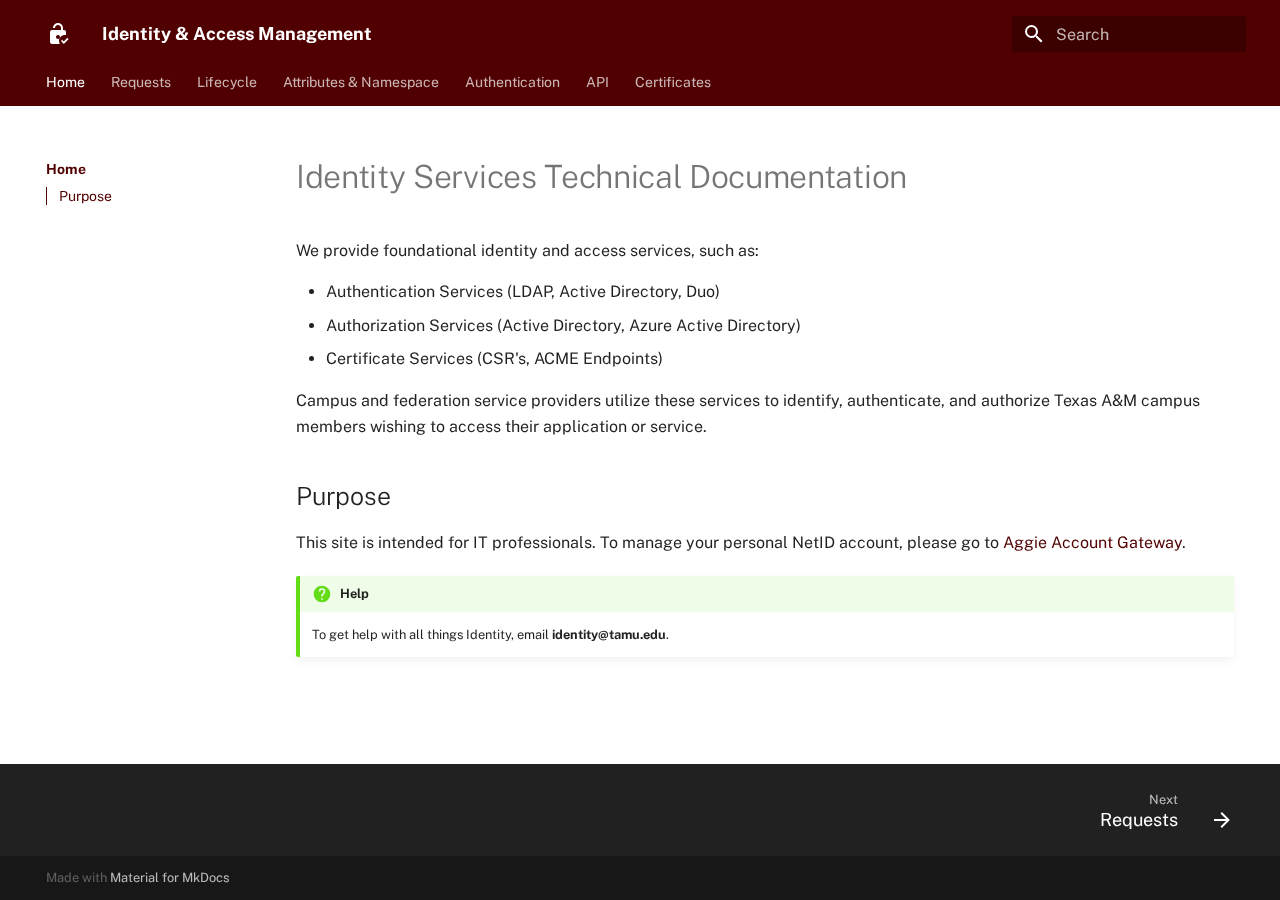
<file: index.html>
<!doctype html>
<html lang="en" class="no-js">
  <head>
    
      <meta charset="utf-8">
      <meta name="viewport" content="width=device-width,initial-scale=1">
      
      
      
        <link rel="canonical" href="https://docs.identity.tamu.edu/">
      
      <link rel="icon" href="img/aip2.png">
      <meta name="generator" content="mkdocs-1.3.0, mkdocs-material-8.2.11">
    
    
      
        <title>Identity & Access Management</title>
      
    
    
      <link rel="stylesheet" href="assets/stylesheets/main.8c5ef100.min.css">
      
        
        <link rel="stylesheet" href="assets/stylesheets/palette.9647289d.min.css">
        
      
    
    
    
      
        
        
        <link rel="preconnect" href="https://fonts.gstatic.com" crossorigin>
        <link rel="stylesheet" href="https://fonts.googleapis.com/css?family=Public+Sans:300,300i,400,400i,700,700i%7CRoboto+Mono:400,400i,700,700i&display=fallback">
        <style>:root{--md-text-font:"Public Sans";--md-code-font:"Roboto Mono"}</style>
      
    
    
      <link rel="stylesheet" href="css/tamu.css">
    
    <script>__md_scope=new URL(".",location),__md_get=(e,_=localStorage,t=__md_scope)=>JSON.parse(_.getItem(t.pathname+"."+e)),__md_set=(e,_,t=localStorage,a=__md_scope)=>{try{t.setItem(a.pathname+"."+e,JSON.stringify(_))}catch(e){}}</script>
    
      

    
    
  </head>
  
  
    
    
    
    
    
    <body dir="ltr" data-md-color-scheme="default" data-md-color-primary="" data-md-color-accent="">
  
    
    
    <input class="md-toggle" data-md-toggle="drawer" type="checkbox" id="__drawer" autocomplete="off">
    <input class="md-toggle" data-md-toggle="search" type="checkbox" id="__search" autocomplete="off">
    <label class="md-overlay" for="__drawer"></label>
    <div data-md-component="skip">
      
        
        <a href="#identity-services-technical-documentation" class="md-skip">
          Skip to content
        </a>
      
    </div>
    <div data-md-component="announce">
      
    </div>
    
    
      

<header class="md-header" data-md-component="header">
  <nav class="md-header__inner md-grid" aria-label="Header">
    <a href="." title="Identity &amp; Access Management" class="md-header__button md-logo" aria-label="Identity & Access Management" data-md-component="logo">
      
  
  <svg xmlns="http://www.w3.org/2000/svg" viewBox="0 0 24 24"><path d="M19 13c.34 0 .67.04 1 .09V10a2 2 0 0 0-2-2h-1V6c0-2.76-2.24-5-5-5S7 3.24 7 6h2c0-1.66 1.34-3 3-3s3 1.34 3 3v2H6a2 2 0 0 0-2 2v10a2 2 0 0 0 2 2h7.81c-.51-.88-.81-1.9-.81-3 0-3.31 2.69-6 6-6m-7 4c-1.1 0-2-.89-2-2s.9-2 2-2 2 .9 2 2-.89 2-2 2m10.5.25L17.75 22 15 19l1.16-1.16 1.59 1.59 3.59-3.59 1.16 1.41Z"/></svg>

    </a>
    <label class="md-header__button md-icon" for="__drawer">
      <svg xmlns="http://www.w3.org/2000/svg" viewBox="0 0 24 24"><path d="M3 6h18v2H3V6m0 5h18v2H3v-2m0 5h18v2H3v-2Z"/></svg>
    </label>
    <div class="md-header__title" data-md-component="header-title">
      <div class="md-header__ellipsis">
        <div class="md-header__topic">
          <span class="md-ellipsis">
            Identity & Access Management
          </span>
        </div>
        <div class="md-header__topic" data-md-component="header-topic">
          <span class="md-ellipsis">
            
              Home
            
          </span>
        </div>
      </div>
    </div>
    
    
    
      <label class="md-header__button md-icon" for="__search">
        <svg xmlns="http://www.w3.org/2000/svg" viewBox="0 0 24 24"><path d="M9.5 3A6.5 6.5 0 0 1 16 9.5c0 1.61-.59 3.09-1.56 4.23l.27.27h.79l5 5-1.5 1.5-5-5v-.79l-.27-.27A6.516 6.516 0 0 1 9.5 16 6.5 6.5 0 0 1 3 9.5 6.5 6.5 0 0 1 9.5 3m0 2C7 5 5 7 5 9.5S7 14 9.5 14 14 12 14 9.5 12 5 9.5 5Z"/></svg>
      </label>
      <div class="md-search" data-md-component="search" role="dialog">
  <label class="md-search__overlay" for="__search"></label>
  <div class="md-search__inner" role="search">
    <form class="md-search__form" name="search">
      <input type="text" class="md-search__input" name="query" aria-label="Search" placeholder="Search" autocapitalize="off" autocorrect="off" autocomplete="off" spellcheck="false" data-md-component="search-query" required>
      <label class="md-search__icon md-icon" for="__search">
        <svg xmlns="http://www.w3.org/2000/svg" viewBox="0 0 24 24"><path d="M9.5 3A6.5 6.5 0 0 1 16 9.5c0 1.61-.59 3.09-1.56 4.23l.27.27h.79l5 5-1.5 1.5-5-5v-.79l-.27-.27A6.516 6.516 0 0 1 9.5 16 6.5 6.5 0 0 1 3 9.5 6.5 6.5 0 0 1 9.5 3m0 2C7 5 5 7 5 9.5S7 14 9.5 14 14 12 14 9.5 12 5 9.5 5Z"/></svg>
        <svg xmlns="http://www.w3.org/2000/svg" viewBox="0 0 24 24"><path d="M20 11v2H8l5.5 5.5-1.42 1.42L4.16 12l7.92-7.92L13.5 5.5 8 11h12Z"/></svg>
      </label>
      <nav class="md-search__options" aria-label="Search">
        
        <button type="reset" class="md-search__icon md-icon" aria-label="Clear" tabindex="-1">
          <svg xmlns="http://www.w3.org/2000/svg" viewBox="0 0 24 24"><path d="M19 6.41 17.59 5 12 10.59 6.41 5 5 6.41 10.59 12 5 17.59 6.41 19 12 13.41 17.59 19 19 17.59 13.41 12 19 6.41Z"/></svg>
        </button>
      </nav>
      
    </form>
    <div class="md-search__output">
      <div class="md-search__scrollwrap" data-md-scrollfix>
        <div class="md-search-result" data-md-component="search-result">
          <div class="md-search-result__meta">
            Initializing search
          </div>
          <ol class="md-search-result__list"></ol>
        </div>
      </div>
    </div>
  </div>
</div>
    
    
  </nav>
  
</header>
    
    <div class="md-container" data-md-component="container">
      
      
        
          
            
<nav class="md-tabs" aria-label="Tabs" data-md-component="tabs">
  <div class="md-tabs__inner md-grid">
    <ul class="md-tabs__list">
      
        
  
  
    
  


  <li class="md-tabs__item">
    <a href="." class="md-tabs__link md-tabs__link--active">
      Home
    </a>
  </li>

      
        
  
  


  <li class="md-tabs__item">
    <a href="requests/" class="md-tabs__link">
      Requests
    </a>
  </li>

      
        
  
  


  <li class="md-tabs__item">
    <a href="lifecycle/index.md" class="md-tabs__link">
      Lifecycle
    </a>
  </li>

      
        
  
  


  <li class="md-tabs__item">
    <a href="attributes/index.md" class="md-tabs__link">
      Attributes & Namespace
    </a>
  </li>

      
        
  
  


  <li class="md-tabs__item">
    <a href="authentication/index.md" class="md-tabs__link">
      Authentication
    </a>
  </li>

      
        
  
  


  <li class="md-tabs__item">
    <a href="api/" class="md-tabs__link">
      API
    </a>
  </li>

      
        
  
  


  <li class="md-tabs__item">
    <a href="certs/" class="md-tabs__link">
      Certificates
    </a>
  </li>

      
    </ul>
  </div>
</nav>
          
        
      
      <main class="md-main" data-md-component="main">
        <div class="md-main__inner md-grid">
          
            
              
              <div class="md-sidebar md-sidebar--primary" data-md-component="sidebar" data-md-type="navigation" >
                <div class="md-sidebar__scrollwrap">
                  <div class="md-sidebar__inner">
                    

  


  

<nav class="md-nav md-nav--primary md-nav--lifted md-nav--integrated" aria-label="Navigation" data-md-level="0">
  <label class="md-nav__title" for="__drawer">
    <a href="." title="Identity &amp; Access Management" class="md-nav__button md-logo" aria-label="Identity & Access Management" data-md-component="logo">
      
  
  <svg xmlns="http://www.w3.org/2000/svg" viewBox="0 0 24 24"><path d="M19 13c.34 0 .67.04 1 .09V10a2 2 0 0 0-2-2h-1V6c0-2.76-2.24-5-5-5S7 3.24 7 6h2c0-1.66 1.34-3 3-3s3 1.34 3 3v2H6a2 2 0 0 0-2 2v10a2 2 0 0 0 2 2h7.81c-.51-.88-.81-1.9-.81-3 0-3.31 2.69-6 6-6m-7 4c-1.1 0-2-.89-2-2s.9-2 2-2 2 .9 2 2-.89 2-2 2m10.5.25L17.75 22 15 19l1.16-1.16 1.59 1.59 3.59-3.59 1.16 1.41Z"/></svg>

    </a>
    Identity & Access Management
  </label>
  
  <ul class="md-nav__list" data-md-scrollfix>
    
      
      
      

  
  
    
  
  
    <li class="md-nav__item md-nav__item--active">
      
      <input class="md-nav__toggle md-toggle" data-md-toggle="toc" type="checkbox" id="__toc">
      
      
        
      
      
        <label class="md-nav__link md-nav__link--active" for="__toc">
          Home
          <span class="md-nav__icon md-icon"></span>
        </label>
      
      <a href="." class="md-nav__link md-nav__link--active">
        Home
      </a>
      
        

<nav class="md-nav md-nav--secondary" aria-label="Table of contents">
  
  
  
    
  
  
    <label class="md-nav__title" for="__toc">
      <span class="md-nav__icon md-icon"></span>
      Table of contents
    </label>
    <ul class="md-nav__list" data-md-component="toc" data-md-scrollfix>
      
        <li class="md-nav__item">
  <a href="#purpose" class="md-nav__link">
    Purpose
  </a>
  
</li>
      
    </ul>
  
</nav>
      
    </li>
  

    
      
      
      

  
  
  
    <li class="md-nav__item">
      <a href="requests/" class="md-nav__link">
        Requests
      </a>
    </li>
  

    
      
      
      

  
  
  
    <li class="md-nav__item">
      <a href="lifecycle/index.md" class="md-nav__link">
        Lifecycle
      </a>
    </li>
  

    
      
      
      

  
  
  
    <li class="md-nav__item">
      <a href="attributes/index.md" class="md-nav__link">
        Attributes & Namespace
      </a>
    </li>
  

    
      
      
      

  
  
  
    <li class="md-nav__item">
      <a href="authentication/index.md" class="md-nav__link">
        Authentication
      </a>
    </li>
  

    
      
      
      

  
  
  
    <li class="md-nav__item">
      <a href="api/" class="md-nav__link">
        API
      </a>
    </li>
  

    
      
      
      

  
  
  
    <li class="md-nav__item">
      <a href="certs/" class="md-nav__link">
        Certificates
      </a>
    </li>
  

    
  </ul>
</nav>
                  </div>
                </div>
              </div>
            
            
          
          <div class="md-content" data-md-component="content">
            <article class="md-content__inner md-typeset">
              
                


<h1 id="identity-services-technical-documentation">Identity Services Technical Documentation</h1>
<p>We provide foundational identity and access services, such as:</p>
<ul>
<li>Authentication Services (LDAP, Active Directory, Duo)</li>
<li>Authorization Services (Active Directory, Azure Active Directory)</li>
<li>Certificate Services (CSR's, ACME Endpoints)</li>
</ul>
<p>Campus and federation service providers utilize these services to identify, authenticate, and authorize Texas A&amp;M campus members wishing to access their application or service.</p>
<h2 id="purpose">Purpose</h2>
<p>This site is intended for IT professionals. To manage your personal NetID account, please go to <a href="https://gateway.tamu.edu">Aggie Account Gateway</a>.</p>
<div class="admonition help">
<p class="admonition-title">Help</p>
<p>To get help with all things Identity, email <strong>identity@tamu.edu</strong>.</p>
</div>

              
            </article>
          </div>
        </div>
        
          <a href="#" class="md-top md-icon" data-md-component="top" data-md-state="hidden">
            <svg xmlns="http://www.w3.org/2000/svg" viewBox="0 0 24 24"><path d="M13 20h-2V8l-5.5 5.5-1.42-1.42L12 4.16l7.92 7.92-1.42 1.42L13 8v12Z"/></svg>
            Back to top
          </a>
        
      </main>
      
        <footer class="md-footer">
  
    <nav class="md-footer__inner md-grid" aria-label="Footer">
      
      
        
        <a href="requests/" class="md-footer__link md-footer__link--next" aria-label="Next: Requests" rel="next">
          <div class="md-footer__title">
            <div class="md-ellipsis">
              <span class="md-footer__direction">
                Next
              </span>
              Requests
            </div>
          </div>
          <div class="md-footer__button md-icon">
            <svg xmlns="http://www.w3.org/2000/svg" viewBox="0 0 24 24"><path d="M4 11v2h12l-5.5 5.5 1.42 1.42L19.84 12l-7.92-7.92L10.5 5.5 16 11H4Z"/></svg>
          </div>
        </a>
      
    </nav>
  
  <div class="md-footer-meta md-typeset">
    <div class="md-footer-meta__inner md-grid">
      <div class="md-copyright">
  
  
    Made with
    <a href="https://squidfunk.github.io/mkdocs-material/" target="_blank" rel="noopener">
      Material for MkDocs
    </a>
  
</div>
      
    </div>
  </div>
</footer>
      
    </div>
    <div class="md-dialog" data-md-component="dialog">
      <div class="md-dialog__inner md-typeset"></div>
    </div>
    <script id="__config" type="application/json">{"base": ".", "features": ["toc.follow", "navigation.top", "navigation.instant", "toc.integrate", "content.tabs.link", "navigation.tabs", "navigation.indexes"], "search": "assets/javascripts/workers/search.2a1c317c.min.js", "translations": {"clipboard.copied": "Copied to clipboard", "clipboard.copy": "Copy to clipboard", "search.config.lang": "en", "search.config.pipeline": "trimmer, stopWordFilter", "search.config.separator": "[\\s\\-]+", "search.placeholder": "Search", "search.result.more.one": "1 more on this page", "search.result.more.other": "# more on this page", "search.result.none": "No matching documents", "search.result.one": "1 matching document", "search.result.other": "# matching documents", "search.result.placeholder": "Type to start searching", "search.result.term.missing": "Missing", "select.version.title": "Select version"}}</script>
    
    
      <script src="assets/javascripts/bundle.748e2769.min.js"></script>
      
    
  </body>
</html>
</file>
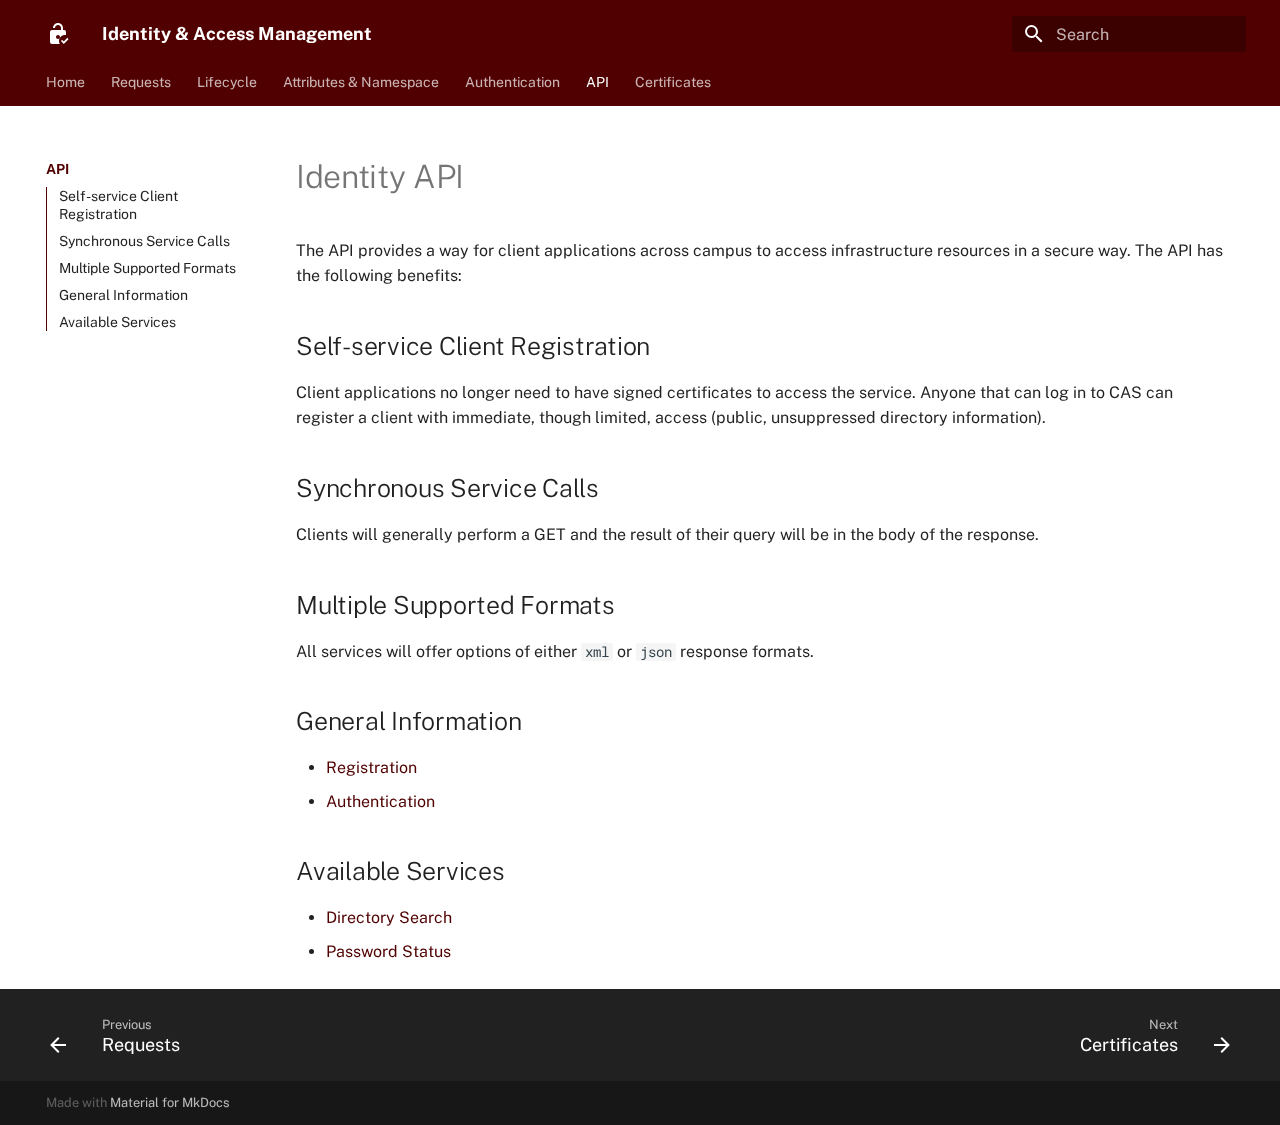
<file: api/index.html>
<!doctype html>
<html lang="en" class="no-js">
  <head>
    
      <meta charset="utf-8">
      <meta name="viewport" content="width=device-width,initial-scale=1">
      
      
      
        <link rel="canonical" href="https://docs.identity.tamu.edu/api/">
      
      <link rel="icon" href="../img/aip2.png">
      <meta name="generator" content="mkdocs-1.3.0, mkdocs-material-8.2.11">
    
    
      
        <title>API - Identity & Access Management</title>
      
    
    
      <link rel="stylesheet" href="../assets/stylesheets/main.8c5ef100.min.css">
      
        
        <link rel="stylesheet" href="../assets/stylesheets/palette.9647289d.min.css">
        
      
    
    
    
      
        
        
        <link rel="preconnect" href="https://fonts.gstatic.com" crossorigin>
        <link rel="stylesheet" href="https://fonts.googleapis.com/css?family=Public+Sans:300,300i,400,400i,700,700i%7CRoboto+Mono:400,400i,700,700i&display=fallback">
        <style>:root{--md-text-font:"Public Sans";--md-code-font:"Roboto Mono"}</style>
      
    
    
      <link rel="stylesheet" href="../css/tamu.css">
    
    <script>__md_scope=new URL("..",location),__md_get=(e,_=localStorage,t=__md_scope)=>JSON.parse(_.getItem(t.pathname+"."+e)),__md_set=(e,_,t=localStorage,a=__md_scope)=>{try{t.setItem(a.pathname+"."+e,JSON.stringify(_))}catch(e){}}</script>
    
      

    
    
  </head>
  
  
    
    
    
    
    
    <body dir="ltr" data-md-color-scheme="default" data-md-color-primary="" data-md-color-accent="">
  
    
    
    <input class="md-toggle" data-md-toggle="drawer" type="checkbox" id="__drawer" autocomplete="off">
    <input class="md-toggle" data-md-toggle="search" type="checkbox" id="__search" autocomplete="off">
    <label class="md-overlay" for="__drawer"></label>
    <div data-md-component="skip">
      
        
        <a href="#identity-api" class="md-skip">
          Skip to content
        </a>
      
    </div>
    <div data-md-component="announce">
      
    </div>
    
    
      

<header class="md-header" data-md-component="header">
  <nav class="md-header__inner md-grid" aria-label="Header">
    <a href=".." title="Identity &amp; Access Management" class="md-header__button md-logo" aria-label="Identity & Access Management" data-md-component="logo">
      
  
  <svg xmlns="http://www.w3.org/2000/svg" viewBox="0 0 24 24"><path d="M19 13c.34 0 .67.04 1 .09V10a2 2 0 0 0-2-2h-1V6c0-2.76-2.24-5-5-5S7 3.24 7 6h2c0-1.66 1.34-3 3-3s3 1.34 3 3v2H6a2 2 0 0 0-2 2v10a2 2 0 0 0 2 2h7.81c-.51-.88-.81-1.9-.81-3 0-3.31 2.69-6 6-6m-7 4c-1.1 0-2-.89-2-2s.9-2 2-2 2 .9 2 2-.89 2-2 2m10.5.25L17.75 22 15 19l1.16-1.16 1.59 1.59 3.59-3.59 1.16 1.41Z"/></svg>

    </a>
    <label class="md-header__button md-icon" for="__drawer">
      <svg xmlns="http://www.w3.org/2000/svg" viewBox="0 0 24 24"><path d="M3 6h18v2H3V6m0 5h18v2H3v-2m0 5h18v2H3v-2Z"/></svg>
    </label>
    <div class="md-header__title" data-md-component="header-title">
      <div class="md-header__ellipsis">
        <div class="md-header__topic">
          <span class="md-ellipsis">
            Identity & Access Management
          </span>
        </div>
        <div class="md-header__topic" data-md-component="header-topic">
          <span class="md-ellipsis">
            
              API
            
          </span>
        </div>
      </div>
    </div>
    
    
    
      <label class="md-header__button md-icon" for="__search">
        <svg xmlns="http://www.w3.org/2000/svg" viewBox="0 0 24 24"><path d="M9.5 3A6.5 6.5 0 0 1 16 9.5c0 1.61-.59 3.09-1.56 4.23l.27.27h.79l5 5-1.5 1.5-5-5v-.79l-.27-.27A6.516 6.516 0 0 1 9.5 16 6.5 6.5 0 0 1 3 9.5 6.5 6.5 0 0 1 9.5 3m0 2C7 5 5 7 5 9.5S7 14 9.5 14 14 12 14 9.5 12 5 9.5 5Z"/></svg>
      </label>
      <div class="md-search" data-md-component="search" role="dialog">
  <label class="md-search__overlay" for="__search"></label>
  <div class="md-search__inner" role="search">
    <form class="md-search__form" name="search">
      <input type="text" class="md-search__input" name="query" aria-label="Search" placeholder="Search" autocapitalize="off" autocorrect="off" autocomplete="off" spellcheck="false" data-md-component="search-query" required>
      <label class="md-search__icon md-icon" for="__search">
        <svg xmlns="http://www.w3.org/2000/svg" viewBox="0 0 24 24"><path d="M9.5 3A6.5 6.5 0 0 1 16 9.5c0 1.61-.59 3.09-1.56 4.23l.27.27h.79l5 5-1.5 1.5-5-5v-.79l-.27-.27A6.516 6.516 0 0 1 9.5 16 6.5 6.5 0 0 1 3 9.5 6.5 6.5 0 0 1 9.5 3m0 2C7 5 5 7 5 9.5S7 14 9.5 14 14 12 14 9.5 12 5 9.5 5Z"/></svg>
        <svg xmlns="http://www.w3.org/2000/svg" viewBox="0 0 24 24"><path d="M20 11v2H8l5.5 5.5-1.42 1.42L4.16 12l7.92-7.92L13.5 5.5 8 11h12Z"/></svg>
      </label>
      <nav class="md-search__options" aria-label="Search">
        
        <button type="reset" class="md-search__icon md-icon" aria-label="Clear" tabindex="-1">
          <svg xmlns="http://www.w3.org/2000/svg" viewBox="0 0 24 24"><path d="M19 6.41 17.59 5 12 10.59 6.41 5 5 6.41 10.59 12 5 17.59 6.41 19 12 13.41 17.59 19 19 17.59 13.41 12 19 6.41Z"/></svg>
        </button>
      </nav>
      
    </form>
    <div class="md-search__output">
      <div class="md-search__scrollwrap" data-md-scrollfix>
        <div class="md-search-result" data-md-component="search-result">
          <div class="md-search-result__meta">
            Initializing search
          </div>
          <ol class="md-search-result__list"></ol>
        </div>
      </div>
    </div>
  </div>
</div>
    
    
  </nav>
  
</header>
    
    <div class="md-container" data-md-component="container">
      
      
        
          
            
<nav class="md-tabs" aria-label="Tabs" data-md-component="tabs">
  <div class="md-tabs__inner md-grid">
    <ul class="md-tabs__list">
      
        
  
  


  <li class="md-tabs__item">
    <a href=".." class="md-tabs__link">
      Home
    </a>
  </li>

      
        
  
  


  <li class="md-tabs__item">
    <a href="../requests/" class="md-tabs__link">
      Requests
    </a>
  </li>

      
        
  
  


  <li class="md-tabs__item">
    <a href="../lifecycle/index.md" class="md-tabs__link">
      Lifecycle
    </a>
  </li>

      
        
  
  


  <li class="md-tabs__item">
    <a href="../attributes/index.md" class="md-tabs__link">
      Attributes & Namespace
    </a>
  </li>

      
        
  
  


  <li class="md-tabs__item">
    <a href="../authentication/index.md" class="md-tabs__link">
      Authentication
    </a>
  </li>

      
        
  
  
    
  


  <li class="md-tabs__item">
    <a href="./" class="md-tabs__link md-tabs__link--active">
      API
    </a>
  </li>

      
        
  
  


  <li class="md-tabs__item">
    <a href="../certs/" class="md-tabs__link">
      Certificates
    </a>
  </li>

      
    </ul>
  </div>
</nav>
          
        
      
      <main class="md-main" data-md-component="main">
        <div class="md-main__inner md-grid">
          
            
              
              <div class="md-sidebar md-sidebar--primary" data-md-component="sidebar" data-md-type="navigation" >
                <div class="md-sidebar__scrollwrap">
                  <div class="md-sidebar__inner">
                    

  


  

<nav class="md-nav md-nav--primary md-nav--lifted md-nav--integrated" aria-label="Navigation" data-md-level="0">
  <label class="md-nav__title" for="__drawer">
    <a href=".." title="Identity &amp; Access Management" class="md-nav__button md-logo" aria-label="Identity & Access Management" data-md-component="logo">
      
  
  <svg xmlns="http://www.w3.org/2000/svg" viewBox="0 0 24 24"><path d="M19 13c.34 0 .67.04 1 .09V10a2 2 0 0 0-2-2h-1V6c0-2.76-2.24-5-5-5S7 3.24 7 6h2c0-1.66 1.34-3 3-3s3 1.34 3 3v2H6a2 2 0 0 0-2 2v10a2 2 0 0 0 2 2h7.81c-.51-.88-.81-1.9-.81-3 0-3.31 2.69-6 6-6m-7 4c-1.1 0-2-.89-2-2s.9-2 2-2 2 .9 2 2-.89 2-2 2m10.5.25L17.75 22 15 19l1.16-1.16 1.59 1.59 3.59-3.59 1.16 1.41Z"/></svg>

    </a>
    Identity & Access Management
  </label>
  
  <ul class="md-nav__list" data-md-scrollfix>
    
      
      
      

  
  
  
    <li class="md-nav__item">
      <a href=".." class="md-nav__link">
        Home
      </a>
    </li>
  

    
      
      
      

  
  
  
    <li class="md-nav__item">
      <a href="../requests/" class="md-nav__link">
        Requests
      </a>
    </li>
  

    
      
      
      

  
  
  
    <li class="md-nav__item">
      <a href="../lifecycle/index.md" class="md-nav__link">
        Lifecycle
      </a>
    </li>
  

    
      
      
      

  
  
  
    <li class="md-nav__item">
      <a href="../attributes/index.md" class="md-nav__link">
        Attributes & Namespace
      </a>
    </li>
  

    
      
      
      

  
  
  
    <li class="md-nav__item">
      <a href="../authentication/index.md" class="md-nav__link">
        Authentication
      </a>
    </li>
  

    
      
      
      

  
  
    
  
  
    <li class="md-nav__item md-nav__item--active">
      
      <input class="md-nav__toggle md-toggle" data-md-toggle="toc" type="checkbox" id="__toc">
      
      
        
      
      
        <label class="md-nav__link md-nav__link--active" for="__toc">
          API
          <span class="md-nav__icon md-icon"></span>
        </label>
      
      <a href="./" class="md-nav__link md-nav__link--active">
        API
      </a>
      
        

<nav class="md-nav md-nav--secondary" aria-label="Table of contents">
  
  
  
    
  
  
    <label class="md-nav__title" for="__toc">
      <span class="md-nav__icon md-icon"></span>
      Table of contents
    </label>
    <ul class="md-nav__list" data-md-component="toc" data-md-scrollfix>
      
        <li class="md-nav__item">
  <a href="#self-service-client-registration" class="md-nav__link">
    Self-service Client Registration
  </a>
  
</li>
      
        <li class="md-nav__item">
  <a href="#synchronous-service-calls" class="md-nav__link">
    Synchronous Service Calls
  </a>
  
</li>
      
        <li class="md-nav__item">
  <a href="#multiple-supported-formats" class="md-nav__link">
    Multiple Supported Formats
  </a>
  
</li>
      
        <li class="md-nav__item">
  <a href="#general-information" class="md-nav__link">
    General Information
  </a>
  
</li>
      
        <li class="md-nav__item">
  <a href="#available-services" class="md-nav__link">
    Available Services
  </a>
  
</li>
      
    </ul>
  
</nav>
      
    </li>
  

    
      
      
      

  
  
  
    <li class="md-nav__item">
      <a href="../certs/" class="md-nav__link">
        Certificates
      </a>
    </li>
  

    
  </ul>
</nav>
                  </div>
                </div>
              </div>
            
            
          
          <div class="md-content" data-md-component="content">
            <article class="md-content__inner md-typeset">
              
                


<h1 id="identity-api">Identity API</h1>
<p>The API provides a way for client applications across campus to access infrastructure resources in a secure way. The API has the following benefits: </p>
<h2 id="self-service-client-registration">Self-service Client Registration</h2>
<p>Client applications no longer need to have signed certificates to access the service. Anyone that can log in to CAS can register a client with immediate, though limited, access (public, unsuppressed directory information).</p>
<h2 id="synchronous-service-calls">Synchronous Service Calls</h2>
<p>Clients will generally perform a GET and the result of their query will be in the body of the response. </p>
<h2 id="multiple-supported-formats">Multiple Supported Formats</h2>
<p>All services will offer options of either <code>xml</code> or <code>json</code> response formats.</p>
<h2 id="general-information">General Information</h2>
<ul>
<li><a href="registration/">Registration</a></li>
<li><a href="authentication.md">Authentication</a></li>
</ul>
<h2 id="available-services">Available Services</h2>
<ul>
<li><a href="directory_search.md">Directory Search</a></li>
<li><a href="password_status.md">Password Status</a></li>
</ul>

              
            </article>
          </div>
        </div>
        
          <a href="#" class="md-top md-icon" data-md-component="top" data-md-state="hidden">
            <svg xmlns="http://www.w3.org/2000/svg" viewBox="0 0 24 24"><path d="M13 20h-2V8l-5.5 5.5-1.42-1.42L12 4.16l7.92 7.92-1.42 1.42L13 8v12Z"/></svg>
            Back to top
          </a>
        
      </main>
      
        <footer class="md-footer">
  
    <nav class="md-footer__inner md-grid" aria-label="Footer">
      
        
        <a href="../requests/" class="md-footer__link md-footer__link--prev" aria-label="Previous: Requests" rel="prev">
          <div class="md-footer__button md-icon">
            <svg xmlns="http://www.w3.org/2000/svg" viewBox="0 0 24 24"><path d="M20 11v2H8l5.5 5.5-1.42 1.42L4.16 12l7.92-7.92L13.5 5.5 8 11h12Z"/></svg>
          </div>
          <div class="md-footer__title">
            <div class="md-ellipsis">
              <span class="md-footer__direction">
                Previous
              </span>
              Requests
            </div>
          </div>
        </a>
      
      
        
        <a href="../certs/" class="md-footer__link md-footer__link--next" aria-label="Next: Certificates" rel="next">
          <div class="md-footer__title">
            <div class="md-ellipsis">
              <span class="md-footer__direction">
                Next
              </span>
              Certificates
            </div>
          </div>
          <div class="md-footer__button md-icon">
            <svg xmlns="http://www.w3.org/2000/svg" viewBox="0 0 24 24"><path d="M4 11v2h12l-5.5 5.5 1.42 1.42L19.84 12l-7.92-7.92L10.5 5.5 16 11H4Z"/></svg>
          </div>
        </a>
      
    </nav>
  
  <div class="md-footer-meta md-typeset">
    <div class="md-footer-meta__inner md-grid">
      <div class="md-copyright">
  
  
    Made with
    <a href="https://squidfunk.github.io/mkdocs-material/" target="_blank" rel="noopener">
      Material for MkDocs
    </a>
  
</div>
      
    </div>
  </div>
</footer>
      
    </div>
    <div class="md-dialog" data-md-component="dialog">
      <div class="md-dialog__inner md-typeset"></div>
    </div>
    <script id="__config" type="application/json">{"base": "..", "features": ["toc.follow", "navigation.top", "navigation.instant", "toc.integrate", "content.tabs.link", "navigation.tabs", "navigation.indexes"], "search": "../assets/javascripts/workers/search.2a1c317c.min.js", "translations": {"clipboard.copied": "Copied to clipboard", "clipboard.copy": "Copy to clipboard", "search.config.lang": "en", "search.config.pipeline": "trimmer, stopWordFilter", "search.config.separator": "[\\s\\-]+", "search.placeholder": "Search", "search.result.more.one": "1 more on this page", "search.result.more.other": "# more on this page", "search.result.none": "No matching documents", "search.result.one": "1 matching document", "search.result.other": "# matching documents", "search.result.placeholder": "Type to start searching", "search.result.term.missing": "Missing", "select.version.title": "Select version"}}</script>
    
    
      <script src="../assets/javascripts/bundle.748e2769.min.js"></script>
      
    
  </body>
</html>
</file>
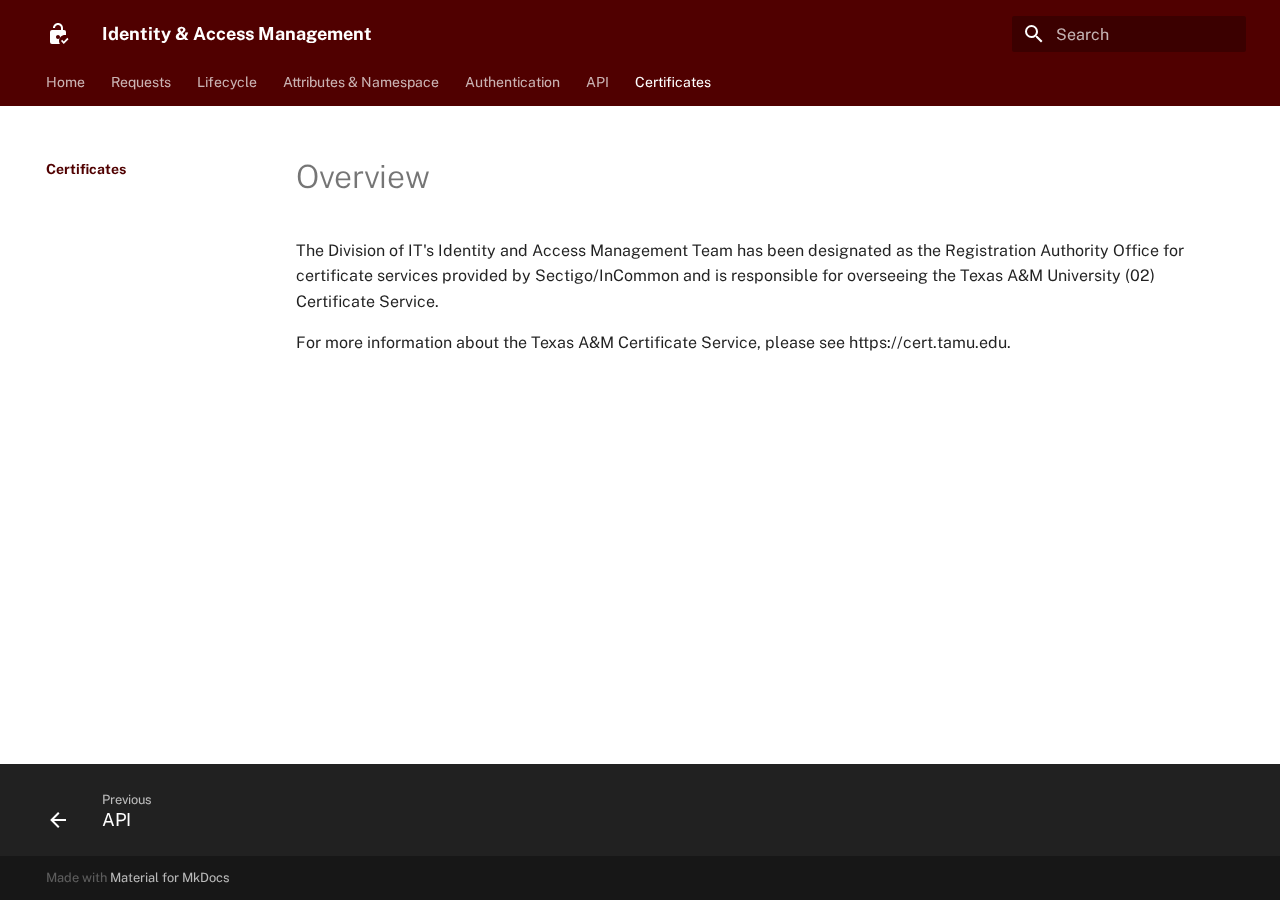
<file: certs/index.html>
<!doctype html>
<html lang="en" class="no-js">
  <head>
    
      <meta charset="utf-8">
      <meta name="viewport" content="width=device-width,initial-scale=1">
      
      
      
        <link rel="canonical" href="https://docs.identity.tamu.edu/certs/">
      
      <link rel="icon" href="../img/aip2.png">
      <meta name="generator" content="mkdocs-1.3.0, mkdocs-material-8.2.11">
    
    
      
        <title>Certificates - Identity & Access Management</title>
      
    
    
      <link rel="stylesheet" href="../assets/stylesheets/main.8c5ef100.min.css">
      
        
        <link rel="stylesheet" href="../assets/stylesheets/palette.9647289d.min.css">
        
      
    
    
    
      
        
        
        <link rel="preconnect" href="https://fonts.gstatic.com" crossorigin>
        <link rel="stylesheet" href="https://fonts.googleapis.com/css?family=Public+Sans:300,300i,400,400i,700,700i%7CRoboto+Mono:400,400i,700,700i&display=fallback">
        <style>:root{--md-text-font:"Public Sans";--md-code-font:"Roboto Mono"}</style>
      
    
    
      <link rel="stylesheet" href="../css/tamu.css">
    
    <script>__md_scope=new URL("..",location),__md_get=(e,_=localStorage,t=__md_scope)=>JSON.parse(_.getItem(t.pathname+"."+e)),__md_set=(e,_,t=localStorage,a=__md_scope)=>{try{t.setItem(a.pathname+"."+e,JSON.stringify(_))}catch(e){}}</script>
    
      

    
    
  </head>
  
  
    
    
    
    
    
    <body dir="ltr" data-md-color-scheme="default" data-md-color-primary="" data-md-color-accent="">
  
    
    
    <input class="md-toggle" data-md-toggle="drawer" type="checkbox" id="__drawer" autocomplete="off">
    <input class="md-toggle" data-md-toggle="search" type="checkbox" id="__search" autocomplete="off">
    <label class="md-overlay" for="__drawer"></label>
    <div data-md-component="skip">
      
        
        <a href="#overview" class="md-skip">
          Skip to content
        </a>
      
    </div>
    <div data-md-component="announce">
      
    </div>
    
    
      

<header class="md-header" data-md-component="header">
  <nav class="md-header__inner md-grid" aria-label="Header">
    <a href=".." title="Identity &amp; Access Management" class="md-header__button md-logo" aria-label="Identity & Access Management" data-md-component="logo">
      
  
  <svg xmlns="http://www.w3.org/2000/svg" viewBox="0 0 24 24"><path d="M19 13c.34 0 .67.04 1 .09V10a2 2 0 0 0-2-2h-1V6c0-2.76-2.24-5-5-5S7 3.24 7 6h2c0-1.66 1.34-3 3-3s3 1.34 3 3v2H6a2 2 0 0 0-2 2v10a2 2 0 0 0 2 2h7.81c-.51-.88-.81-1.9-.81-3 0-3.31 2.69-6 6-6m-7 4c-1.1 0-2-.89-2-2s.9-2 2-2 2 .9 2 2-.89 2-2 2m10.5.25L17.75 22 15 19l1.16-1.16 1.59 1.59 3.59-3.59 1.16 1.41Z"/></svg>

    </a>
    <label class="md-header__button md-icon" for="__drawer">
      <svg xmlns="http://www.w3.org/2000/svg" viewBox="0 0 24 24"><path d="M3 6h18v2H3V6m0 5h18v2H3v-2m0 5h18v2H3v-2Z"/></svg>
    </label>
    <div class="md-header__title" data-md-component="header-title">
      <div class="md-header__ellipsis">
        <div class="md-header__topic">
          <span class="md-ellipsis">
            Identity & Access Management
          </span>
        </div>
        <div class="md-header__topic" data-md-component="header-topic">
          <span class="md-ellipsis">
            
              Certificates
            
          </span>
        </div>
      </div>
    </div>
    
    
    
      <label class="md-header__button md-icon" for="__search">
        <svg xmlns="http://www.w3.org/2000/svg" viewBox="0 0 24 24"><path d="M9.5 3A6.5 6.5 0 0 1 16 9.5c0 1.61-.59 3.09-1.56 4.23l.27.27h.79l5 5-1.5 1.5-5-5v-.79l-.27-.27A6.516 6.516 0 0 1 9.5 16 6.5 6.5 0 0 1 3 9.5 6.5 6.5 0 0 1 9.5 3m0 2C7 5 5 7 5 9.5S7 14 9.5 14 14 12 14 9.5 12 5 9.5 5Z"/></svg>
      </label>
      <div class="md-search" data-md-component="search" role="dialog">
  <label class="md-search__overlay" for="__search"></label>
  <div class="md-search__inner" role="search">
    <form class="md-search__form" name="search">
      <input type="text" class="md-search__input" name="query" aria-label="Search" placeholder="Search" autocapitalize="off" autocorrect="off" autocomplete="off" spellcheck="false" data-md-component="search-query" required>
      <label class="md-search__icon md-icon" for="__search">
        <svg xmlns="http://www.w3.org/2000/svg" viewBox="0 0 24 24"><path d="M9.5 3A6.5 6.5 0 0 1 16 9.5c0 1.61-.59 3.09-1.56 4.23l.27.27h.79l5 5-1.5 1.5-5-5v-.79l-.27-.27A6.516 6.516 0 0 1 9.5 16 6.5 6.5 0 0 1 3 9.5 6.5 6.5 0 0 1 9.5 3m0 2C7 5 5 7 5 9.5S7 14 9.5 14 14 12 14 9.5 12 5 9.5 5Z"/></svg>
        <svg xmlns="http://www.w3.org/2000/svg" viewBox="0 0 24 24"><path d="M20 11v2H8l5.5 5.5-1.42 1.42L4.16 12l7.92-7.92L13.5 5.5 8 11h12Z"/></svg>
      </label>
      <nav class="md-search__options" aria-label="Search">
        
        <button type="reset" class="md-search__icon md-icon" aria-label="Clear" tabindex="-1">
          <svg xmlns="http://www.w3.org/2000/svg" viewBox="0 0 24 24"><path d="M19 6.41 17.59 5 12 10.59 6.41 5 5 6.41 10.59 12 5 17.59 6.41 19 12 13.41 17.59 19 19 17.59 13.41 12 19 6.41Z"/></svg>
        </button>
      </nav>
      
    </form>
    <div class="md-search__output">
      <div class="md-search__scrollwrap" data-md-scrollfix>
        <div class="md-search-result" data-md-component="search-result">
          <div class="md-search-result__meta">
            Initializing search
          </div>
          <ol class="md-search-result__list"></ol>
        </div>
      </div>
    </div>
  </div>
</div>
    
    
  </nav>
  
</header>
    
    <div class="md-container" data-md-component="container">
      
      
        
          
            
<nav class="md-tabs" aria-label="Tabs" data-md-component="tabs">
  <div class="md-tabs__inner md-grid">
    <ul class="md-tabs__list">
      
        
  
  


  <li class="md-tabs__item">
    <a href=".." class="md-tabs__link">
      Home
    </a>
  </li>

      
        
  
  


  <li class="md-tabs__item">
    <a href="../requests/" class="md-tabs__link">
      Requests
    </a>
  </li>

      
        
  
  


  <li class="md-tabs__item">
    <a href="../lifecycle/index.md" class="md-tabs__link">
      Lifecycle
    </a>
  </li>

      
        
  
  


  <li class="md-tabs__item">
    <a href="../attributes/index.md" class="md-tabs__link">
      Attributes & Namespace
    </a>
  </li>

      
        
  
  


  <li class="md-tabs__item">
    <a href="../authentication/index.md" class="md-tabs__link">
      Authentication
    </a>
  </li>

      
        
  
  


  <li class="md-tabs__item">
    <a href="../api/" class="md-tabs__link">
      API
    </a>
  </li>

      
        
  
  
    
  


  <li class="md-tabs__item">
    <a href="./" class="md-tabs__link md-tabs__link--active">
      Certificates
    </a>
  </li>

      
    </ul>
  </div>
</nav>
          
        
      
      <main class="md-main" data-md-component="main">
        <div class="md-main__inner md-grid">
          
            
              
              <div class="md-sidebar md-sidebar--primary" data-md-component="sidebar" data-md-type="navigation" >
                <div class="md-sidebar__scrollwrap">
                  <div class="md-sidebar__inner">
                    

  


  

<nav class="md-nav md-nav--primary md-nav--lifted md-nav--integrated" aria-label="Navigation" data-md-level="0">
  <label class="md-nav__title" for="__drawer">
    <a href=".." title="Identity &amp; Access Management" class="md-nav__button md-logo" aria-label="Identity & Access Management" data-md-component="logo">
      
  
  <svg xmlns="http://www.w3.org/2000/svg" viewBox="0 0 24 24"><path d="M19 13c.34 0 .67.04 1 .09V10a2 2 0 0 0-2-2h-1V6c0-2.76-2.24-5-5-5S7 3.24 7 6h2c0-1.66 1.34-3 3-3s3 1.34 3 3v2H6a2 2 0 0 0-2 2v10a2 2 0 0 0 2 2h7.81c-.51-.88-.81-1.9-.81-3 0-3.31 2.69-6 6-6m-7 4c-1.1 0-2-.89-2-2s.9-2 2-2 2 .9 2 2-.89 2-2 2m10.5.25L17.75 22 15 19l1.16-1.16 1.59 1.59 3.59-3.59 1.16 1.41Z"/></svg>

    </a>
    Identity & Access Management
  </label>
  
  <ul class="md-nav__list" data-md-scrollfix>
    
      
      
      

  
  
  
    <li class="md-nav__item">
      <a href=".." class="md-nav__link">
        Home
      </a>
    </li>
  

    
      
      
      

  
  
  
    <li class="md-nav__item">
      <a href="../requests/" class="md-nav__link">
        Requests
      </a>
    </li>
  

    
      
      
      

  
  
  
    <li class="md-nav__item">
      <a href="../lifecycle/index.md" class="md-nav__link">
        Lifecycle
      </a>
    </li>
  

    
      
      
      

  
  
  
    <li class="md-nav__item">
      <a href="../attributes/index.md" class="md-nav__link">
        Attributes & Namespace
      </a>
    </li>
  

    
      
      
      

  
  
  
    <li class="md-nav__item">
      <a href="../authentication/index.md" class="md-nav__link">
        Authentication
      </a>
    </li>
  

    
      
      
      

  
  
  
    <li class="md-nav__item">
      <a href="../api/" class="md-nav__link">
        API
      </a>
    </li>
  

    
      
      
      

  
  
    
  
  
    <li class="md-nav__item md-nav__item--active">
      
      <input class="md-nav__toggle md-toggle" data-md-toggle="toc" type="checkbox" id="__toc">
      
      
        
      
      
      <a href="./" class="md-nav__link md-nav__link--active">
        Certificates
      </a>
      
    </li>
  

    
  </ul>
</nav>
                  </div>
                </div>
              </div>
            
            
          
          <div class="md-content" data-md-component="content">
            <article class="md-content__inner md-typeset">
              
                


<h1 id="overview">Overview</h1>
<p>The Division of IT's Identity and Access Management Team has been designated as the Registration Authority Office for certificate services provided by Sectigo/InCommon and is responsible for overseeing the Texas A&amp;M University (02) Certificate Service.</p>
<p>For more information about the Texas A&amp;M Certificate Service, please see https://cert.tamu.edu.</p>

              
            </article>
          </div>
        </div>
        
          <a href="#" class="md-top md-icon" data-md-component="top" data-md-state="hidden">
            <svg xmlns="http://www.w3.org/2000/svg" viewBox="0 0 24 24"><path d="M13 20h-2V8l-5.5 5.5-1.42-1.42L12 4.16l7.92 7.92-1.42 1.42L13 8v12Z"/></svg>
            Back to top
          </a>
        
      </main>
      
        <footer class="md-footer">
  
    <nav class="md-footer__inner md-grid" aria-label="Footer">
      
        
        <a href="../api/" class="md-footer__link md-footer__link--prev" aria-label="Previous: API" rel="prev">
          <div class="md-footer__button md-icon">
            <svg xmlns="http://www.w3.org/2000/svg" viewBox="0 0 24 24"><path d="M20 11v2H8l5.5 5.5-1.42 1.42L4.16 12l7.92-7.92L13.5 5.5 8 11h12Z"/></svg>
          </div>
          <div class="md-footer__title">
            <div class="md-ellipsis">
              <span class="md-footer__direction">
                Previous
              </span>
              API
            </div>
          </div>
        </a>
      
      
    </nav>
  
  <div class="md-footer-meta md-typeset">
    <div class="md-footer-meta__inner md-grid">
      <div class="md-copyright">
  
  
    Made with
    <a href="https://squidfunk.github.io/mkdocs-material/" target="_blank" rel="noopener">
      Material for MkDocs
    </a>
  
</div>
      
    </div>
  </div>
</footer>
      
    </div>
    <div class="md-dialog" data-md-component="dialog">
      <div class="md-dialog__inner md-typeset"></div>
    </div>
    <script id="__config" type="application/json">{"base": "..", "features": ["toc.follow", "navigation.top", "navigation.instant", "toc.integrate", "content.tabs.link", "navigation.tabs", "navigation.indexes"], "search": "../assets/javascripts/workers/search.2a1c317c.min.js", "translations": {"clipboard.copied": "Copied to clipboard", "clipboard.copy": "Copy to clipboard", "search.config.lang": "en", "search.config.pipeline": "trimmer, stopWordFilter", "search.config.separator": "[\\s\\-]+", "search.placeholder": "Search", "search.result.more.one": "1 more on this page", "search.result.more.other": "# more on this page", "search.result.none": "No matching documents", "search.result.one": "1 matching document", "search.result.other": "# matching documents", "search.result.placeholder": "Type to start searching", "search.result.term.missing": "Missing", "select.version.title": "Select version"}}</script>
    
    
      <script src="../assets/javascripts/bundle.748e2769.min.js"></script>
      
    
  </body>
</html>
</file>
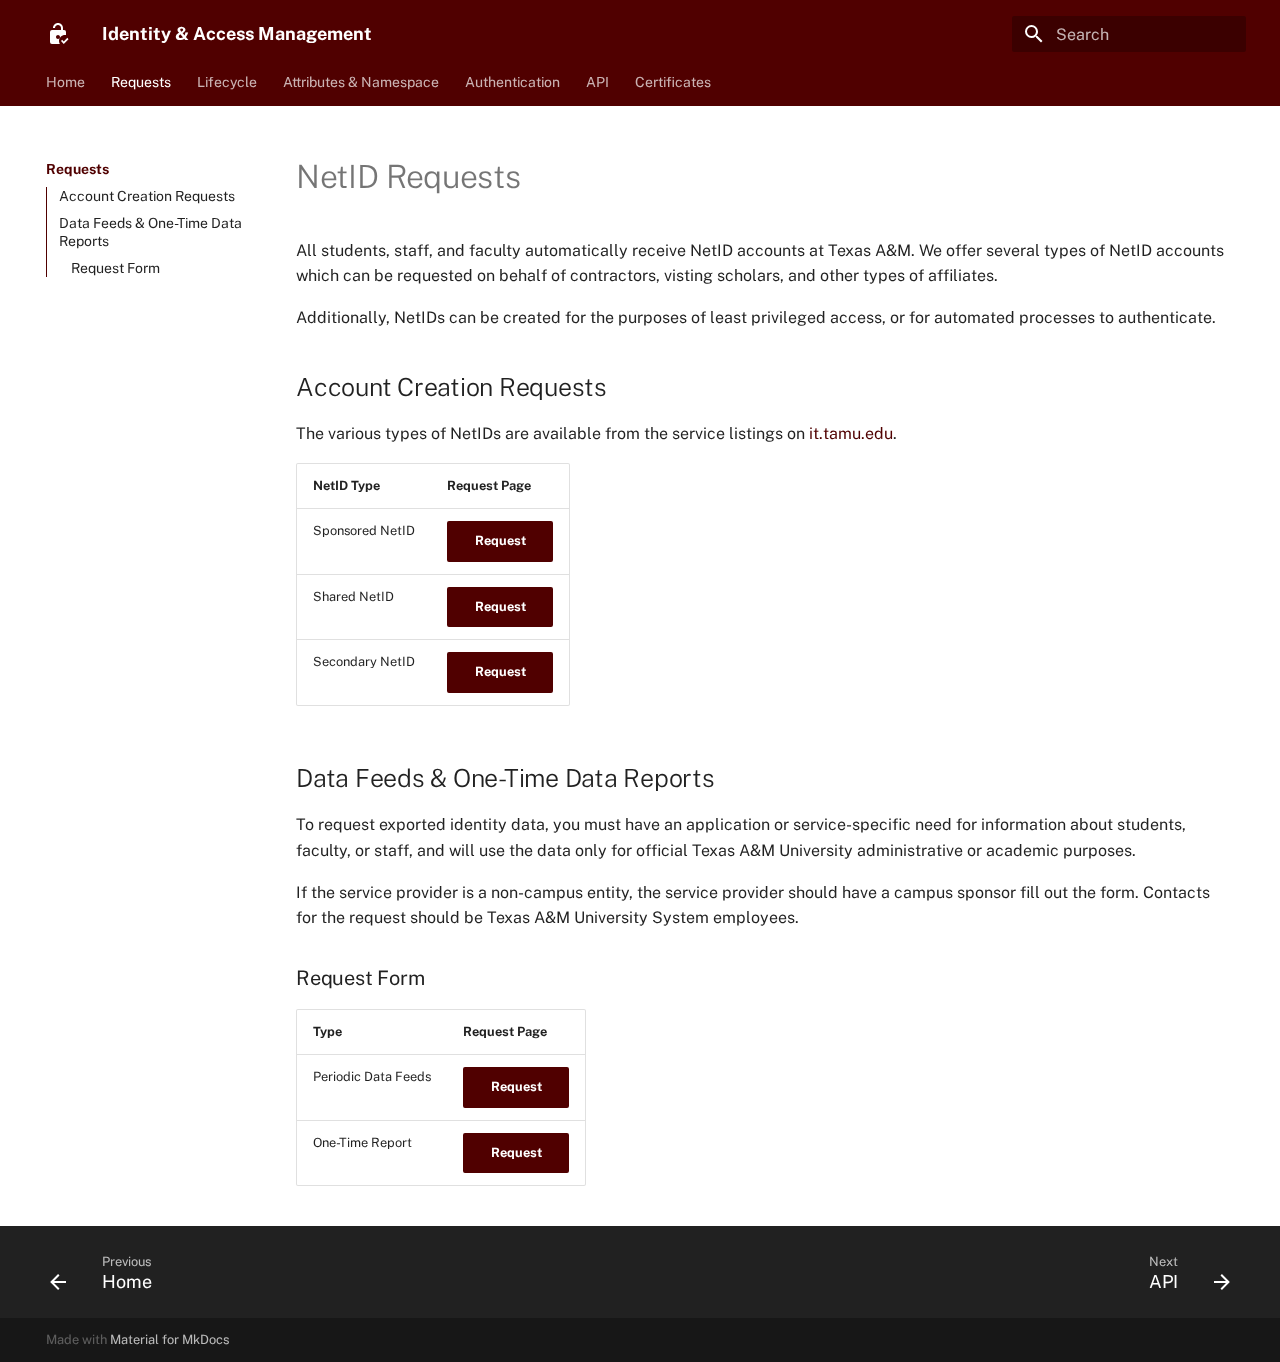
<file: requests/index.html>
<!doctype html>
<html lang="en" class="no-js">
  <head>
    
      <meta charset="utf-8">
      <meta name="viewport" content="width=device-width,initial-scale=1">
      
      
      
        <link rel="canonical" href="https://docs.identity.tamu.edu/requests/">
      
      <link rel="icon" href="../img/aip2.png">
      <meta name="generator" content="mkdocs-1.3.0, mkdocs-material-8.2.11">
    
    
      
        <title>Requests - Identity & Access Management</title>
      
    
    
      <link rel="stylesheet" href="../assets/stylesheets/main.8c5ef100.min.css">
      
        
        <link rel="stylesheet" href="../assets/stylesheets/palette.9647289d.min.css">
        
      
    
    
    
      
        
        
        <link rel="preconnect" href="https://fonts.gstatic.com" crossorigin>
        <link rel="stylesheet" href="https://fonts.googleapis.com/css?family=Public+Sans:300,300i,400,400i,700,700i%7CRoboto+Mono:400,400i,700,700i&display=fallback">
        <style>:root{--md-text-font:"Public Sans";--md-code-font:"Roboto Mono"}</style>
      
    
    
      <link rel="stylesheet" href="../css/tamu.css">
    
    <script>__md_scope=new URL("..",location),__md_get=(e,_=localStorage,t=__md_scope)=>JSON.parse(_.getItem(t.pathname+"."+e)),__md_set=(e,_,t=localStorage,a=__md_scope)=>{try{t.setItem(a.pathname+"."+e,JSON.stringify(_))}catch(e){}}</script>
    
      

    
    
  </head>
  
  
    
    
    
    
    
    <body dir="ltr" data-md-color-scheme="default" data-md-color-primary="" data-md-color-accent="">
  
    
    
    <input class="md-toggle" data-md-toggle="drawer" type="checkbox" id="__drawer" autocomplete="off">
    <input class="md-toggle" data-md-toggle="search" type="checkbox" id="__search" autocomplete="off">
    <label class="md-overlay" for="__drawer"></label>
    <div data-md-component="skip">
      
        
        <a href="#netid-requests" class="md-skip">
          Skip to content
        </a>
      
    </div>
    <div data-md-component="announce">
      
    </div>
    
    
      

<header class="md-header" data-md-component="header">
  <nav class="md-header__inner md-grid" aria-label="Header">
    <a href=".." title="Identity &amp; Access Management" class="md-header__button md-logo" aria-label="Identity & Access Management" data-md-component="logo">
      
  
  <svg xmlns="http://www.w3.org/2000/svg" viewBox="0 0 24 24"><path d="M19 13c.34 0 .67.04 1 .09V10a2 2 0 0 0-2-2h-1V6c0-2.76-2.24-5-5-5S7 3.24 7 6h2c0-1.66 1.34-3 3-3s3 1.34 3 3v2H6a2 2 0 0 0-2 2v10a2 2 0 0 0 2 2h7.81c-.51-.88-.81-1.9-.81-3 0-3.31 2.69-6 6-6m-7 4c-1.1 0-2-.89-2-2s.9-2 2-2 2 .9 2 2-.89 2-2 2m10.5.25L17.75 22 15 19l1.16-1.16 1.59 1.59 3.59-3.59 1.16 1.41Z"/></svg>

    </a>
    <label class="md-header__button md-icon" for="__drawer">
      <svg xmlns="http://www.w3.org/2000/svg" viewBox="0 0 24 24"><path d="M3 6h18v2H3V6m0 5h18v2H3v-2m0 5h18v2H3v-2Z"/></svg>
    </label>
    <div class="md-header__title" data-md-component="header-title">
      <div class="md-header__ellipsis">
        <div class="md-header__topic">
          <span class="md-ellipsis">
            Identity & Access Management
          </span>
        </div>
        <div class="md-header__topic" data-md-component="header-topic">
          <span class="md-ellipsis">
            
              Requests
            
          </span>
        </div>
      </div>
    </div>
    
    
    
      <label class="md-header__button md-icon" for="__search">
        <svg xmlns="http://www.w3.org/2000/svg" viewBox="0 0 24 24"><path d="M9.5 3A6.5 6.5 0 0 1 16 9.5c0 1.61-.59 3.09-1.56 4.23l.27.27h.79l5 5-1.5 1.5-5-5v-.79l-.27-.27A6.516 6.516 0 0 1 9.5 16 6.5 6.5 0 0 1 3 9.5 6.5 6.5 0 0 1 9.5 3m0 2C7 5 5 7 5 9.5S7 14 9.5 14 14 12 14 9.5 12 5 9.5 5Z"/></svg>
      </label>
      <div class="md-search" data-md-component="search" role="dialog">
  <label class="md-search__overlay" for="__search"></label>
  <div class="md-search__inner" role="search">
    <form class="md-search__form" name="search">
      <input type="text" class="md-search__input" name="query" aria-label="Search" placeholder="Search" autocapitalize="off" autocorrect="off" autocomplete="off" spellcheck="false" data-md-component="search-query" required>
      <label class="md-search__icon md-icon" for="__search">
        <svg xmlns="http://www.w3.org/2000/svg" viewBox="0 0 24 24"><path d="M9.5 3A6.5 6.5 0 0 1 16 9.5c0 1.61-.59 3.09-1.56 4.23l.27.27h.79l5 5-1.5 1.5-5-5v-.79l-.27-.27A6.516 6.516 0 0 1 9.5 16 6.5 6.5 0 0 1 3 9.5 6.5 6.5 0 0 1 9.5 3m0 2C7 5 5 7 5 9.5S7 14 9.5 14 14 12 14 9.5 12 5 9.5 5Z"/></svg>
        <svg xmlns="http://www.w3.org/2000/svg" viewBox="0 0 24 24"><path d="M20 11v2H8l5.5 5.5-1.42 1.42L4.16 12l7.92-7.92L13.5 5.5 8 11h12Z"/></svg>
      </label>
      <nav class="md-search__options" aria-label="Search">
        
        <button type="reset" class="md-search__icon md-icon" aria-label="Clear" tabindex="-1">
          <svg xmlns="http://www.w3.org/2000/svg" viewBox="0 0 24 24"><path d="M19 6.41 17.59 5 12 10.59 6.41 5 5 6.41 10.59 12 5 17.59 6.41 19 12 13.41 17.59 19 19 17.59 13.41 12 19 6.41Z"/></svg>
        </button>
      </nav>
      
    </form>
    <div class="md-search__output">
      <div class="md-search__scrollwrap" data-md-scrollfix>
        <div class="md-search-result" data-md-component="search-result">
          <div class="md-search-result__meta">
            Initializing search
          </div>
          <ol class="md-search-result__list"></ol>
        </div>
      </div>
    </div>
  </div>
</div>
    
    
  </nav>
  
</header>
    
    <div class="md-container" data-md-component="container">
      
      
        
          
            
<nav class="md-tabs" aria-label="Tabs" data-md-component="tabs">
  <div class="md-tabs__inner md-grid">
    <ul class="md-tabs__list">
      
        
  
  


  <li class="md-tabs__item">
    <a href=".." class="md-tabs__link">
      Home
    </a>
  </li>

      
        
  
  
    
  


  <li class="md-tabs__item">
    <a href="./" class="md-tabs__link md-tabs__link--active">
      Requests
    </a>
  </li>

      
        
  
  


  <li class="md-tabs__item">
    <a href="../lifecycle/index.md" class="md-tabs__link">
      Lifecycle
    </a>
  </li>

      
        
  
  


  <li class="md-tabs__item">
    <a href="../attributes/index.md" class="md-tabs__link">
      Attributes & Namespace
    </a>
  </li>

      
        
  
  


  <li class="md-tabs__item">
    <a href="../authentication/index.md" class="md-tabs__link">
      Authentication
    </a>
  </li>

      
        
  
  


  <li class="md-tabs__item">
    <a href="../api/" class="md-tabs__link">
      API
    </a>
  </li>

      
        
  
  


  <li class="md-tabs__item">
    <a href="../certs/" class="md-tabs__link">
      Certificates
    </a>
  </li>

      
    </ul>
  </div>
</nav>
          
        
      
      <main class="md-main" data-md-component="main">
        <div class="md-main__inner md-grid">
          
            
              
              <div class="md-sidebar md-sidebar--primary" data-md-component="sidebar" data-md-type="navigation" >
                <div class="md-sidebar__scrollwrap">
                  <div class="md-sidebar__inner">
                    

  


  

<nav class="md-nav md-nav--primary md-nav--lifted md-nav--integrated" aria-label="Navigation" data-md-level="0">
  <label class="md-nav__title" for="__drawer">
    <a href=".." title="Identity &amp; Access Management" class="md-nav__button md-logo" aria-label="Identity & Access Management" data-md-component="logo">
      
  
  <svg xmlns="http://www.w3.org/2000/svg" viewBox="0 0 24 24"><path d="M19 13c.34 0 .67.04 1 .09V10a2 2 0 0 0-2-2h-1V6c0-2.76-2.24-5-5-5S7 3.24 7 6h2c0-1.66 1.34-3 3-3s3 1.34 3 3v2H6a2 2 0 0 0-2 2v10a2 2 0 0 0 2 2h7.81c-.51-.88-.81-1.9-.81-3 0-3.31 2.69-6 6-6m-7 4c-1.1 0-2-.89-2-2s.9-2 2-2 2 .9 2 2-.89 2-2 2m10.5.25L17.75 22 15 19l1.16-1.16 1.59 1.59 3.59-3.59 1.16 1.41Z"/></svg>

    </a>
    Identity & Access Management
  </label>
  
  <ul class="md-nav__list" data-md-scrollfix>
    
      
      
      

  
  
  
    <li class="md-nav__item">
      <a href=".." class="md-nav__link">
        Home
      </a>
    </li>
  

    
      
      
      

  
  
    
  
  
    <li class="md-nav__item md-nav__item--active">
      
      <input class="md-nav__toggle md-toggle" data-md-toggle="toc" type="checkbox" id="__toc">
      
      
        
      
      
        <label class="md-nav__link md-nav__link--active" for="__toc">
          Requests
          <span class="md-nav__icon md-icon"></span>
        </label>
      
      <a href="./" class="md-nav__link md-nav__link--active">
        Requests
      </a>
      
        

<nav class="md-nav md-nav--secondary" aria-label="Table of contents">
  
  
  
    
  
  
    <label class="md-nav__title" for="__toc">
      <span class="md-nav__icon md-icon"></span>
      Table of contents
    </label>
    <ul class="md-nav__list" data-md-component="toc" data-md-scrollfix>
      
        <li class="md-nav__item">
  <a href="#account-creation-requests" class="md-nav__link">
    Account Creation Requests
  </a>
  
</li>
      
        <li class="md-nav__item">
  <a href="#data-feeds-one-time-data-reports" class="md-nav__link">
    Data Feeds &amp; One-Time Data Reports
  </a>
  
    <nav class="md-nav" aria-label="Data Feeds &amp; One-Time Data Reports">
      <ul class="md-nav__list">
        
          <li class="md-nav__item">
  <a href="#request-form" class="md-nav__link">
    Request Form
  </a>
  
</li>
        
      </ul>
    </nav>
  
</li>
      
    </ul>
  
</nav>
      
    </li>
  

    
      
      
      

  
  
  
    <li class="md-nav__item">
      <a href="../lifecycle/index.md" class="md-nav__link">
        Lifecycle
      </a>
    </li>
  

    
      
      
      

  
  
  
    <li class="md-nav__item">
      <a href="../attributes/index.md" class="md-nav__link">
        Attributes & Namespace
      </a>
    </li>
  

    
      
      
      

  
  
  
    <li class="md-nav__item">
      <a href="../authentication/index.md" class="md-nav__link">
        Authentication
      </a>
    </li>
  

    
      
      
      

  
  
  
    <li class="md-nav__item">
      <a href="../api/" class="md-nav__link">
        API
      </a>
    </li>
  

    
      
      
      

  
  
  
    <li class="md-nav__item">
      <a href="../certs/" class="md-nav__link">
        Certificates
      </a>
    </li>
  

    
  </ul>
</nav>
                  </div>
                </div>
              </div>
            
            
          
          <div class="md-content" data-md-component="content">
            <article class="md-content__inner md-typeset">
              
                


<h1 id="netid-requests">NetID Requests</h1>
<p>All students, staff, and faculty automatically receive NetID accounts at Texas A&amp;M. We offer several types of NetID accounts which can be requested on behalf of contractors, visting scholars, and other types of affiliates. </p>
<p>Additionally, NetIDs can be created for the purposes of least privileged access, or for automated processes to authenticate.</p>
<h2 id="account-creation-requests">Account Creation Requests</h2>
<p>The various types of NetIDs are available from the service listings on <a href="it.tamu.edu">it.tamu.edu</a>.</p>
<table>
<thead>
<tr>
<th>NetID Type</th>
<th>Request Page</th>
</tr>
</thead>
<tbody>
<tr>
<td>Sponsored NetID</td>
<td><a class="md-button md-button--primary" href="https://it.tamu.edu/services/accounts-and-id-management/uin-netid-and-passwords/guest-accounts/">Request</a></td>
</tr>
<tr>
<td>Shared NetID</td>
<td><a class="md-button md-button--primary" href="https://it.tamu.edu/services/accounts-and-id-management/proxy-account-management/shared-netid/">Request</a></td>
</tr>
<tr>
<td>Secondary NetID</td>
<td><a class="md-button md-button--primary" href="https://it.tamu.edu/services/accounts-and-id-management/proxy-account-management/secondary-netid/">Request</a></td>
</tr>
</tbody>
</table>
<h2 id="data-feeds-one-time-data-reports">Data Feeds &amp; One-Time Data Reports</h2>
<p>To request exported identity data, you must have an application or service-specific need for information about students, faculty, or staff, and will use the data only for official Texas A&amp;M University administrative or academic purposes. </p>
<p>If the service provider is a non-campus entity, the service provider should have a campus sponsor fill out the form. Contacts for the request should be Texas A&amp;M University System employees.</p>
<h3 id="request-form">Request Form</h3>
<table>
<thead>
<tr>
<th>Type</th>
<th>Request Page</th>
</tr>
</thead>
<tbody>
<tr>
<td>Periodic Data Feeds</td>
<td><a class="md-button md-button--primary" href="https://itselfservice.tamu.edu/tamucs?id=sc_cat_item&amp;sys_id=0960be4d6fc28e00dd83a9331c3ee4d1">Request</a></td>
</tr>
<tr>
<td>One-Time Report</td>
<td><a class="md-button md-button--primary" href="https://itselfservice.tamu.edu/tamucs?id=sc_cat_item&amp;sys_id=400179856f0a068082fca7131c3ee43c">Request</a></td>
</tr>
</tbody>
</table>

              
            </article>
          </div>
        </div>
        
          <a href="#" class="md-top md-icon" data-md-component="top" data-md-state="hidden">
            <svg xmlns="http://www.w3.org/2000/svg" viewBox="0 0 24 24"><path d="M13 20h-2V8l-5.5 5.5-1.42-1.42L12 4.16l7.92 7.92-1.42 1.42L13 8v12Z"/></svg>
            Back to top
          </a>
        
      </main>
      
        <footer class="md-footer">
  
    <nav class="md-footer__inner md-grid" aria-label="Footer">
      
        
        <a href=".." class="md-footer__link md-footer__link--prev" aria-label="Previous: Home" rel="prev">
          <div class="md-footer__button md-icon">
            <svg xmlns="http://www.w3.org/2000/svg" viewBox="0 0 24 24"><path d="M20 11v2H8l5.5 5.5-1.42 1.42L4.16 12l7.92-7.92L13.5 5.5 8 11h12Z"/></svg>
          </div>
          <div class="md-footer__title">
            <div class="md-ellipsis">
              <span class="md-footer__direction">
                Previous
              </span>
              Home
            </div>
          </div>
        </a>
      
      
        
        <a href="../api/" class="md-footer__link md-footer__link--next" aria-label="Next: API" rel="next">
          <div class="md-footer__title">
            <div class="md-ellipsis">
              <span class="md-footer__direction">
                Next
              </span>
              API
            </div>
          </div>
          <div class="md-footer__button md-icon">
            <svg xmlns="http://www.w3.org/2000/svg" viewBox="0 0 24 24"><path d="M4 11v2h12l-5.5 5.5 1.42 1.42L19.84 12l-7.92-7.92L10.5 5.5 16 11H4Z"/></svg>
          </div>
        </a>
      
    </nav>
  
  <div class="md-footer-meta md-typeset">
    <div class="md-footer-meta__inner md-grid">
      <div class="md-copyright">
  
  
    Made with
    <a href="https://squidfunk.github.io/mkdocs-material/" target="_blank" rel="noopener">
      Material for MkDocs
    </a>
  
</div>
      
    </div>
  </div>
</footer>
      
    </div>
    <div class="md-dialog" data-md-component="dialog">
      <div class="md-dialog__inner md-typeset"></div>
    </div>
    <script id="__config" type="application/json">{"base": "..", "features": ["toc.follow", "navigation.top", "navigation.instant", "toc.integrate", "content.tabs.link", "navigation.tabs", "navigation.indexes"], "search": "../assets/javascripts/workers/search.2a1c317c.min.js", "translations": {"clipboard.copied": "Copied to clipboard", "clipboard.copy": "Copy to clipboard", "search.config.lang": "en", "search.config.pipeline": "trimmer, stopWordFilter", "search.config.separator": "[\\s\\-]+", "search.placeholder": "Search", "search.result.more.one": "1 more on this page", "search.result.more.other": "# more on this page", "search.result.none": "No matching documents", "search.result.one": "1 matching document", "search.result.other": "# matching documents", "search.result.placeholder": "Type to start searching", "search.result.term.missing": "Missing", "select.version.title": "Select version"}}</script>
    
    
      <script src="../assets/javascripts/bundle.748e2769.min.js"></script>
      
    
  </body>
</html>
</file>
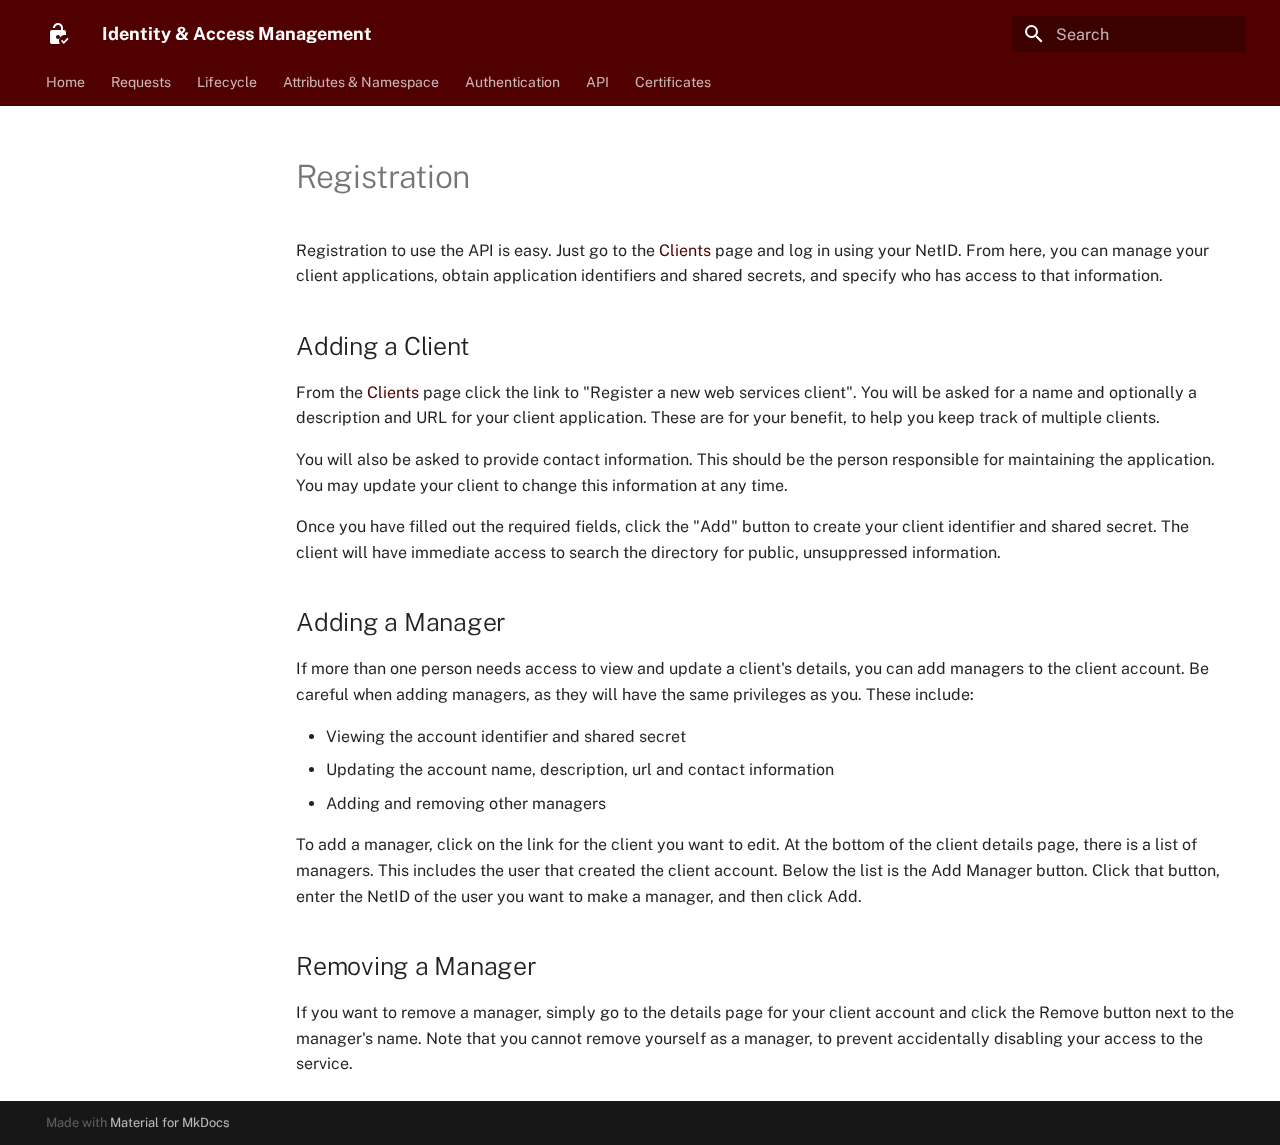
<file: api/registration/index.html>
<!doctype html>
<html lang="en" class="no-js">
  <head>
    
      <meta charset="utf-8">
      <meta name="viewport" content="width=device-width,initial-scale=1">
      
      
      
        <link rel="canonical" href="https://docs.identity.tamu.edu/api/registration/">
      
      <link rel="icon" href="../../img/aip2.png">
      <meta name="generator" content="mkdocs-1.3.0, mkdocs-material-8.2.11">
    
    
      
        <title>Registration - Identity & Access Management</title>
      
    
    
      <link rel="stylesheet" href="../../assets/stylesheets/main.8c5ef100.min.css">
      
        
        <link rel="stylesheet" href="../../assets/stylesheets/palette.9647289d.min.css">
        
      
    
    
    
      
        
        
        <link rel="preconnect" href="https://fonts.gstatic.com" crossorigin>
        <link rel="stylesheet" href="https://fonts.googleapis.com/css?family=Public+Sans:300,300i,400,400i,700,700i%7CRoboto+Mono:400,400i,700,700i&display=fallback">
        <style>:root{--md-text-font:"Public Sans";--md-code-font:"Roboto Mono"}</style>
      
    
    
      <link rel="stylesheet" href="../../css/tamu.css">
    
    <script>__md_scope=new URL("../..",location),__md_get=(e,_=localStorage,t=__md_scope)=>JSON.parse(_.getItem(t.pathname+"."+e)),__md_set=(e,_,t=localStorage,a=__md_scope)=>{try{t.setItem(a.pathname+"."+e,JSON.stringify(_))}catch(e){}}</script>
    
      

    
    
  </head>
  
  
    
    
    
    
    
    <body dir="ltr" data-md-color-scheme="default" data-md-color-primary="" data-md-color-accent="">
  
    
    
    <input class="md-toggle" data-md-toggle="drawer" type="checkbox" id="__drawer" autocomplete="off">
    <input class="md-toggle" data-md-toggle="search" type="checkbox" id="__search" autocomplete="off">
    <label class="md-overlay" for="__drawer"></label>
    <div data-md-component="skip">
      
        
        <a href="#registration" class="md-skip">
          Skip to content
        </a>
      
    </div>
    <div data-md-component="announce">
      
    </div>
    
    
      

<header class="md-header" data-md-component="header">
  <nav class="md-header__inner md-grid" aria-label="Header">
    <a href="../.." title="Identity &amp; Access Management" class="md-header__button md-logo" aria-label="Identity & Access Management" data-md-component="logo">
      
  
  <svg xmlns="http://www.w3.org/2000/svg" viewBox="0 0 24 24"><path d="M19 13c.34 0 .67.04 1 .09V10a2 2 0 0 0-2-2h-1V6c0-2.76-2.24-5-5-5S7 3.24 7 6h2c0-1.66 1.34-3 3-3s3 1.34 3 3v2H6a2 2 0 0 0-2 2v10a2 2 0 0 0 2 2h7.81c-.51-.88-.81-1.9-.81-3 0-3.31 2.69-6 6-6m-7 4c-1.1 0-2-.89-2-2s.9-2 2-2 2 .9 2 2-.89 2-2 2m10.5.25L17.75 22 15 19l1.16-1.16 1.59 1.59 3.59-3.59 1.16 1.41Z"/></svg>

    </a>
    <label class="md-header__button md-icon" for="__drawer">
      <svg xmlns="http://www.w3.org/2000/svg" viewBox="0 0 24 24"><path d="M3 6h18v2H3V6m0 5h18v2H3v-2m0 5h18v2H3v-2Z"/></svg>
    </label>
    <div class="md-header__title" data-md-component="header-title">
      <div class="md-header__ellipsis">
        <div class="md-header__topic">
          <span class="md-ellipsis">
            Identity & Access Management
          </span>
        </div>
        <div class="md-header__topic" data-md-component="header-topic">
          <span class="md-ellipsis">
            
              Registration
            
          </span>
        </div>
      </div>
    </div>
    
    
    
      <label class="md-header__button md-icon" for="__search">
        <svg xmlns="http://www.w3.org/2000/svg" viewBox="0 0 24 24"><path d="M9.5 3A6.5 6.5 0 0 1 16 9.5c0 1.61-.59 3.09-1.56 4.23l.27.27h.79l5 5-1.5 1.5-5-5v-.79l-.27-.27A6.516 6.516 0 0 1 9.5 16 6.5 6.5 0 0 1 3 9.5 6.5 6.5 0 0 1 9.5 3m0 2C7 5 5 7 5 9.5S7 14 9.5 14 14 12 14 9.5 12 5 9.5 5Z"/></svg>
      </label>
      <div class="md-search" data-md-component="search" role="dialog">
  <label class="md-search__overlay" for="__search"></label>
  <div class="md-search__inner" role="search">
    <form class="md-search__form" name="search">
      <input type="text" class="md-search__input" name="query" aria-label="Search" placeholder="Search" autocapitalize="off" autocorrect="off" autocomplete="off" spellcheck="false" data-md-component="search-query" required>
      <label class="md-search__icon md-icon" for="__search">
        <svg xmlns="http://www.w3.org/2000/svg" viewBox="0 0 24 24"><path d="M9.5 3A6.5 6.5 0 0 1 16 9.5c0 1.61-.59 3.09-1.56 4.23l.27.27h.79l5 5-1.5 1.5-5-5v-.79l-.27-.27A6.516 6.516 0 0 1 9.5 16 6.5 6.5 0 0 1 3 9.5 6.5 6.5 0 0 1 9.5 3m0 2C7 5 5 7 5 9.5S7 14 9.5 14 14 12 14 9.5 12 5 9.5 5Z"/></svg>
        <svg xmlns="http://www.w3.org/2000/svg" viewBox="0 0 24 24"><path d="M20 11v2H8l5.5 5.5-1.42 1.42L4.16 12l7.92-7.92L13.5 5.5 8 11h12Z"/></svg>
      </label>
      <nav class="md-search__options" aria-label="Search">
        
        <button type="reset" class="md-search__icon md-icon" aria-label="Clear" tabindex="-1">
          <svg xmlns="http://www.w3.org/2000/svg" viewBox="0 0 24 24"><path d="M19 6.41 17.59 5 12 10.59 6.41 5 5 6.41 10.59 12 5 17.59 6.41 19 12 13.41 17.59 19 19 17.59 13.41 12 19 6.41Z"/></svg>
        </button>
      </nav>
      
    </form>
    <div class="md-search__output">
      <div class="md-search__scrollwrap" data-md-scrollfix>
        <div class="md-search-result" data-md-component="search-result">
          <div class="md-search-result__meta">
            Initializing search
          </div>
          <ol class="md-search-result__list"></ol>
        </div>
      </div>
    </div>
  </div>
</div>
    
    
  </nav>
  
</header>
    
    <div class="md-container" data-md-component="container">
      
      
        
          
            
<nav class="md-tabs" aria-label="Tabs" data-md-component="tabs">
  <div class="md-tabs__inner md-grid">
    <ul class="md-tabs__list">
      
        
  
  


  <li class="md-tabs__item">
    <a href="../.." class="md-tabs__link">
      Home
    </a>
  </li>

      
        
  
  


  <li class="md-tabs__item">
    <a href="../../requests/" class="md-tabs__link">
      Requests
    </a>
  </li>

      
        
  
  


  <li class="md-tabs__item">
    <a href="../../lifecycle/index.md" class="md-tabs__link">
      Lifecycle
    </a>
  </li>

      
        
  
  


  <li class="md-tabs__item">
    <a href="../../attributes/index.md" class="md-tabs__link">
      Attributes & Namespace
    </a>
  </li>

      
        
  
  


  <li class="md-tabs__item">
    <a href="../../authentication/index.md" class="md-tabs__link">
      Authentication
    </a>
  </li>

      
        
  
  


  <li class="md-tabs__item">
    <a href="../" class="md-tabs__link">
      API
    </a>
  </li>

      
        
  
  


  <li class="md-tabs__item">
    <a href="../../certs/" class="md-tabs__link">
      Certificates
    </a>
  </li>

      
    </ul>
  </div>
</nav>
          
        
      
      <main class="md-main" data-md-component="main">
        <div class="md-main__inner md-grid">
          
            
              
              <div class="md-sidebar md-sidebar--primary" data-md-component="sidebar" data-md-type="navigation" >
                <div class="md-sidebar__scrollwrap">
                  <div class="md-sidebar__inner">
                    

  


  

<nav class="md-nav md-nav--primary md-nav--lifted md-nav--integrated" aria-label="Navigation" data-md-level="0">
  <label class="md-nav__title" for="__drawer">
    <a href="../.." title="Identity &amp; Access Management" class="md-nav__button md-logo" aria-label="Identity & Access Management" data-md-component="logo">
      
  
  <svg xmlns="http://www.w3.org/2000/svg" viewBox="0 0 24 24"><path d="M19 13c.34 0 .67.04 1 .09V10a2 2 0 0 0-2-2h-1V6c0-2.76-2.24-5-5-5S7 3.24 7 6h2c0-1.66 1.34-3 3-3s3 1.34 3 3v2H6a2 2 0 0 0-2 2v10a2 2 0 0 0 2 2h7.81c-.51-.88-.81-1.9-.81-3 0-3.31 2.69-6 6-6m-7 4c-1.1 0-2-.89-2-2s.9-2 2-2 2 .9 2 2-.89 2-2 2m10.5.25L17.75 22 15 19l1.16-1.16 1.59 1.59 3.59-3.59 1.16 1.41Z"/></svg>

    </a>
    Identity & Access Management
  </label>
  
  <ul class="md-nav__list" data-md-scrollfix>
    
      
      
      

  
  
  
    <li class="md-nav__item">
      <a href="../.." class="md-nav__link">
        Home
      </a>
    </li>
  

    
      
      
      

  
  
  
    <li class="md-nav__item">
      <a href="../../requests/" class="md-nav__link">
        Requests
      </a>
    </li>
  

    
      
      
      

  
  
  
    <li class="md-nav__item">
      <a href="../../lifecycle/index.md" class="md-nav__link">
        Lifecycle
      </a>
    </li>
  

    
      
      
      

  
  
  
    <li class="md-nav__item">
      <a href="../../attributes/index.md" class="md-nav__link">
        Attributes & Namespace
      </a>
    </li>
  

    
      
      
      

  
  
  
    <li class="md-nav__item">
      <a href="../../authentication/index.md" class="md-nav__link">
        Authentication
      </a>
    </li>
  

    
      
      
      

  
  
  
    <li class="md-nav__item">
      <a href="../" class="md-nav__link">
        API
      </a>
    </li>
  

    
      
      
      

  
  
  
    <li class="md-nav__item">
      <a href="../../certs/" class="md-nav__link">
        Certificates
      </a>
    </li>
  

    
  </ul>
</nav>
                  </div>
                </div>
              </div>
            
            
          
          <div class="md-content" data-md-component="content">
            <article class="md-content__inner md-typeset">
              
                


<h1 id="registration">Registration</h1>
<p>Registration to use the API is easy.  Just go to the <a href="https://mqs.tamu.edu/rest/clients/">Clients</a> page and log in using your NetID. 
From here, you can manage your client applications, obtain application identifiers and shared secrets, and specify who has access to that information.</p>
<h2 id="adding-a-client">Adding a Client</h2>
<p>From the <a href="https://mqs.tamu.edu/rest/clients/">Clients</a> page click the link to "Register a new web services client". You will be asked for a name and optionally a description and URL for your client application.
These are for your benefit, to help you keep track of multiple clients.</p>
<p>You will also be asked to provide contact information. This should be the person responsible for maintaining the application. You may update your client to change this information at any time.</p>
<p>Once you have filled out the required fields, click the "Add" button to create your client identifier and shared secret. The client will have immediate access to search the directory for public, unsuppressed information.</p>
<h2 id="adding-a-manager">Adding a Manager</h2>
<p>If more than one person needs access to view and update a client's details, you can add managers to the client account. Be careful when adding managers, as they will have the same privileges as you. These include:</p>
<ul>
<li>Viewing the account identifier and shared secret</li>
<li>Updating the account name, description, url and contact information</li>
<li>Adding and removing other managers</li>
</ul>
<p>To add a manager, click on the link for the client you want to edit. At the bottom of the client details page, there is a list of managers. 
This includes the user that created the client account. Below the list is the Add Manager button. Click that button, enter the NetID of the user you want to make a manager, and then click Add.</p>
<h2 id="removing-a-manager">Removing a Manager</h2>
<p>If you want to remove a manager, simply go to the details page for your client account and click the Remove button next to the manager's name.
Note that you cannot remove yourself as a manager, to prevent accidentally disabling your access to the service.</p>

              
            </article>
          </div>
        </div>
        
          <a href="#" class="md-top md-icon" data-md-component="top" data-md-state="hidden">
            <svg xmlns="http://www.w3.org/2000/svg" viewBox="0 0 24 24"><path d="M13 20h-2V8l-5.5 5.5-1.42-1.42L12 4.16l7.92 7.92-1.42 1.42L13 8v12Z"/></svg>
            Back to top
          </a>
        
      </main>
      
        <footer class="md-footer">
  
  <div class="md-footer-meta md-typeset">
    <div class="md-footer-meta__inner md-grid">
      <div class="md-copyright">
  
  
    Made with
    <a href="https://squidfunk.github.io/mkdocs-material/" target="_blank" rel="noopener">
      Material for MkDocs
    </a>
  
</div>
      
    </div>
  </div>
</footer>
      
    </div>
    <div class="md-dialog" data-md-component="dialog">
      <div class="md-dialog__inner md-typeset"></div>
    </div>
    <script id="__config" type="application/json">{"base": "../..", "features": ["toc.follow", "navigation.top", "navigation.instant", "toc.integrate", "content.tabs.link", "navigation.tabs", "navigation.indexes"], "search": "../../assets/javascripts/workers/search.2a1c317c.min.js", "translations": {"clipboard.copied": "Copied to clipboard", "clipboard.copy": "Copy to clipboard", "search.config.lang": "en", "search.config.pipeline": "trimmer, stopWordFilter", "search.config.separator": "[\\s\\-]+", "search.placeholder": "Search", "search.result.more.one": "1 more on this page", "search.result.more.other": "# more on this page", "search.result.none": "No matching documents", "search.result.one": "1 matching document", "search.result.other": "# matching documents", "search.result.placeholder": "Type to start searching", "search.result.term.missing": "Missing", "select.version.title": "Select version"}}</script>
    
    
      <script src="../../assets/javascripts/bundle.748e2769.min.js"></script>
      
    
  </body>
</html>
</file>
<file: css/tamu.css>
:root {
    --md-primary-fg-color:        #500000;
    --md-primary-fg-color--light: #FFFFFF;
    --md-primary-fg-color--dark:  #707070;
  }
header {
  padding-top: 1em;
}
</file>
<file: assets/stylesheets/main.8c5ef100.min.css>
@charset "UTF-8";html{-webkit-text-size-adjust:none;-moz-text-size-adjust:none;-ms-text-size-adjust:none;text-size-adjust:none;box-sizing:border-box}*,:after,:before{box-sizing:inherit}@media (prefers-reduced-motion){*,:after,:before{transition:none!important}}body{margin:0}a,button,input,label{-webkit-tap-highlight-color:transparent}a{color:inherit;text-decoration:none}hr{border:0;box-sizing:initial;display:block;height:.05rem;overflow:visible;padding:0}small{font-size:80%}sub,sup{line-height:1em}img{border-style:none}table{border-collapse:initial;border-spacing:0}td,th{font-weight:400;vertical-align:top}button{background:transparent;border:0;font-family:inherit;font-size:inherit;margin:0;padding:0}input{border:0;outline:none}:root{--md-default-fg-color:rgba(0,0,0,.87);--md-default-fg-color--light:rgba(0,0,0,.54);--md-default-fg-color--lighter:rgba(0,0,0,.32);--md-default-fg-color--lightest:rgba(0,0,0,.07);--md-default-bg-color:#fff;--md-default-bg-color--light:hsla(0,0%,100%,.7);--md-default-bg-color--lighter:hsla(0,0%,100%,.3);--md-default-bg-color--lightest:hsla(0,0%,100%,.12);--md-primary-fg-color:#4051b5;--md-primary-fg-color--light:#5d6cc0;--md-primary-fg-color--dark:#303fa1;--md-primary-bg-color:#fff;--md-primary-bg-color--light:hsla(0,0%,100%,.7);--md-accent-fg-color:#526cfe;--md-accent-fg-color--transparent:rgba(82,108,254,.1);--md-accent-bg-color:#fff;--md-accent-bg-color--light:hsla(0,0%,100%,.7);--md-shadow-z1:0 0.2rem 0.5rem rgba(0,0,0,.05),0 0 0.05rem rgba(0,0,0,.1);--md-shadow-z2:0 0.2rem 0.5rem rgba(0,0,0,.1),0 0 0.05rem rgba(0,0,0,.25);--md-shadow-z3:0 0.2rem 0.5rem rgba(0,0,0,.2),0 0 0.05rem rgba(0,0,0,.35)}:root>*{--md-code-fg-color:#36464e;--md-code-bg-color:#f5f5f5;--md-code-hl-color:rgba(255,255,0,.5);--md-code-hl-number-color:#d52a2a;--md-code-hl-special-color:#db1457;--md-code-hl-function-color:#a846b9;--md-code-hl-constant-color:#6e59d9;--md-code-hl-keyword-color:#3f6ec6;--md-code-hl-string-color:#1c7d4d;--md-code-hl-name-color:var(--md-code-fg-color);--md-code-hl-operator-color:var(--md-default-fg-color--light);--md-code-hl-punctuation-color:var(--md-default-fg-color--light);--md-code-hl-comment-color:var(--md-default-fg-color--light);--md-code-hl-generic-color:var(--md-default-fg-color--light);--md-code-hl-variable-color:var(--md-default-fg-color--light);--md-typeset-color:var(--md-default-fg-color);--md-typeset-a-color:var(--md-primary-fg-color);--md-typeset-mark-color:rgba(255,255,0,.5);--md-typeset-del-color:rgba(245,80,61,.15);--md-typeset-ins-color:rgba(11,213,112,.15);--md-typeset-kbd-color:#fafafa;--md-typeset-kbd-accent-color:#fff;--md-typeset-kbd-border-color:#b8b8b8;--md-typeset-table-color:rgba(0,0,0,.12);--md-admonition-fg-color:var(--md-default-fg-color);--md-admonition-bg-color:var(--md-default-bg-color);--md-footer-fg-color:#fff;--md-footer-fg-color--light:hsla(0,0%,100%,.7);--md-footer-fg-color--lighter:hsla(0,0%,100%,.3);--md-footer-bg-color:rgba(0,0,0,.87);--md-footer-bg-color--dark:rgba(0,0,0,.32)}.md-icon svg{fill:currentcolor;display:block;height:1.2rem;width:1.2rem}body{-webkit-font-smoothing:antialiased;-moz-osx-font-smoothing:grayscale;--md-text-font-family:var(--md-text-font,_),-apple-system,BlinkMacSystemFont,Helvetica,Arial,sans-serif;--md-code-font-family:var(--md-code-font,_),SFMono-Regular,Consolas,Menlo,monospace}body,input{font-feature-settings:"kern","liga";font-family:var(--md-text-font-family)}body,code,input,kbd,pre{color:var(--md-typeset-color)}code,kbd,pre{font-feature-settings:"kern";font-family:var(--md-code-font-family)}:root{--md-typeset-table-sort-icon:url('data:image/svg+xml;charset=utf-8,<svg xmlns="http://www.w3.org/2000/svg" viewBox="0 0 24 24"><path d="m18 21-4-4h3V7h-3l4-4 4 4h-3v10h3M2 19v-2h10v2M2 13v-2h7v2M2 7V5h4v2H2Z"/></svg>');--md-typeset-table-sort-icon--asc:url('data:image/svg+xml;charset=utf-8,<svg xmlns="http://www.w3.org/2000/svg" viewBox="0 0 24 24"><path d="M19 17h3l-4 4-4-4h3V3h2M2 17h10v2H2M6 5v2H2V5m0 6h7v2H2v-2Z"/></svg>');--md-typeset-table-sort-icon--desc:url('data:image/svg+xml;charset=utf-8,<svg xmlns="http://www.w3.org/2000/svg" viewBox="0 0 24 24"><path d="M19 7h3l-4-4-4 4h3v14h2M2 17h10v2H2M6 5v2H2V5m0 6h7v2H2v-2Z"/></svg>')}.md-typeset{-webkit-print-color-adjust:exact;color-adjust:exact;font-size:.8rem;line-height:1.6}@media print{.md-typeset{font-size:.68rem}}.md-typeset blockquote,.md-typeset dl,.md-typeset figure,.md-typeset ol,.md-typeset pre,.md-typeset ul{margin-bottom:1em;margin-top:1em}.md-typeset h1{color:var(--md-default-fg-color--light);font-size:2em;line-height:1.3;margin:0 0 1.25em}.md-typeset h1,.md-typeset h2{font-weight:300;letter-spacing:-.01em}.md-typeset h2{font-size:1.5625em;line-height:1.4;margin:1.6em 0 .64em}.md-typeset h3{font-size:1.25em;font-weight:400;letter-spacing:-.01em;line-height:1.5;margin:1.6em 0 .8em}.md-typeset h2+h3{margin-top:.8em}.md-typeset h4{font-weight:700;letter-spacing:-.01em;margin:1em 0}.md-typeset h5,.md-typeset h6{color:var(--md-default-fg-color--light);font-size:.8em;font-weight:700;letter-spacing:-.01em;margin:1.25em 0}.md-typeset h5{text-transform:uppercase}.md-typeset hr{border-bottom:.05rem solid var(--md-default-fg-color--lightest);display:flow-root;margin:1.5em 0}.md-typeset a{color:var(--md-typeset-a-color);word-break:break-word}.md-typeset a,.md-typeset a:before{transition:color 125ms}.md-typeset a:focus,.md-typeset a:hover{color:var(--md-accent-fg-color)}.md-typeset a:focus code,.md-typeset a:hover code{background-color:var(--md-accent-fg-color--transparent)}.md-typeset a code{color:currentcolor;transition:background-color 125ms}.md-typeset a.focus-visible{outline-color:var(--md-accent-fg-color);outline-offset:.2rem}.md-typeset code,.md-typeset kbd,.md-typeset pre{color:var(--md-code-fg-color);direction:ltr}@media print{.md-typeset code,.md-typeset kbd,.md-typeset pre{white-space:pre-wrap}}.md-typeset code{background-color:var(--md-code-bg-color);border-radius:.1rem;-webkit-box-decoration-break:clone;box-decoration-break:clone;font-size:.85em;padding:0 .2941176471em;word-break:break-word}.md-typeset code:not(.focus-visible){-webkit-tap-highlight-color:transparent;outline:none}.md-typeset pre{display:flow-root;line-height:1.4;position:relative}.md-typeset pre>code{-webkit-box-decoration-break:slice;box-decoration-break:slice;box-shadow:none;display:block;margin:0;outline-color:var(--md-accent-fg-color);overflow:auto;padding:.7720588235em 1.1764705882em;scrollbar-color:var(--md-default-fg-color--lighter) transparent;scrollbar-width:thin;touch-action:auto;word-break:normal}.md-typeset pre>code:hover{scrollbar-color:var(--md-accent-fg-color) transparent}.md-typeset pre>code::-webkit-scrollbar{height:.2rem;width:.2rem}.md-typeset pre>code::-webkit-scrollbar-thumb{background-color:var(--md-default-fg-color--lighter)}.md-typeset pre>code::-webkit-scrollbar-thumb:hover{background-color:var(--md-accent-fg-color)}.md-typeset kbd{background-color:var(--md-typeset-kbd-color);border-radius:.1rem;box-shadow:0 .1rem 0 .05rem var(--md-typeset-kbd-border-color),0 .1rem 0 var(--md-typeset-kbd-border-color),0 -.1rem .2rem var(--md-typeset-kbd-accent-color) inset;color:var(--md-default-fg-color);display:inline-block;font-size:.75em;padding:0 .6666666667em;vertical-align:text-top;word-break:break-word}.md-typeset mark{background-color:var(--md-typeset-mark-color);-webkit-box-decoration-break:clone;box-decoration-break:clone;color:inherit;word-break:break-word}.md-typeset abbr{border-bottom:.05rem dotted var(--md-default-fg-color--light);cursor:help;text-decoration:none}@media (hover:none){.md-typeset abbr{position:relative}.md-typeset abbr[title]:-webkit-any(:focus,:hover):after{background-color:var(--md-default-fg-color);border-radius:.1rem;box-shadow:var(--md-shadow-z3);color:var(--md-default-bg-color);content:attr(title);display:inline-block;font-size:.7rem;margin-top:2em;max-width:80%;min-width:-webkit-max-content;min-width:max-content;padding:.2rem .3rem;position:absolute;width:auto}.md-typeset abbr[title]:-moz-any(:focus,:hover):after{background-color:var(--md-default-fg-color);border-radius:.1rem;box-shadow:var(--md-shadow-z3);color:var(--md-default-bg-color);content:attr(title);display:inline-block;font-size:.7rem;margin-top:2em;max-width:80%;min-width:-moz-max-content;min-width:max-content;padding:.2rem .3rem;position:absolute;width:auto}[dir=ltr] .md-typeset abbr[title]:-webkit-any(:focus,:hover):after{left:0}[dir=ltr] .md-typeset abbr[title]:-moz-any(:focus,:hover):after{left:0}[dir=ltr] .md-typeset abbr[title]:is(:focus,:hover):after{left:0}[dir=rtl] .md-typeset abbr[title]:-webkit-any(:focus,:hover):after{right:0}[dir=rtl] .md-typeset abbr[title]:-moz-any(:focus,:hover):after{right:0}[dir=rtl] .md-typeset abbr[title]:is(:focus,:hover):after{right:0}.md-typeset abbr[title]:is(:focus,:hover):after{background-color:var(--md-default-fg-color);border-radius:.1rem;box-shadow:var(--md-shadow-z3);color:var(--md-default-bg-color);content:attr(title);display:inline-block;font-size:.7rem;margin-top:2em;max-width:80%;min-width:-webkit-max-content;min-width:-moz-max-content;min-width:max-content;padding:.2rem .3rem;position:absolute;width:auto}}.md-typeset small{opacity:.75}[dir=ltr] .md-typeset sub,[dir=ltr] .md-typeset sup{margin-left:.078125em}[dir=rtl] .md-typeset sub,[dir=rtl] .md-typeset sup{margin-right:.078125em}[dir=ltr] .md-typeset blockquote{padding-left:.6rem}[dir=rtl] .md-typeset blockquote{padding-right:.6rem}[dir=ltr] .md-typeset blockquote{border-left:.2rem solid var(--md-default-fg-color--lighter)}[dir=rtl] .md-typeset blockquote{border-right:.2rem solid var(--md-default-fg-color--lighter)}.md-typeset blockquote{color:var(--md-default-fg-color--light);margin-left:0;margin-right:0}.md-typeset ul{list-style-type:disc}[dir=ltr] .md-typeset ol,[dir=ltr] .md-typeset ul{margin-left:.625em}[dir=rtl] .md-typeset ol,[dir=rtl] .md-typeset ul{margin-right:.625em}.md-typeset ol,.md-typeset ul{padding:0}.md-typeset ol:not([hidden]),.md-typeset ul:not([hidden]){display:flow-root}.md-typeset ol ol,.md-typeset ul ol{list-style-type:lower-alpha}.md-typeset ol ol ol,.md-typeset ul ol ol{list-style-type:lower-roman}[dir=ltr] .md-typeset ol li,[dir=ltr] .md-typeset ul li{margin-left:1.25em}[dir=rtl] .md-typeset ol li,[dir=rtl] .md-typeset ul li{margin-right:1.25em}.md-typeset ol li,.md-typeset ul li{margin-bottom:.5em}.md-typeset ol li blockquote,.md-typeset ol li p,.md-typeset ul li blockquote,.md-typeset ul li p{margin:.5em 0}.md-typeset ol li:last-child,.md-typeset ul li:last-child{margin-bottom:0}.md-typeset ol li :-webkit-any(ul,ol),.md-typeset ul li :-webkit-any(ul,ol){margin-bottom:.5em;margin-top:.5em}.md-typeset ol li :-moz-any(ul,ol),.md-typeset ul li :-moz-any(ul,ol){margin-bottom:.5em;margin-top:.5em}[dir=ltr] .md-typeset ol li :-webkit-any(ul,ol),[dir=ltr] .md-typeset ul li :-webkit-any(ul,ol){margin-left:.625em}[dir=ltr] .md-typeset ol li :-moz-any(ul,ol),[dir=ltr] .md-typeset ul li :-moz-any(ul,ol){margin-left:.625em}[dir=ltr] .md-typeset ol li :is(ul,ol),[dir=ltr] .md-typeset ul li :is(ul,ol){margin-left:.625em}[dir=rtl] .md-typeset ol li :-webkit-any(ul,ol),[dir=rtl] .md-typeset ul li :-webkit-any(ul,ol){margin-right:.625em}[dir=rtl] .md-typeset ol li :-moz-any(ul,ol),[dir=rtl] .md-typeset ul li :-moz-any(ul,ol){margin-right:.625em}[dir=rtl] .md-typeset ol li :is(ul,ol),[dir=rtl] .md-typeset ul li :is(ul,ol){margin-right:.625em}.md-typeset ol li :is(ul,ol),.md-typeset ul li :is(ul,ol){margin-bottom:.5em;margin-top:.5em}[dir=ltr] .md-typeset dd{margin-left:1.875em}[dir=rtl] .md-typeset dd{margin-right:1.875em}.md-typeset dd{margin-bottom:1.5em;margin-top:1em}.md-typeset img,.md-typeset svg{height:auto;max-width:100%}.md-typeset img[align=left],.md-typeset svg[align=left]{margin:1em 1em 1em 0}.md-typeset img[align=right],.md-typeset svg[align=right]{margin:1em 0 1em 1em}.md-typeset img[align]:only-child,.md-typeset svg[align]:only-child{margin-top:0}.md-typeset img[src$="#only-dark"]{display:none}.md-typeset figure{display:flow-root;margin:1em auto;max-width:100%;text-align:center;width:-webkit-fit-content;width:-moz-fit-content;width:fit-content}.md-typeset figure img{display:block}.md-typeset figcaption{font-style:italic;margin:1em auto;max-width:24rem}.md-typeset iframe{max-width:100%}.md-typeset table:not([class]){background-color:var(--md-default-bg-color);border:.05rem solid var(--md-typeset-table-color);border-radius:.1rem;display:inline-block;font-size:.64rem;max-width:100%;overflow:auto;touch-action:auto}@media print{.md-typeset table:not([class]){display:table}}.md-typeset table:not([class])+*{margin-top:1.5em}.md-typeset table:not([class]) :-webkit-any(th,td)>:first-child{margin-top:0}.md-typeset table:not([class]) :-moz-any(th,td)>:first-child{margin-top:0}.md-typeset table:not([class]) :is(th,td)>:first-child{margin-top:0}.md-typeset table:not([class]) :-webkit-any(th,td)>:last-child{margin-bottom:0}.md-typeset table:not([class]) :-moz-any(th,td)>:last-child{margin-bottom:0}.md-typeset table:not([class]) :is(th,td)>:last-child{margin-bottom:0}.md-typeset table:not([class]) :-webkit-any(th,td):not([align]){text-align:left}.md-typeset table:not([class]) :-moz-any(th,td):not([align]){text-align:left}.md-typeset table:not([class]) :is(th,td):not([align]){text-align:left}[dir=rtl] .md-typeset table:not([class]) :-webkit-any(th,td):not([align]){text-align:right}[dir=rtl] .md-typeset table:not([class]) :-moz-any(th,td):not([align]){text-align:right}[dir=rtl] .md-typeset table:not([class]) :is(th,td):not([align]){text-align:right}.md-typeset table:not([class]) th{font-weight:700;min-width:5rem;padding:.9375em 1.25em;vertical-align:top}.md-typeset table:not([class]) th a{color:inherit}.md-typeset table:not([class]) td{border-top:.05rem solid var(--md-typeset-table-color);padding:.9375em 1.25em;vertical-align:top}.md-typeset table:not([class]) tbody tr{transition:background-color 125ms}.md-typeset table:not([class]) tbody tr:hover{background-color:rgba(0,0,0,.035);box-shadow:0 .05rem 0 var(--md-default-bg-color) inset}.md-typeset table:not([class]) a{word-break:normal}.md-typeset table th[role=columnheader]{cursor:pointer}[dir=ltr] .md-typeset table th[role=columnheader]:after{margin-left:.5em}[dir=rtl] .md-typeset table th[role=columnheader]:after{margin-right:.5em}.md-typeset table th[role=columnheader]:after{content:"";display:inline-block;height:1.2em;-webkit-mask-image:var(--md-typeset-table-sort-icon);mask-image:var(--md-typeset-table-sort-icon);-webkit-mask-repeat:no-repeat;mask-repeat:no-repeat;-webkit-mask-size:contain;mask-size:contain;transition:background-color 125ms;vertical-align:text-bottom;width:1.2em}.md-typeset table th[role=columnheader]:hover:after{background-color:var(--md-default-fg-color--lighter)}.md-typeset table th[role=columnheader][aria-sort=ascending]:after{background-color:var(--md-default-fg-color--light);-webkit-mask-image:var(--md-typeset-table-sort-icon--asc);mask-image:var(--md-typeset-table-sort-icon--asc)}.md-typeset table th[role=columnheader][aria-sort=descending]:after{background-color:var(--md-default-fg-color--light);-webkit-mask-image:var(--md-typeset-table-sort-icon--desc);mask-image:var(--md-typeset-table-sort-icon--desc)}.md-typeset__scrollwrap{margin:1em -.8rem;overflow-x:auto;touch-action:auto}.md-typeset__table{display:inline-block;margin-bottom:.5em;padding:0 .8rem}@media print{.md-typeset__table{display:block}}html .md-typeset__table table{display:table;margin:0;overflow:hidden;width:100%}@media screen and (max-width:44.9375em){.md-content__inner>pre{margin:1em -.8rem}.md-content__inner>pre code{border-radius:0}}.md-banner{background-color:var(--md-footer-bg-color);color:var(--md-footer-fg-color);overflow:auto}@media print{.md-banner{display:none}}.md-banner--warning{background:var(--md-typeset-mark-color);color:var(--md-default-fg-color)}.md-banner__inner{font-size:.7rem;margin:.6rem auto;padding:0 .8rem}html{font-size:125%;height:100%;overflow-x:hidden}@media screen and (min-width:100em){html{font-size:137.5%}}@media screen and (min-width:125em){html{font-size:150%}}body{background-color:var(--md-default-bg-color);display:flex;flex-direction:column;font-size:.5rem;min-height:100%;position:relative;width:100%}@media print{body{display:block}}@media screen and (max-width:59.9375em){body[data-md-state=lock]{position:fixed}}.md-grid{margin-left:auto;margin-right:auto;max-width:61rem}.md-container{display:flex;flex-direction:column;flex-grow:1}@media print{.md-container{display:block}}.md-main{flex-grow:1}.md-main__inner{display:flex;height:100%;margin-top:1.5rem}.md-ellipsis{overflow:hidden;text-overflow:ellipsis;white-space:nowrap}.md-toggle{display:none}.md-option{height:0;opacity:0;position:absolute;width:0}.md-option:checked+label:not([hidden]){display:block}.md-option.focus-visible+label{outline-color:var(--md-accent-fg-color);outline-style:auto}.md-skip{background-color:var(--md-default-fg-color);border-radius:.1rem;color:var(--md-default-bg-color);font-size:.64rem;margin:.5rem;opacity:0;outline-color:var(--md-accent-fg-color);padding:.3rem .5rem;position:fixed;transform:translateY(.4rem);z-index:-1}.md-skip:focus{opacity:1;transform:translateY(0);transition:transform .25s cubic-bezier(.4,0,.2,1),opacity 175ms 75ms;z-index:10}@page{margin:25mm}:root{--md-clipboard-icon:url('data:image/svg+xml;charset=utf-8,<svg xmlns="http://www.w3.org/2000/svg" viewBox="0 0 24 24"><path d="M19 21H8V7h11m0-2H8a2 2 0 0 0-2 2v14a2 2 0 0 0 2 2h11a2 2 0 0 0 2-2V7a2 2 0 0 0-2-2m-3-4H4a2 2 0 0 0-2 2v14h2V3h12V1Z"/></svg>')}.md-clipboard{border-radius:.1rem;color:var(--md-default-fg-color--lightest);cursor:pointer;height:1.5em;outline-color:var(--md-accent-fg-color);outline-offset:.1rem;position:absolute;right:.5em;top:.5em;transition:color .25s;width:1.5em;z-index:1}@media print{.md-clipboard{display:none}}.md-clipboard:not(.focus-visible){-webkit-tap-highlight-color:transparent;outline:none}:hover>.md-clipboard{color:var(--md-default-fg-color--light)}.md-clipboard:-webkit-any(:focus,:hover){color:var(--md-accent-fg-color)}.md-clipboard:-moz-any(:focus,:hover){color:var(--md-accent-fg-color)}.md-clipboard:is(:focus,:hover){color:var(--md-accent-fg-color)}.md-clipboard:after{background-color:currentcolor;content:"";display:block;height:1.125em;margin:0 auto;-webkit-mask-image:var(--md-clipboard-icon);mask-image:var(--md-clipboard-icon);-webkit-mask-repeat:no-repeat;mask-repeat:no-repeat;-webkit-mask-size:contain;mask-size:contain;width:1.125em}.md-clipboard--inline{cursor:pointer}.md-clipboard--inline code{transition:color .25s,background-color .25s}.md-clipboard--inline:-webkit-any(:focus,:hover) code{background-color:var(--md-accent-fg-color--transparent);color:var(--md-accent-fg-color)}.md-clipboard--inline:-moz-any(:focus,:hover) code{background-color:var(--md-accent-fg-color--transparent);color:var(--md-accent-fg-color)}.md-clipboard--inline:is(:focus,:hover) code{background-color:var(--md-accent-fg-color--transparent);color:var(--md-accent-fg-color)}.md-content{flex-grow:1;min-width:0}.md-content__inner{margin:0 .8rem 1.2rem;padding-top:.6rem}@media screen and (min-width:76.25em){[dir=ltr] .md-sidebar--primary:not([hidden])~.md-content>.md-content__inner{margin-left:1.2rem}[dir=ltr] .md-sidebar--secondary:not([hidden])~.md-content>.md-content__inner,[dir=rtl] .md-sidebar--primary:not([hidden])~.md-content>.md-content__inner{margin-right:1.2rem}[dir=rtl] .md-sidebar--secondary:not([hidden])~.md-content>.md-content__inner{margin-left:1.2rem}}.md-content__inner:before{content:"";display:block;height:.4rem}.md-content__inner>:last-child{margin-bottom:0}[dir=ltr] .md-content__button{margin-left:.4rem}[dir=rtl] .md-content__button{margin-right:.4rem}.md-content__button{float:right;margin:.4rem 0;padding:0}@media print{.md-content__button{display:none}}[dir=rtl] .md-content__button{float:left}.md-typeset .md-content__button{color:var(--md-default-fg-color--lighter)}.md-content__button svg{display:inline;vertical-align:top}[dir=rtl] .md-content__button svg{transform:scaleX(-1)}[dir=ltr] .md-dialog{right:.8rem}[dir=rtl] .md-dialog{left:.8rem}.md-dialog{background-color:var(--md-default-fg-color);border-radius:.1rem;bottom:.8rem;box-shadow:var(--md-shadow-z3);min-width:11.1rem;opacity:0;padding:.4rem .6rem;pointer-events:none;position:fixed;transform:translateY(100%);transition:transform 0ms .4s,opacity .4s;z-index:4}@media print{.md-dialog{display:none}}.md-dialog[data-md-state=open]{opacity:1;pointer-events:auto;transform:translateY(0);transition:transform .4s cubic-bezier(.075,.85,.175,1),opacity .4s}.md-dialog__inner{color:var(--md-default-bg-color);font-size:.7rem}.md-footer{background-color:var(--md-footer-bg-color);color:var(--md-footer-fg-color)}@media print{.md-footer{display:none}}.md-footer__inner{display:flex;justify-content:space-between;overflow:auto;padding:.2rem}.md-footer__link{display:flex;flex-grow:0.01;outline-color:var(--md-accent-fg-color);overflow:hidden;padding-bottom:.4rem;padding-top:1.4rem;transition:opacity .25s}.md-footer__link:-webkit-any(:focus,:hover){opacity:.7}.md-footer__link:-moz-any(:focus,:hover){opacity:.7}.md-footer__link:is(:focus,:hover){opacity:.7}[dir=rtl] .md-footer__link svg{transform:scaleX(-1)}@media screen and (max-width:44.9375em){.md-footer__link--prev .md-footer__title{display:none}}[dir=ltr] .md-footer__link--next{margin-left:auto}[dir=rtl] .md-footer__link--next{margin-right:auto}.md-footer__link--next{text-align:right}[dir=rtl] .md-footer__link--next{text-align:left}.md-footer__title{flex-grow:1;font-size:.9rem;line-height:2.4rem;max-width:calc(100% - 2.4rem);padding:0 1rem;position:relative}.md-footer__button{margin:.2rem;padding:.4rem}.md-footer__direction{font-size:.64rem;left:0;margin-top:-1rem;opacity:.7;padding:0 1rem;position:absolute;right:0}.md-footer-meta{background-color:var(--md-footer-bg-color--dark)}.md-footer-meta__inner{display:flex;flex-wrap:wrap;justify-content:space-between;padding:.2rem}html .md-footer-meta.md-typeset a{color:var(--md-footer-fg-color--light)}html .md-footer-meta.md-typeset a:-webkit-any(:focus,:hover){color:var(--md-footer-fg-color)}html .md-footer-meta.md-typeset a:-moz-any(:focus,:hover){color:var(--md-footer-fg-color)}html .md-footer-meta.md-typeset a:is(:focus,:hover){color:var(--md-footer-fg-color)}.md-copyright{color:var(--md-footer-fg-color--lighter);font-size:.64rem;margin:auto .6rem;padding:.4rem 0;width:100%}@media screen and (min-width:45em){.md-copyright{width:auto}}.md-copyright__highlight{color:var(--md-footer-fg-color--light)}.md-social{margin:0 .4rem;padding:.2rem 0 .6rem}@media screen and (min-width:45em){.md-social{padding:.6rem 0}}.md-social__link{display:inline-block;height:1.6rem;text-align:center;width:1.6rem}.md-social__link:before{line-height:1.9}.md-social__link svg{fill:currentcolor;max-height:.8rem;vertical-align:-25%}.md-typeset .md-button{border:.1rem solid;border-radius:.1rem;color:var(--md-primary-fg-color);cursor:pointer;display:inline-block;font-weight:700;padding:.625em 2em;transition:color 125ms,background-color 125ms,border-color 125ms}.md-typeset .md-button--primary{background-color:var(--md-primary-fg-color);border-color:var(--md-primary-fg-color);color:var(--md-primary-bg-color)}.md-typeset .md-button:-webkit-any(:focus,:hover){background-color:var(--md-accent-fg-color);border-color:var(--md-accent-fg-color);color:var(--md-accent-bg-color)}.md-typeset .md-button:-moz-any(:focus,:hover){background-color:var(--md-accent-fg-color);border-color:var(--md-accent-fg-color);color:var(--md-accent-bg-color)}.md-typeset .md-button:is(:focus,:hover){background-color:var(--md-accent-fg-color);border-color:var(--md-accent-fg-color);color:var(--md-accent-bg-color)}[dir=ltr] .md-typeset .md-input{border-top-left-radius:.1rem}[dir=ltr] .md-typeset .md-input,[dir=rtl] .md-typeset .md-input{border-top-right-radius:.1rem}[dir=rtl] .md-typeset .md-input{border-top-left-radius:.1rem}.md-typeset .md-input{border-bottom:.1rem solid var(--md-default-fg-color--lighter);box-shadow:var(--md-shadow-z1);font-size:.8rem;height:1.8rem;padding:0 .6rem;transition:border .25s,box-shadow .25s}.md-typeset .md-input:-webkit-any(:focus,:hover){border-bottom-color:var(--md-accent-fg-color);box-shadow:var(--md-shadow-z2)}.md-typeset .md-input:-moz-any(:focus,:hover){border-bottom-color:var(--md-accent-fg-color);box-shadow:var(--md-shadow-z2)}.md-typeset .md-input:is(:focus,:hover){border-bottom-color:var(--md-accent-fg-color);box-shadow:var(--md-shadow-z2)}.md-typeset .md-input--stretch{width:100%}.md-header{background-color:var(--md-primary-fg-color);box-shadow:0 0 .2rem transparent,0 .2rem .4rem transparent;color:var(--md-primary-bg-color);left:0;position:-webkit-sticky;position:sticky;right:0;top:0;z-index:4}@media print{.md-header{display:none}}.md-header[data-md-state=shadow]{box-shadow:0 0 .2rem rgba(0,0,0,.1),0 .2rem .4rem rgba(0,0,0,.2);transition:transform .25s cubic-bezier(.1,.7,.1,1),box-shadow .25s}.md-header[data-md-state=hidden]{transform:translateY(-100%);transition:transform .25s cubic-bezier(.8,0,.6,1),box-shadow .25s}.md-header__inner{align-items:center;display:flex;padding:0 .2rem}.md-header__button{color:currentcolor;cursor:pointer;margin:.2rem;outline-color:var(--md-accent-fg-color);padding:.4rem;position:relative;transition:opacity .25s;vertical-align:middle;z-index:1}.md-header__button:hover{opacity:.7}.md-header__button:not([hidden]){display:inline-block}.md-header__button:not(.focus-visible){-webkit-tap-highlight-color:transparent;outline:none}.md-header__button.md-logo{margin:.2rem;padding:.4rem}@media screen and (max-width:76.1875em){.md-header__button.md-logo{display:none}}.md-header__button.md-logo :-webkit-any(img,svg){fill:currentcolor;display:block;height:1.2rem;width:auto}.md-header__button.md-logo :-moz-any(img,svg){fill:currentcolor;display:block;height:1.2rem;width:auto}.md-header__button.md-logo :is(img,svg){fill:currentcolor;display:block;height:1.2rem;width:auto}@media screen and (min-width:60em){.md-header__button[for=__search]{display:none}}.no-js .md-header__button[for=__search]{display:none}[dir=rtl] .md-header__button[for=__search] svg{transform:scaleX(-1)}@media screen and (min-width:76.25em){.md-header__button[for=__drawer]{display:none}}.md-header__topic{display:flex;max-width:100%;position:absolute;transition:transform .4s cubic-bezier(.1,.7,.1,1),opacity .15s}.md-header__topic+.md-header__topic{opacity:0;pointer-events:none;transform:translateX(1.25rem);transition:transform .4s cubic-bezier(1,.7,.1,.1),opacity .15s;z-index:-1}[dir=rtl] .md-header__topic+.md-header__topic{transform:translateX(-1.25rem)}.md-header__topic:first-child{font-weight:700}[dir=ltr] .md-header__title{margin-right:.4rem}[dir=rtl] .md-header__title{margin-left:.4rem}[dir=ltr] .md-header__title{margin-left:1rem}[dir=rtl] .md-header__title{margin-right:1rem}.md-header__title{flex-grow:1;font-size:.9rem;height:2.4rem;line-height:2.4rem}.md-header__title[data-md-state=active] .md-header__topic{opacity:0;pointer-events:none;transform:translateX(-1.25rem);transition:transform .4s cubic-bezier(1,.7,.1,.1),opacity .15s;z-index:-1}[dir=rtl] .md-header__title[data-md-state=active] .md-header__topic{transform:translateX(1.25rem)}.md-header__title[data-md-state=active] .md-header__topic+.md-header__topic{opacity:1;pointer-events:auto;transform:translateX(0);transition:transform .4s cubic-bezier(.1,.7,.1,1),opacity .15s;z-index:0}.md-header__title>.md-header__ellipsis{height:100%;position:relative;width:100%}.md-header__option{display:flex;flex-shrink:0;max-width:100%;transition:max-width 0ms .25s,opacity .25s .25s;white-space:nowrap}[data-md-toggle=search]:checked~.md-header .md-header__option{max-width:0;opacity:0;transition:max-width 0ms,opacity 0ms}.md-header__source{display:none}@media screen and (min-width:60em){[dir=ltr] .md-header__source{margin-left:1rem}[dir=rtl] .md-header__source{margin-right:1rem}.md-header__source{display:block;max-width:11.7rem;width:11.7rem}}@media screen and (min-width:76.25em){[dir=ltr] .md-header__source{margin-left:1.4rem}[dir=rtl] .md-header__source{margin-right:1.4rem}}:root{--md-nav-icon--prev:url('data:image/svg+xml;charset=utf-8,<svg xmlns="http://www.w3.org/2000/svg" viewBox="0 0 24 24"><path d="M20 11v2H8l5.5 5.5-1.42 1.42L4.16 12l7.92-7.92L13.5 5.5 8 11h12Z"/></svg>');--md-nav-icon--next:url('data:image/svg+xml;charset=utf-8,<svg xmlns="http://www.w3.org/2000/svg" viewBox="0 0 24 24"><path d="M8.59 16.58 13.17 12 8.59 7.41 10 6l6 6-6 6-1.41-1.42Z"/></svg>');--md-toc-icon:url('data:image/svg+xml;charset=utf-8,<svg xmlns="http://www.w3.org/2000/svg" viewBox="0 0 24 24"><path d="M3 9h14V7H3v2m0 4h14v-2H3v2m0 4h14v-2H3v2m16 0h2v-2h-2v2m0-10v2h2V7h-2m0 6h2v-2h-2v2Z"/></svg>')}.md-nav{font-size:.7rem;line-height:1.3}.md-nav__title{display:block;font-weight:700;overflow:hidden;padding:0 .6rem;text-overflow:ellipsis}.md-nav__title .md-nav__button{display:none}.md-nav__title .md-nav__button img{height:100%;width:auto}.md-nav__title .md-nav__button.md-logo :-webkit-any(img,svg){fill:currentcolor;display:block;height:2.4rem;max-width:100%;object-fit:contain;width:auto}.md-nav__title .md-nav__button.md-logo :-moz-any(img,svg){fill:currentcolor;display:block;height:2.4rem;max-width:100%;object-fit:contain;width:auto}.md-nav__title .md-nav__button.md-logo :is(img,svg){fill:currentcolor;display:block;height:2.4rem;max-width:100%;object-fit:contain;width:auto}.md-nav__list{list-style:none;margin:0;padding:0}.md-nav__item{padding:0 .6rem}[dir=ltr] .md-nav__item .md-nav__item{padding-right:0}[dir=rtl] .md-nav__item .md-nav__item{padding-left:0}.md-nav__link{align-items:center;cursor:pointer;display:flex;justify-content:space-between;margin-top:.625em;overflow:hidden;scroll-snap-align:start;text-overflow:ellipsis;transition:color 125ms}.md-nav__link[data-md-state=blur]{color:var(--md-default-fg-color--light)}.md-nav__item .md-nav__link--active{color:var(--md-typeset-a-color)}.md-nav__item .md-nav__link--index [href]{width:100%}.md-nav__link:-webkit-any(:focus,:hover){color:var(--md-accent-fg-color)}.md-nav__link:-moz-any(:focus,:hover){color:var(--md-accent-fg-color)}.md-nav__link:is(:focus,:hover){color:var(--md-accent-fg-color)}.md-nav__link.focus-visible{outline-color:var(--md-accent-fg-color);outline-offset:.2rem}.md-nav--primary .md-nav__link[for=__toc]{display:none}.md-nav--primary .md-nav__link[for=__toc] .md-icon:after{background-color:currentcolor;display:block;height:100%;-webkit-mask-image:var(--md-toc-icon);mask-image:var(--md-toc-icon);width:100%}.md-nav--primary .md-nav__link[for=__toc]~.md-nav{display:none}.md-nav__link>*{cursor:pointer;display:flex}.md-nav__icon{flex-shrink:0}.md-nav__source{display:none}@media screen and (max-width:76.1875em){.md-nav--primary,.md-nav--primary .md-nav{background-color:var(--md-default-bg-color);display:flex;flex-direction:column;height:100%;left:0;position:absolute;right:0;top:0;z-index:1}.md-nav--primary :-webkit-any(.md-nav__title,.md-nav__item){font-size:.8rem;line-height:1.5}.md-nav--primary :-moz-any(.md-nav__title,.md-nav__item){font-size:.8rem;line-height:1.5}.md-nav--primary :is(.md-nav__title,.md-nav__item){font-size:.8rem;line-height:1.5}.md-nav--primary .md-nav__title{background-color:var(--md-default-fg-color--lightest);color:var(--md-default-fg-color--light);cursor:pointer;height:5.6rem;line-height:2.4rem;padding:3rem .8rem .2rem;position:relative;white-space:nowrap}[dir=ltr] .md-nav--primary .md-nav__title .md-nav__icon{left:.4rem}[dir=rtl] .md-nav--primary .md-nav__title .md-nav__icon{right:.4rem}.md-nav--primary .md-nav__title .md-nav__icon{display:block;height:1.2rem;margin:.2rem;position:absolute;top:.4rem;width:1.2rem}.md-nav--primary .md-nav__title .md-nav__icon:after{background-color:currentcolor;content:"";display:block;height:100%;-webkit-mask-image:var(--md-nav-icon--prev);mask-image:var(--md-nav-icon--prev);-webkit-mask-repeat:no-repeat;mask-repeat:no-repeat;-webkit-mask-size:contain;mask-size:contain;width:100%}.md-nav--primary .md-nav__title~.md-nav__list{background-color:var(--md-default-bg-color);box-shadow:0 .05rem 0 var(--md-default-fg-color--lightest) inset;overflow-y:auto;-ms-scroll-snap-type:y mandatory;scroll-snap-type:y mandatory;touch-action:pan-y}.md-nav--primary .md-nav__title~.md-nav__list>:first-child{border-top:0}.md-nav--primary .md-nav__title[for=__drawer]{background-color:var(--md-primary-fg-color);color:var(--md-primary-bg-color);font-weight:700}.md-nav--primary .md-nav__title .md-logo{display:block;left:.2rem;margin:.2rem;padding:.4rem;position:absolute;right:.2rem;top:.2rem}.md-nav--primary .md-nav__list{flex:1}.md-nav--primary .md-nav__item{border-top:.05rem solid var(--md-default-fg-color--lightest);padding:0}.md-nav--primary .md-nav__item--active>.md-nav__link{color:var(--md-typeset-a-color)}.md-nav--primary .md-nav__item--active>.md-nav__link:-webkit-any(:focus,:hover){color:var(--md-accent-fg-color)}.md-nav--primary .md-nav__item--active>.md-nav__link:-moz-any(:focus,:hover){color:var(--md-accent-fg-color)}.md-nav--primary .md-nav__item--active>.md-nav__link:is(:focus,:hover){color:var(--md-accent-fg-color)}.md-nav--primary .md-nav__link{margin-top:0;padding:.6rem .8rem}[dir=ltr] .md-nav--primary .md-nav__link .md-nav__icon{margin-right:-.2rem}[dir=rtl] .md-nav--primary .md-nav__link .md-nav__icon{margin-left:-.2rem}.md-nav--primary .md-nav__link .md-nav__icon{font-size:1.2rem;height:1.2rem;width:1.2rem}.md-nav--primary .md-nav__link .md-nav__icon:after{background-color:currentcolor;content:"";display:block;height:100%;-webkit-mask-image:var(--md-nav-icon--next);mask-image:var(--md-nav-icon--next);-webkit-mask-repeat:no-repeat;mask-repeat:no-repeat;-webkit-mask-size:contain;mask-size:contain;width:100%}[dir=rtl] .md-nav--primary .md-nav__icon:after{transform:scale(-1)}.md-nav--primary .md-nav--secondary .md-nav{background-color:initial;position:static}[dir=ltr] .md-nav--primary .md-nav--secondary .md-nav .md-nav__link{padding-left:1.4rem}[dir=rtl] .md-nav--primary .md-nav--secondary .md-nav .md-nav__link{padding-right:1.4rem}[dir=ltr] .md-nav--primary .md-nav--secondary .md-nav .md-nav .md-nav__link{padding-left:2rem}[dir=rtl] .md-nav--primary .md-nav--secondary .md-nav .md-nav .md-nav__link{padding-right:2rem}[dir=ltr] .md-nav--primary .md-nav--secondary .md-nav .md-nav .md-nav .md-nav__link{padding-left:2.6rem}[dir=rtl] .md-nav--primary .md-nav--secondary .md-nav .md-nav .md-nav .md-nav__link{padding-right:2.6rem}[dir=ltr] .md-nav--primary .md-nav--secondary .md-nav .md-nav .md-nav .md-nav .md-nav__link{padding-left:3.2rem}[dir=rtl] .md-nav--primary .md-nav--secondary .md-nav .md-nav .md-nav .md-nav .md-nav__link{padding-right:3.2rem}.md-nav--secondary{background-color:initial}.md-nav__toggle~.md-nav{display:flex;opacity:0;transform:translateX(100%);transition:transform .25s cubic-bezier(.8,0,.6,1),opacity 125ms 50ms}[dir=rtl] .md-nav__toggle~.md-nav{transform:translateX(-100%)}.md-nav__toggle:checked~.md-nav{opacity:1;transform:translateX(0);transition:transform .25s cubic-bezier(.4,0,.2,1),opacity 125ms 125ms}.md-nav__toggle:checked~.md-nav>.md-nav__list{-webkit-backface-visibility:hidden;backface-visibility:hidden}}@media screen and (max-width:59.9375em){.md-nav--primary .md-nav__link[for=__toc]{display:flex}.md-nav--primary .md-nav__link[for=__toc] .md-icon:after{content:""}.md-nav--primary .md-nav__link[for=__toc]+.md-nav__link{display:none}.md-nav--primary .md-nav__link[for=__toc]~.md-nav{display:flex}.md-nav__source{background-color:var(--md-primary-fg-color--dark);color:var(--md-primary-bg-color);display:block;padding:0 .2rem}}@media screen and (min-width:60em) and (max-width:76.1875em){.md-nav--integrated .md-nav__link[for=__toc]{display:flex}.md-nav--integrated .md-nav__link[for=__toc] .md-icon:after{content:""}.md-nav--integrated .md-nav__link[for=__toc]+.md-nav__link{display:none}.md-nav--integrated .md-nav__link[for=__toc]~.md-nav{display:flex}}@media screen and (min-width:60em){.md-nav--secondary .md-nav__title[for=__toc]{scroll-snap-align:start}.md-nav--secondary .md-nav__title .md-nav__icon{display:none}}@media screen and (min-width:76.25em){.md-nav{transition:max-height .25s cubic-bezier(.86,0,.07,1)}.md-nav--primary .md-nav__title[for=__drawer]{scroll-snap-align:start}.md-nav--primary .md-nav__title .md-nav__icon,.md-nav__toggle~.md-nav{display:none}.md-nav__toggle:-webkit-any(:checked,:indeterminate)~.md-nav{display:block}.md-nav__toggle:-moz-any(:checked,:indeterminate)~.md-nav{display:block}.md-nav__toggle:is(:checked,:indeterminate)~.md-nav{display:block}.md-nav__item--nested>.md-nav>.md-nav__title{display:none}.md-nav__item--section{display:block;margin:1.25em 0}.md-nav__item--section:last-child{margin-bottom:0}.md-nav__item--section>.md-nav__link{font-weight:700;pointer-events:none}.md-nav__item--section>.md-nav__link--index [href]{pointer-events:auto}.md-nav__item--section>.md-nav__link .md-nav__icon{display:none}.md-nav__item--section>.md-nav{display:block}.md-nav__item--section>.md-nav>.md-nav__list>.md-nav__item{padding:0}.md-nav__icon{border-radius:100%;float:right;height:.9rem;transition:background-color .25s,transform .25s;width:.9rem}[dir=rtl] .md-nav__icon{float:left;transform:rotate(180deg)}.md-nav__icon:hover{background-color:var(--md-accent-fg-color--transparent)}.md-nav__icon:after{background-color:currentcolor;content:"";display:inline-block;height:100%;-webkit-mask-image:var(--md-nav-icon--next);mask-image:var(--md-nav-icon--next);-webkit-mask-repeat:no-repeat;mask-repeat:no-repeat;-webkit-mask-size:contain;mask-size:contain;vertical-align:-.1rem;width:100%}.md-nav__item--nested .md-nav__toggle:checked~.md-nav__link .md-nav__icon,.md-nav__item--nested .md-nav__toggle:indeterminate~.md-nav__link .md-nav__icon{transform:rotate(90deg)}.md-nav--lifted>.md-nav__list>.md-nav__item,.md-nav--lifted>.md-nav__list>.md-nav__item--nested,.md-nav--lifted>.md-nav__title{display:none}.md-nav--lifted>.md-nav__list>.md-nav__item--active{display:block;padding:0}.md-nav--lifted>.md-nav__list>.md-nav__item--active>.md-nav__link{font-weight:700;margin-top:0;padding:0 .6rem;pointer-events:none}.md-nav--lifted>.md-nav__list>.md-nav__item--active>.md-nav__link--index [href]{pointer-events:auto}.md-nav--lifted>.md-nav__list>.md-nav__item--active>.md-nav__link .md-nav__icon{display:none}.md-nav--lifted .md-nav[data-md-level="1"]{display:block}[dir=ltr] .md-nav--lifted .md-nav[data-md-level="1"]>.md-nav__list>.md-nav__item{padding-right:.6rem}[dir=rtl] .md-nav--lifted .md-nav[data-md-level="1"]>.md-nav__list>.md-nav__item{padding-left:.6rem}.md-nav--integrated>.md-nav__list>.md-nav__item--active:not(.md-nav__item--nested){padding:0 .6rem}.md-nav--integrated>.md-nav__list>.md-nav__item--active:not(.md-nav__item--nested)>.md-nav__link{padding:0}[dir=ltr] .md-nav--integrated>.md-nav__list>.md-nav__item--active .md-nav--secondary{border-left:.05rem solid var(--md-primary-fg-color)}[dir=rtl] .md-nav--integrated>.md-nav__list>.md-nav__item--active .md-nav--secondary{border-right:.05rem solid var(--md-primary-fg-color)}.md-nav--integrated>.md-nav__list>.md-nav__item--active .md-nav--secondary{display:block;margin-bottom:1.25em}.md-nav--integrated>.md-nav__list>.md-nav__item--active .md-nav--secondary>.md-nav__title{display:none}}:root{--md-search-result-icon:url('data:image/svg+xml;charset=utf-8,<svg xmlns="http://www.w3.org/2000/svg" viewBox="0 0 24 24"><path d="M14 2H6a2 2 0 0 0-2 2v16a2 2 0 0 0 2 2h7c-.41-.25-.8-.56-1.14-.9-.33-.33-.61-.7-.86-1.1H6V4h7v5h5v1.18c.71.16 1.39.43 2 .82V8l-6-6m6.31 16.9c1.33-2.11.69-4.9-1.4-6.22-2.11-1.33-4.91-.68-6.22 1.4-1.34 2.11-.69 4.89 1.4 6.22 1.46.93 3.32.93 4.79.02L22 23.39 23.39 22l-3.08-3.1m-3.81.1a2.5 2.5 0 0 1-2.5-2.5 2.5 2.5 0 0 1 2.5-2.5 2.5 2.5 0 0 1 2.5 2.5 2.5 2.5 0 0 1-2.5 2.5Z"/></svg>')}.md-search{position:relative}@media screen and (min-width:60em){.md-search{padding:.2rem 0}}.no-js .md-search{display:none}.md-search__overlay{opacity:0;z-index:1}@media screen and (max-width:59.9375em){[dir=ltr] .md-search__overlay{left:-2.2rem}[dir=rtl] .md-search__overlay{right:-2.2rem}.md-search__overlay{background-color:var(--md-default-bg-color);border-radius:1rem;height:2rem;overflow:hidden;pointer-events:none;position:absolute;top:-1rem;transform-origin:center;transition:transform .3s .1s,opacity .2s .2s;width:2rem}[data-md-toggle=search]:checked~.md-header .md-search__overlay{opacity:1;transition:transform .4s,opacity .1s}}@media screen and (min-width:60em){[dir=ltr] .md-search__overlay{left:0}[dir=rtl] .md-search__overlay{right:0}.md-search__overlay{background-color:rgba(0,0,0,.54);cursor:pointer;height:0;position:fixed;top:0;transition:width 0ms .25s,height 0ms .25s,opacity .25s;width:0}[data-md-toggle=search]:checked~.md-header .md-search__overlay{height:200vh;opacity:1;transition:width 0ms,height 0ms,opacity .25s;width:100%}}@media screen and (max-width:29.9375em){[data-md-toggle=search]:checked~.md-header .md-search__overlay{transform:scale(45)}}@media screen and (min-width:30em) and (max-width:44.9375em){[data-md-toggle=search]:checked~.md-header .md-search__overlay{transform:scale(60)}}@media screen and (min-width:45em) and (max-width:59.9375em){[data-md-toggle=search]:checked~.md-header .md-search__overlay{transform:scale(75)}}.md-search__inner{-webkit-backface-visibility:hidden;backface-visibility:hidden}@media screen and (max-width:59.9375em){[dir=ltr] .md-search__inner{left:0}[dir=rtl] .md-search__inner{right:0}.md-search__inner{height:0;opacity:0;overflow:hidden;position:fixed;top:0;transform:translateX(5%);transition:width 0ms .3s,height 0ms .3s,transform .15s cubic-bezier(.4,0,.2,1) .15s,opacity .15s .15s;width:0;z-index:2}[dir=rtl] .md-search__inner{transform:translateX(-5%)}[data-md-toggle=search]:checked~.md-header .md-search__inner{height:100%;opacity:1;transform:translateX(0);transition:width 0ms 0ms,height 0ms 0ms,transform .15s cubic-bezier(.1,.7,.1,1) .15s,opacity .15s .15s;width:100%}}@media screen and (min-width:60em){.md-search__inner{float:right;padding:.1rem 0;position:relative;transition:width .25s cubic-bezier(.1,.7,.1,1);width:11.7rem}[dir=rtl] .md-search__inner{float:left}}@media screen and (min-width:60em) and (max-width:76.1875em){[data-md-toggle=search]:checked~.md-header .md-search__inner{width:23.4rem}}@media screen and (min-width:76.25em){[data-md-toggle=search]:checked~.md-header .md-search__inner{width:34.4rem}}.md-search__form{background-color:var(--md-default-bg-color);box-shadow:0 0 .6rem transparent;height:2.4rem;position:relative;transition:color .25s,background-color .25s;z-index:2}@media screen and (min-width:60em){.md-search__form{background-color:rgba(0,0,0,.26);border-radius:.1rem;height:1.8rem}.md-search__form:hover{background-color:hsla(0,0%,100%,.12)}}[data-md-toggle=search]:checked~.md-header .md-search__form{background-color:var(--md-default-bg-color);border-radius:.1rem .1rem 0 0;box-shadow:0 0 .6rem rgba(0,0,0,.07);color:var(--md-default-fg-color)}[dir=ltr] .md-search__input{padding-left:3.6rem;padding-right:2.2rem}[dir=rtl] .md-search__input{padding-left:2.2rem;padding-right:3.6rem}.md-search__input{background:transparent;font-size:.9rem;height:100%;position:relative;text-overflow:ellipsis;width:100%;z-index:2}.md-search__input::-moz-placeholder{-moz-transition:color .25s;transition:color .25s}.md-search__input::-ms-input-placeholder{-ms-transition:color .25s;transition:color .25s}.md-search__input::placeholder{transition:color .25s}.md-search__input::-moz-placeholder{color:var(--md-default-fg-color--light)}.md-search__input::-ms-input-placeholder{color:var(--md-default-fg-color--light)}.md-search__input::placeholder,.md-search__input~.md-search__icon{color:var(--md-default-fg-color--light)}.md-search__input::-ms-clear{display:none}@media screen and (max-width:59.9375em){.md-search__input{font-size:.9rem;height:2.4rem;width:100%}}@media screen and (min-width:60em){[dir=ltr] .md-search__input{padding-left:2.2rem}[dir=rtl] .md-search__input{padding-right:2.2rem}.md-search__input{color:inherit;font-size:.8rem}.md-search__input::-moz-placeholder{color:var(--md-primary-bg-color--light)}.md-search__input::-ms-input-placeholder{color:var(--md-primary-bg-color--light)}.md-search__input::placeholder{color:var(--md-primary-bg-color--light)}.md-search__input+.md-search__icon{color:var(--md-primary-bg-color)}[data-md-toggle=search]:checked~.md-header .md-search__input{text-overflow:clip}[data-md-toggle=search]:checked~.md-header .md-search__input::-moz-placeholder{color:var(--md-default-fg-color--light)}[data-md-toggle=search]:checked~.md-header .md-search__input::-ms-input-placeholder{color:var(--md-default-fg-color--light)}[data-md-toggle=search]:checked~.md-header .md-search__input+.md-search__icon,[data-md-toggle=search]:checked~.md-header .md-search__input::placeholder{color:var(--md-default-fg-color--light)}}.md-search__icon{cursor:pointer;display:inline-block;height:1.2rem;transition:color .25s,opacity .25s;width:1.2rem}.md-search__icon:hover{opacity:.7}[dir=ltr] .md-search__icon[for=__search]{left:.5rem}[dir=rtl] .md-search__icon[for=__search]{right:.5rem}.md-search__icon[for=__search]{position:absolute;top:.3rem;z-index:2}[dir=rtl] .md-search__icon[for=__search] svg{transform:scaleX(-1)}@media screen and (max-width:59.9375em){[dir=ltr] .md-search__icon[for=__search]{left:.8rem}[dir=rtl] .md-search__icon[for=__search]{right:.8rem}.md-search__icon[for=__search]{top:.6rem}.md-search__icon[for=__search] svg:first-child{display:none}}@media screen and (min-width:60em){.md-search__icon[for=__search]{pointer-events:none}.md-search__icon[for=__search] svg:last-child{display:none}}[dir=ltr] .md-search__options{right:.5rem}[dir=rtl] .md-search__options{left:.5rem}.md-search__options{pointer-events:none;position:absolute;top:.3rem;z-index:2}@media screen and (max-width:59.9375em){[dir=ltr] .md-search__options{right:.8rem}[dir=rtl] .md-search__options{left:.8rem}.md-search__options{top:.6rem}}[dir=ltr] .md-search__options>*{margin-left:.2rem}[dir=rtl] .md-search__options>*{margin-right:.2rem}.md-search__options>*{color:var(--md-default-fg-color--light);opacity:0;transform:scale(.75);transition:transform .15s cubic-bezier(.1,.7,.1,1),opacity .15s}.md-search__options>:not(.focus-visible){-webkit-tap-highlight-color:transparent;outline:none}[data-md-toggle=search]:checked~.md-header .md-search__input:valid~.md-search__options>*{opacity:1;pointer-events:auto;transform:scale(1)}[data-md-toggle=search]:checked~.md-header .md-search__input:valid~.md-search__options>:hover{opacity:.7}[dir=ltr] .md-search__suggest{padding-left:3.6rem;padding-right:2.2rem}[dir=rtl] .md-search__suggest{padding-left:2.2rem;padding-right:3.6rem}.md-search__suggest{align-items:center;color:var(--md-default-fg-color--lighter);display:flex;font-size:.9rem;height:100%;opacity:0;position:absolute;top:0;transition:opacity 50ms;white-space:nowrap;width:100%}@media screen and (min-width:60em){[dir=ltr] .md-search__suggest{padding-left:2.2rem}[dir=rtl] .md-search__suggest{padding-right:2.2rem}.md-search__suggest{font-size:.8rem}}[data-md-toggle=search]:checked~.md-header .md-search__suggest{opacity:1;transition:opacity .3s .1s}[dir=ltr] .md-search__output{border-bottom-left-radius:.1rem}[dir=ltr] .md-search__output,[dir=rtl] .md-search__output{border-bottom-right-radius:.1rem}[dir=rtl] .md-search__output{border-bottom-left-radius:.1rem}.md-search__output{overflow:hidden;position:absolute;width:100%;z-index:1}@media screen and (max-width:59.9375em){.md-search__output{bottom:0;top:2.4rem}}@media screen and (min-width:60em){.md-search__output{opacity:0;top:1.9rem;transition:opacity .4s}[data-md-toggle=search]:checked~.md-header .md-search__output{box-shadow:var(--md-shadow-z3);opacity:1}}.md-search__scrollwrap{-webkit-backface-visibility:hidden;backface-visibility:hidden;background-color:var(--md-default-bg-color);height:100%;overflow-y:auto;touch-action:pan-y}@media (-webkit-max-device-pixel-ratio:1),(max-resolution:1dppx){.md-search__scrollwrap{transform:translateZ(0)}}@media screen and (min-width:60em) and (max-width:76.1875em){.md-search__scrollwrap{width:23.4rem}}@media screen and (min-width:76.25em){.md-search__scrollwrap{width:34.4rem}}@media screen and (min-width:60em){.md-search__scrollwrap{max-height:0;scrollbar-color:var(--md-default-fg-color--lighter) transparent;scrollbar-width:thin}[data-md-toggle=search]:checked~.md-header .md-search__scrollwrap{max-height:75vh}.md-search__scrollwrap:hover{scrollbar-color:var(--md-accent-fg-color) transparent}.md-search__scrollwrap::-webkit-scrollbar{height:.2rem;width:.2rem}.md-search__scrollwrap::-webkit-scrollbar-thumb{background-color:var(--md-default-fg-color--lighter)}.md-search__scrollwrap::-webkit-scrollbar-thumb:hover{background-color:var(--md-accent-fg-color)}}.md-search-result{color:var(--md-default-fg-color);word-break:break-word}.md-search-result__meta{background-color:var(--md-default-fg-color--lightest);color:var(--md-default-fg-color--light);font-size:.64rem;line-height:1.8rem;padding:0 .8rem;scroll-snap-align:start}@media screen and (min-width:60em){[dir=ltr] .md-search-result__meta{padding-left:2.2rem}[dir=rtl] .md-search-result__meta{padding-right:2.2rem}}.md-search-result__list{list-style:none;margin:0;padding:0}.md-search-result__item{box-shadow:0 -.05rem var(--md-default-fg-color--lightest)}.md-search-result__item:first-child{box-shadow:none}.md-search-result__link{display:block;outline:none;scroll-snap-align:start;transition:background-color .25s}.md-search-result__link:-webkit-any(:focus,:hover){background-color:var(--md-accent-fg-color--transparent)}.md-search-result__link:-moz-any(:focus,:hover){background-color:var(--md-accent-fg-color--transparent)}.md-search-result__link:is(:focus,:hover){background-color:var(--md-accent-fg-color--transparent)}.md-search-result__link:last-child p:last-child{margin-bottom:.6rem}.md-search-result__more summary{color:var(--md-typeset-a-color);cursor:pointer;display:block;font-size:.64rem;outline:none;padding:.75em .8rem;scroll-snap-align:start;transition:color .25s,background-color .25s}@media screen and (min-width:60em){[dir=ltr] .md-search-result__more summary{padding-left:2.2rem}[dir=rtl] .md-search-result__more summary{padding-right:2.2rem}}.md-search-result__more summary:-webkit-any(:focus,:hover){background-color:var(--md-accent-fg-color--transparent);color:var(--md-accent-fg-color)}.md-search-result__more summary:-moz-any(:focus,:hover){background-color:var(--md-accent-fg-color--transparent);color:var(--md-accent-fg-color)}.md-search-result__more summary:is(:focus,:hover){background-color:var(--md-accent-fg-color--transparent);color:var(--md-accent-fg-color)}.md-search-result__more summary::marker{display:none}.md-search-result__more summary::-webkit-details-marker{display:none}.md-search-result__more summary~*>*{opacity:.65}.md-search-result__article{overflow:hidden;padding:0 .8rem;position:relative}@media screen and (min-width:60em){[dir=ltr] .md-search-result__article{padding-left:2.2rem}[dir=rtl] .md-search-result__article{padding-right:2.2rem}}.md-search-result__article--document .md-search-result__title{font-size:.8rem;font-weight:400;line-height:1.4;margin:.55rem 0}[dir=ltr] .md-search-result__icon{left:0}[dir=rtl] .md-search-result__icon{right:0}.md-search-result__icon{color:var(--md-default-fg-color--light);height:1.2rem;margin:.5rem;position:absolute;width:1.2rem}@media screen and (max-width:59.9375em){.md-search-result__icon{display:none}}.md-search-result__icon:after{background-color:currentcolor;content:"";display:inline-block;height:100%;-webkit-mask-image:var(--md-search-result-icon);mask-image:var(--md-search-result-icon);-webkit-mask-repeat:no-repeat;mask-repeat:no-repeat;-webkit-mask-size:contain;mask-size:contain;width:100%}[dir=rtl] .md-search-result__icon:after{transform:scaleX(-1)}.md-search-result__title{font-size:.64rem;font-weight:700;line-height:1.6;margin:.5em 0}.md-search-result__teaser{-webkit-box-orient:vertical;-webkit-line-clamp:2;color:var(--md-default-fg-color--light);display:-webkit-box;font-size:.64rem;line-height:1.6;margin:.5em 0;max-height:2rem;overflow:hidden;text-overflow:ellipsis}@media screen and (max-width:44.9375em){.md-search-result__teaser{-webkit-line-clamp:3;max-height:3rem}}@media screen and (min-width:60em) and (max-width:76.1875em){.md-search-result__teaser{-webkit-line-clamp:3;max-height:3rem}}.md-search-result__teaser mark{background-color:initial;text-decoration:underline}.md-search-result__terms{font-size:.64rem;font-style:italic;margin:.5em 0}.md-search-result mark{background-color:initial;color:var(--md-accent-fg-color)}.md-select{position:relative;z-index:1}.md-select__inner{background-color:var(--md-default-bg-color);border-radius:.1rem;box-shadow:var(--md-shadow-z2);color:var(--md-default-fg-color);left:50%;margin-top:.2rem;max-height:0;opacity:0;position:absolute;top:calc(100% - .2rem);transform:translate3d(-50%,.3rem,0);transition:transform .25s 375ms,opacity .25s .25s,max-height 0ms .5s}.md-select:-webkit-any(:focus-within,:hover) .md-select__inner{max-height:10rem;opacity:1;transform:translate3d(-50%,0,0);-webkit-transition:transform .25s cubic-bezier(.1,.7,.1,1),opacity .25s,max-height 0ms;transition:transform .25s cubic-bezier(.1,.7,.1,1),opacity .25s,max-height 0ms}.md-select:-moz-any(:focus-within,:hover) .md-select__inner{max-height:10rem;opacity:1;transform:translate3d(-50%,0,0);-moz-transition:transform .25s cubic-bezier(.1,.7,.1,1),opacity .25s,max-height 0ms;transition:transform .25s cubic-bezier(.1,.7,.1,1),opacity .25s,max-height 0ms}.md-select:is(:focus-within,:hover) .md-select__inner{max-height:10rem;opacity:1;transform:translate3d(-50%,0,0);transition:transform .25s cubic-bezier(.1,.7,.1,1),opacity .25s,max-height 0ms}.md-select__inner:after{border-bottom:.2rem solid transparent;border-bottom-color:var(--md-default-bg-color);border-left:.2rem solid transparent;border-right:.2rem solid transparent;border-top:0;content:"";height:0;left:50%;margin-left:-.2rem;margin-top:-.2rem;position:absolute;top:0;width:0}.md-select__list{border-radius:.1rem;font-size:.8rem;list-style-type:none;margin:0;max-height:inherit;overflow:auto;padding:0}.md-select__item{line-height:1.8rem}[dir=ltr] .md-select__link{padding-left:.6rem;padding-right:1.2rem}[dir=rtl] .md-select__link{padding-left:1.2rem;padding-right:.6rem}.md-select__link{cursor:pointer;display:block;outline:none;scroll-snap-align:start;transition:background-color .25s,color .25s;width:100%}.md-select__link:-webkit-any(:focus,:hover){color:var(--md-accent-fg-color)}.md-select__link:-moz-any(:focus,:hover){color:var(--md-accent-fg-color)}.md-select__link:is(:focus,:hover){color:var(--md-accent-fg-color)}.md-select__link:focus{background-color:var(--md-default-fg-color--lightest)}.md-sidebar{align-self:flex-start;flex-shrink:0;padding:1.2rem 0;position:-webkit-sticky;position:sticky;top:2.4rem;width:12.1rem}@media print{.md-sidebar{display:none}}@media screen and (max-width:76.1875em){[dir=ltr] .md-sidebar--primary{left:-12.1rem}[dir=rtl] .md-sidebar--primary{right:-12.1rem}.md-sidebar--primary{background-color:var(--md-default-bg-color);display:block;height:100%;position:fixed;top:0;transform:translateX(0);transition:transform .25s cubic-bezier(.4,0,.2,1),box-shadow .25s;width:12.1rem;z-index:5}[data-md-toggle=drawer]:checked~.md-container .md-sidebar--primary{box-shadow:var(--md-shadow-z3);transform:translateX(12.1rem)}[dir=rtl] [data-md-toggle=drawer]:checked~.md-container .md-sidebar--primary{transform:translateX(-12.1rem)}.md-sidebar--primary .md-sidebar__scrollwrap{bottom:0;left:0;margin:0;overflow:hidden;position:absolute;right:0;-ms-scroll-snap-type:none;scroll-snap-type:none;top:0}}@media screen and (min-width:76.25em){.md-sidebar{height:0}.no-js .md-sidebar{height:auto}}.md-sidebar--secondary{display:none;order:2}@media screen and (min-width:60em){.md-sidebar--secondary{height:0}.no-js .md-sidebar--secondary{height:auto}.md-sidebar--secondary:not([hidden]){display:block}.md-sidebar--secondary .md-sidebar__scrollwrap{touch-action:pan-y}}.md-sidebar__scrollwrap{-webkit-backface-visibility:hidden;backface-visibility:hidden;margin:0 .2rem;overflow-y:auto;scrollbar-color:var(--md-default-fg-color--lighter) transparent;scrollbar-width:thin}.md-sidebar__scrollwrap:hover{scrollbar-color:var(--md-accent-fg-color) transparent}.md-sidebar__scrollwrap::-webkit-scrollbar{height:.2rem;width:.2rem}.md-sidebar__scrollwrap::-webkit-scrollbar-thumb{background-color:var(--md-default-fg-color--lighter)}.md-sidebar__scrollwrap::-webkit-scrollbar-thumb:hover{background-color:var(--md-accent-fg-color)}@media screen and (max-width:76.1875em){.md-overlay{background-color:rgba(0,0,0,.54);height:0;opacity:0;position:fixed;top:0;transition:width 0ms .25s,height 0ms .25s,opacity .25s;width:0;z-index:5}[data-md-toggle=drawer]:checked~.md-overlay{height:100%;opacity:1;transition:width 0ms,height 0ms,opacity .25s;width:100%}}@-webkit-keyframes facts{0%{height:0}to{height:.65rem}}@keyframes facts{0%{height:0}to{height:.65rem}}@-webkit-keyframes fact{0%{opacity:0;transform:translateY(100%)}50%{opacity:0}to{opacity:1;transform:translateY(0)}}@keyframes fact{0%{opacity:0;transform:translateY(100%)}50%{opacity:0}to{opacity:1;transform:translateY(0)}}:root{--md-source-forks-icon:url('data:image/svg+xml;charset=utf-8,<svg xmlns="http://www.w3.org/2000/svg" viewBox="0 0 16 16"><path fill-rule="evenodd" d="M5 3.25a.75.75 0 1 1-1.5 0 .75.75 0 0 1 1.5 0zm0 2.122a2.25 2.25 0 1 0-1.5 0v.878A2.25 2.25 0 0 0 5.75 8.5h1.5v2.128a2.251 2.251 0 1 0 1.5 0V8.5h1.5a2.25 2.25 0 0 0 2.25-2.25v-.878a2.25 2.25 0 1 0-1.5 0v.878a.75.75 0 0 1-.75.75h-4.5A.75.75 0 0 1 5 6.25v-.878zm3.75 7.378a.75.75 0 1 1-1.5 0 .75.75 0 0 1 1.5 0zm3-8.75a.75.75 0 1 0 0-1.5.75.75 0 0 0 0 1.5z"/></svg>');--md-source-repositories-icon:url('data:image/svg+xml;charset=utf-8,<svg xmlns="http://www.w3.org/2000/svg" viewBox="0 0 16 16"><path fill-rule="evenodd" d="M2 2.5A2.5 2.5 0 0 1 4.5 0h8.75a.75.75 0 0 1 .75.75v12.5a.75.75 0 0 1-.75.75h-2.5a.75.75 0 1 1 0-1.5h1.75v-2h-8a1 1 0 0 0-.714 1.7.75.75 0 0 1-1.072 1.05A2.495 2.495 0 0 1 2 11.5v-9zm10.5-1V9h-8c-.356 0-.694.074-1 .208V2.5a1 1 0 0 1 1-1h8zM5 12.25v3.25a.25.25 0 0 0 .4.2l1.45-1.087a.25.25 0 0 1 .3 0L8.6 15.7a.25.25 0 0 0 .4-.2v-3.25a.25.25 0 0 0-.25-.25h-3.5a.25.25 0 0 0-.25.25z"/></svg>');--md-source-stars-icon:url('data:image/svg+xml;charset=utf-8,<svg xmlns="http://www.w3.org/2000/svg" viewBox="0 0 16 16"><path fill-rule="evenodd" d="M8 .25a.75.75 0 0 1 .673.418l1.882 3.815 4.21.612a.75.75 0 0 1 .416 1.279l-3.046 2.97.719 4.192a.75.75 0 0 1-1.088.791L8 12.347l-3.766 1.98a.75.75 0 0 1-1.088-.79l.72-4.194L.818 6.374a.75.75 0 0 1 .416-1.28l4.21-.611L7.327.668A.75.75 0 0 1 8 .25zm0 2.445L6.615 5.5a.75.75 0 0 1-.564.41l-3.097.45 2.24 2.184a.75.75 0 0 1 .216.664l-.528 3.084 2.769-1.456a.75.75 0 0 1 .698 0l2.77 1.456-.53-3.084a.75.75 0 0 1 .216-.664l2.24-2.183-3.096-.45a.75.75 0 0 1-.564-.41L8 2.694v.001z"/></svg>');--md-source-version-icon:url('data:image/svg+xml;charset=utf-8,<svg xmlns="http://www.w3.org/2000/svg" viewBox="0 0 16 16"><path fill-rule="evenodd" d="M2.5 7.775V2.75a.25.25 0 0 1 .25-.25h5.025a.25.25 0 0 1 .177.073l6.25 6.25a.25.25 0 0 1 0 .354l-5.025 5.025a.25.25 0 0 1-.354 0l-6.25-6.25a.25.25 0 0 1-.073-.177zm-1.5 0V2.75C1 1.784 1.784 1 2.75 1h5.025c.464 0 .91.184 1.238.513l6.25 6.25a1.75 1.75 0 0 1 0 2.474l-5.026 5.026a1.75 1.75 0 0 1-2.474 0l-6.25-6.25A1.75 1.75 0 0 1 1 7.775zM6 5a1 1 0 1 0 0 2 1 1 0 0 0 0-2z"/></svg>')}.md-source{-webkit-backface-visibility:hidden;backface-visibility:hidden;display:block;font-size:.65rem;line-height:1.2;outline-color:var(--md-accent-fg-color);transition:opacity .25s;white-space:nowrap}.md-source:hover{opacity:.7}.md-source__icon{display:inline-block;height:2.4rem;vertical-align:middle;width:2rem}[dir=ltr] .md-source__icon svg{margin-left:.6rem}[dir=rtl] .md-source__icon svg{margin-right:.6rem}.md-source__icon svg{margin-top:.6rem}[dir=ltr] .md-source__icon+.md-source__repository{margin-left:-2rem}[dir=rtl] .md-source__icon+.md-source__repository{margin-right:-2rem}[dir=ltr] .md-source__icon+.md-source__repository{padding-left:2rem}[dir=rtl] .md-source__icon+.md-source__repository{padding-right:2rem}[dir=ltr] .md-source__repository{margin-left:.6rem}[dir=rtl] .md-source__repository{margin-right:.6rem}.md-source__repository{display:inline-block;max-width:calc(100% - 1.2rem);overflow:hidden;text-overflow:ellipsis;vertical-align:middle}.md-source__facts{font-size:.55rem;list-style-type:none;margin:.1rem 0 0;opacity:.75;overflow:hidden;padding:0}[data-md-state=done] .md-source__facts{-webkit-animation:facts .25s ease-in;animation:facts .25s ease-in}.md-source__fact{display:inline-block}[data-md-state=done] .md-source__fact{-webkit-animation:fact .4s ease-out;animation:fact .4s ease-out}[dir=ltr] .md-source__fact:before{margin-right:.1rem}[dir=rtl] .md-source__fact:before{margin-left:.1rem}.md-source__fact:before{background-color:currentcolor;content:"";display:inline-block;height:.6rem;-webkit-mask-repeat:no-repeat;mask-repeat:no-repeat;-webkit-mask-size:contain;mask-size:contain;vertical-align:text-top;width:.6rem}[dir=ltr] .md-source__fact:nth-child(1n+2):before{margin-left:.4rem}[dir=rtl] .md-source__fact:nth-child(1n+2):before{margin-right:.4rem}.md-source__fact--version:before{-webkit-mask-image:var(--md-source-version-icon);mask-image:var(--md-source-version-icon)}.md-source__fact--stars:before{-webkit-mask-image:var(--md-source-stars-icon);mask-image:var(--md-source-stars-icon)}.md-source__fact--forks:before{-webkit-mask-image:var(--md-source-forks-icon);mask-image:var(--md-source-forks-icon)}.md-source__fact--repositories:before{-webkit-mask-image:var(--md-source-repositories-icon);mask-image:var(--md-source-repositories-icon)}.md-tabs{background-color:var(--md-primary-fg-color);color:var(--md-primary-bg-color);overflow:auto;width:100%}@media print{.md-tabs{display:none}}@media screen and (max-width:76.1875em){.md-tabs{display:none}}.md-tabs[data-md-state=hidden]{pointer-events:none}[dir=ltr] .md-tabs__list{margin-left:.2rem}[dir=rtl] .md-tabs__list{margin-right:.2rem}.md-tabs__list{contain:content;list-style:none;margin:0;padding:0;white-space:nowrap}.md-tabs__item{display:inline-block;height:2.4rem;padding-left:.6rem;padding-right:.6rem}.md-tabs__link{-webkit-backface-visibility:hidden;backface-visibility:hidden;display:block;font-size:.7rem;margin-top:.8rem;opacity:.7;outline-color:var(--md-accent-fg-color);outline-offset:.2rem;transition:transform .4s cubic-bezier(.1,.7,.1,1),opacity .25s}.md-tabs__link--active,.md-tabs__link:-webkit-any(:focus,:hover){color:inherit;opacity:1}.md-tabs__link--active,.md-tabs__link:-moz-any(:focus,:hover){color:inherit;opacity:1}.md-tabs__link--active,.md-tabs__link:is(:focus,:hover){color:inherit;opacity:1}.md-tabs__item:nth-child(2) .md-tabs__link{transition-delay:20ms}.md-tabs__item:nth-child(3) .md-tabs__link{transition-delay:40ms}.md-tabs__item:nth-child(4) .md-tabs__link{transition-delay:60ms}.md-tabs__item:nth-child(5) .md-tabs__link{transition-delay:80ms}.md-tabs__item:nth-child(6) .md-tabs__link{transition-delay:.1s}.md-tabs__item:nth-child(7) .md-tabs__link{transition-delay:.12s}.md-tabs__item:nth-child(8) .md-tabs__link{transition-delay:.14s}.md-tabs__item:nth-child(9) .md-tabs__link{transition-delay:.16s}.md-tabs__item:nth-child(10) .md-tabs__link{transition-delay:.18s}.md-tabs__item:nth-child(11) .md-tabs__link{transition-delay:.2s}.md-tabs__item:nth-child(12) .md-tabs__link{transition-delay:.22s}.md-tabs__item:nth-child(13) .md-tabs__link{transition-delay:.24s}.md-tabs__item:nth-child(14) .md-tabs__link{transition-delay:.26s}.md-tabs__item:nth-child(15) .md-tabs__link{transition-delay:.28s}.md-tabs__item:nth-child(16) .md-tabs__link{transition-delay:.3s}.md-tabs[data-md-state=hidden] .md-tabs__link{opacity:0;transform:translateY(50%);transition:transform 0ms .1s,opacity .1s}.md-tags{margin-bottom:.75em}[dir=ltr] .md-tag{margin-right:.5em}[dir=rtl] .md-tag{margin-left:.5em}.md-tag{background:var(--md-default-fg-color--lightest);border-radius:.4rem;display:inline-block;font-size:.64rem;font-weight:700;line-height:1.6;margin-bottom:.5em;padding:.3125em .9375em}.md-tag[href]{-webkit-tap-highlight-color:transparent;color:inherit;outline:none;transition:color 125ms,background-color 125ms}.md-tag[href]:focus,.md-tag[href]:hover{background-color:var(--md-accent-fg-color);color:var(--md-accent-bg-color)}[id]>.md-tag{vertical-align:text-top}@-webkit-keyframes pulse{0%{box-shadow:0 0 0 0 var(--md-default-fg-color--lightest)}75%{box-shadow:0 0 0 .625em transparent}to{box-shadow:0 0 0 0 transparent}}@keyframes pulse{0%{box-shadow:0 0 0 0 var(--md-default-fg-color--lightest)}75%{box-shadow:0 0 0 .625em transparent}to{box-shadow:0 0 0 0 transparent}}:root{--md-tooltip-width:20rem}.md-tooltip{-webkit-backface-visibility:hidden;backface-visibility:hidden;background-color:var(--md-default-bg-color);border-radius:.1rem;box-shadow:var(--md-shadow-z2);color:var(--md-default-fg-color);left:clamp(var(--md-tooltip-0,0rem) + .8rem,var(--md-tooltip-x),(100vw + var(--md-tooltip-0,0rem) + .8rem - var(--md-tooltip-width) - 2 * .8rem));max-height:0;max-width:calc(100vw - 1.6rem);opacity:0;position:absolute;top:var(--md-tooltip-y);transform:translateY(-.4rem);transition:transform 0ms .25s,opacity .25s,max-height 0ms .25s,z-index .25s;width:var(--md-tooltip-width);z-index:0}:focus-within>.md-tooltip{max-height:1000%;opacity:1;transform:translateY(0);transition:transform .25s cubic-bezier(.1,.7,.1,1),opacity .25s,max-height .25s,z-index 0ms}.focus-visible>.md-tooltip{outline:var(--md-accent-fg-color) auto}.md-tooltip__inner{font-size:.64rem;padding:.8rem}.md-tooltip__inner.md-typeset>:first-child{margin-top:0}.md-tooltip__inner.md-typeset>:last-child{margin-bottom:0}.md-annotation{outline:none;white-space:normal}[dir=rtl] .md-annotation{direction:rtl}.md-annotation:not([hidden]){display:inline-block;line-height:1.325}.md-annotation:focus-within>*{z-index:2}.md-annotation__inner{font-family:var(--md-text-font-family);top:calc(var(--md-tooltip-y) + 1.2ch)}:not(:focus-within)>.md-annotation__inner{pointer-events:none;-webkit-user-select:none;-moz-user-select:none;-ms-user-select:none;user-select:none}.md-annotation__index{color:#fff;cursor:pointer;margin:0 1ch;position:relative;transition:z-index .25s;-webkit-user-select:none;-moz-user-select:none;-ms-user-select:none;user-select:none;z-index:0}.md-annotation__index:after{-webkit-animation:pulse 2s infinite;animation:pulse 2s infinite;background-color:var(--md-default-fg-color--lighter);border-radius:2ch;content:"";height:2.2ch;left:-.126em;margin:0 -.4ch;padding:0 .4ch;position:absolute;transition:color .25s,background-color .25s;width:calc(100% + 1.2ch);width:max(2.2ch,100% + 1.2ch);z-index:-1}@media (prefers-reduced-motion){.md-annotation__index:after{-webkit-animation:none;animation:none}}:-webkit-any(:focus-within,:hover)>.md-annotation__index:after{background-color:var(--md-accent-fg-color)}:-moz-any(:focus-within,:hover)>.md-annotation__index:after{background-color:var(--md-accent-fg-color)}:is(:focus-within,:hover)>.md-annotation__index:after{background-color:var(--md-accent-fg-color)}:focus-within>.md-annotation__index:after{-webkit-animation:none;animation:none;transition:color .25s,background-color .25s}.md-annotation__index [data-md-annotation-id]{display:inline-block;line-height:90%}.md-annotation__index [data-md-annotation-id]:before{content:attr(data-md-annotation-id);display:inline-block;padding-bottom:.1em;transform:scale(1.15);transition:transform .4s cubic-bezier(.1,.7,.1,1);vertical-align:.065em}@media not print{.md-annotation__index [data-md-annotation-id]:before{content:"+"}:focus-within>.md-annotation__index [data-md-annotation-id]:before{transform:scale(1.25) rotate(45deg)}}:-webkit-any(:focus-within,:hover)>.md-annotation__index{color:var(--md-accent-bg-color)}:-moz-any(:focus-within,:hover)>.md-annotation__index{color:var(--md-accent-bg-color)}:is(:focus-within,:hover)>.md-annotation__index{color:var(--md-accent-bg-color)}:focus-within>.md-annotation__index{-webkit-animation:none;animation:none;transition:none}[dir=ltr] .md-top{margin-left:50%}[dir=rtl] .md-top{margin-right:50%}.md-top{background-color:var(--md-default-bg-color);border-radius:1.6rem;box-shadow:var(--md-shadow-z2);color:var(--md-default-fg-color--light);font-size:.7rem;outline:none;padding:.4rem .8rem;position:fixed;top:3.2rem;transform:translate(-50%);transition:color 125ms,background-color 125ms,transform 125ms cubic-bezier(.4,0,.2,1),opacity 125ms;z-index:2}@media print{.md-top{display:none}}[dir=rtl] .md-top{transform:translate(50%)}.md-top[data-md-state=hidden]{opacity:0;pointer-events:none;transform:translate(-50%,.2rem);transition-duration:0ms}[dir=rtl] .md-top[data-md-state=hidden]{transform:translate(50%,.2rem)}.md-top:-webkit-any(:focus,:hover){background-color:var(--md-accent-fg-color);color:var(--md-accent-bg-color)}.md-top:-moz-any(:focus,:hover){background-color:var(--md-accent-fg-color);color:var(--md-accent-bg-color)}.md-top:is(:focus,:hover){background-color:var(--md-accent-fg-color);color:var(--md-accent-bg-color)}.md-top svg{display:inline-block;vertical-align:-.5em}@-webkit-keyframes hoverfix{0%{pointer-events:none}}@keyframes hoverfix{0%{pointer-events:none}}:root{--md-version-icon:url('data:image/svg+xml;charset=utf-8,<svg xmlns="http://www.w3.org/2000/svg" viewBox="0 0 320 512"><!--! Font Awesome Free 6.1.1 by @fontawesome - https://fontawesome.com License - https://fontawesome.com/license/free (Icons: CC BY 4.0, Fonts: SIL OFL 1.1, Code: MIT License) Copyright 2022 Fonticons, Inc.--><path d="m310.6 246.6-127.1 128c-7.1 6.3-15.3 9.4-23.5 9.4s-16.38-3.125-22.63-9.375l-127.1-128C.224 237.5-2.516 223.7 2.438 211.8S19.07 192 32 192h255.1c12.94 0 24.62 7.781 29.58 19.75s3.12 25.75-6.08 34.85z"/></svg>')}.md-version{flex-shrink:0;font-size:.8rem;height:2.4rem}[dir=ltr] .md-version__current{margin-left:1.4rem;margin-right:.4rem}[dir=rtl] .md-version__current{margin-left:.4rem;margin-right:1.4rem}.md-version__current{color:inherit;cursor:pointer;outline:none;position:relative;top:.05rem}[dir=ltr] .md-version__current:after{margin-left:.4rem}[dir=rtl] .md-version__current:after{margin-right:.4rem}.md-version__current:after{background-color:currentcolor;content:"";display:inline-block;height:.6rem;-webkit-mask-image:var(--md-version-icon);mask-image:var(--md-version-icon);-webkit-mask-repeat:no-repeat;mask-repeat:no-repeat;width:.4rem}.md-version__list{background-color:var(--md-default-bg-color);border-radius:.1rem;box-shadow:var(--md-shadow-z2);color:var(--md-default-fg-color);list-style-type:none;margin:.2rem .8rem;max-height:0;opacity:0;overflow:auto;padding:0;position:absolute;-ms-scroll-snap-type:y mandatory;scroll-snap-type:y mandatory;top:.15rem;transition:max-height 0ms .5s,opacity .25s .25s;z-index:3}.md-version:-webkit-any(:focus-within,:hover) .md-version__list{max-height:10rem;opacity:1;-webkit-transition:max-height 0ms,opacity .25s;transition:max-height 0ms,opacity .25s}.md-version:-moz-any(:focus-within,:hover) .md-version__list{max-height:10rem;opacity:1;-moz-transition:max-height 0ms,opacity .25s;transition:max-height 0ms,opacity .25s}.md-version:is(:focus-within,:hover) .md-version__list{max-height:10rem;opacity:1;transition:max-height 0ms,opacity .25s}@media (pointer:coarse){.md-version:hover .md-version__list{-webkit-animation:hoverfix .25s forwards;animation:hoverfix .25s forwards}.md-version:focus-within .md-version__list{-webkit-animation:none;animation:none}}.md-version__item{line-height:1.8rem}[dir=ltr] .md-version__link{padding-left:.6rem;padding-right:1.2rem}[dir=rtl] .md-version__link{padding-left:1.2rem;padding-right:.6rem}.md-version__link{cursor:pointer;display:block;outline:none;scroll-snap-align:start;transition:color .25s,background-color .25s;white-space:nowrap;width:100%}.md-version__link:-webkit-any(:focus,:hover){color:var(--md-accent-fg-color)}.md-version__link:-moz-any(:focus,:hover){color:var(--md-accent-fg-color)}.md-version__link:is(:focus,:hover){color:var(--md-accent-fg-color)}.md-version__link:focus{background-color:var(--md-default-fg-color--lightest)}:root{--md-admonition-icon--note:url('data:image/svg+xml;charset=utf-8,<svg xmlns="http://www.w3.org/2000/svg" viewBox="0 0 24 24"><path d="M20.71 7.04c.39-.39.39-1.04 0-1.41l-2.34-2.34c-.37-.39-1.02-.39-1.41 0l-1.84 1.83 3.75 3.75M3 17.25V21h3.75L17.81 9.93l-3.75-3.75L3 17.25Z"/></svg>');--md-admonition-icon--abstract:url('data:image/svg+xml;charset=utf-8,<svg xmlns="http://www.w3.org/2000/svg" viewBox="0 0 24 24"><path d="M17 9H7V7h10m0 6H7v-2h10m-3 6H7v-2h7M12 3a1 1 0 0 1 1 1 1 1 0 0 1-1 1 1 1 0 0 1-1-1 1 1 0 0 1 1-1m7 0h-4.18C14.4 1.84 13.3 1 12 1c-1.3 0-2.4.84-2.82 2H5a2 2 0 0 0-2 2v14a2 2 0 0 0 2 2h14a2 2 0 0 0 2-2V5a2 2 0 0 0-2-2Z"/></svg>');--md-admonition-icon--info:url('data:image/svg+xml;charset=utf-8,<svg xmlns="http://www.w3.org/2000/svg" viewBox="0 0 24 24"><path d="M13 9h-2V7h2m0 10h-2v-6h2m-1-9A10 10 0 0 0 2 12a10 10 0 0 0 10 10 10 10 0 0 0 10-10A10 10 0 0 0 12 2Z"/></svg>');--md-admonition-icon--tip:url('data:image/svg+xml;charset=utf-8,<svg xmlns="http://www.w3.org/2000/svg" viewBox="0 0 24 24"><path d="M17.66 11.2c-.23-.3-.51-.56-.77-.82-.67-.6-1.43-1.03-2.07-1.66C13.33 7.26 13 4.85 13.95 3c-.95.23-1.78.75-2.49 1.32-2.59 2.08-3.61 5.75-2.39 8.9.04.1.08.2.08.33 0 .22-.15.42-.35.5-.23.1-.47.04-.66-.12a.58.58 0 0 1-.14-.17c-1.13-1.43-1.31-3.48-.55-5.12C5.78 10 4.87 12.3 5 14.47c.06.5.12 1 .29 1.5.14.6.41 1.2.71 1.73 1.08 1.73 2.95 2.97 4.96 3.22 2.14.27 4.43-.12 6.07-1.6 1.83-1.66 2.47-4.32 1.53-6.6l-.13-.26c-.21-.46-.77-1.26-.77-1.26m-3.16 6.3c-.28.24-.74.5-1.1.6-1.12.4-2.24-.16-2.9-.82 1.19-.28 1.9-1.16 2.11-2.05.17-.8-.15-1.46-.28-2.23-.12-.74-.1-1.37.17-2.06.19.38.39.76.63 1.06.77 1 1.98 1.44 2.24 2.8.04.14.06.28.06.43.03.82-.33 1.72-.93 2.27Z"/></svg>');--md-admonition-icon--success:url('data:image/svg+xml;charset=utf-8,<svg xmlns="http://www.w3.org/2000/svg" viewBox="0 0 24 24"><path d="m9 20.42-6.21-6.21 2.83-2.83L9 14.77l9.88-9.89 2.83 2.83L9 20.42Z"/></svg>');--md-admonition-icon--question:url('data:image/svg+xml;charset=utf-8,<svg xmlns="http://www.w3.org/2000/svg" viewBox="0 0 24 24"><path d="m15.07 11.25-.9.92C13.45 12.89 13 13.5 13 15h-2v-.5c0-1.11.45-2.11 1.17-2.83l1.24-1.26c.37-.36.59-.86.59-1.41a2 2 0 0 0-2-2 2 2 0 0 0-2 2H8a4 4 0 0 1 4-4 4 4 0 0 1 4 4 3.2 3.2 0 0 1-.93 2.25M13 19h-2v-2h2M12 2A10 10 0 0 0 2 12a10 10 0 0 0 10 10 10 10 0 0 0 10-10c0-5.53-4.5-10-10-10Z"/></svg>');--md-admonition-icon--warning:url('data:image/svg+xml;charset=utf-8,<svg xmlns="http://www.w3.org/2000/svg" viewBox="0 0 24 24"><path d="M13 14h-2V9h2m0 9h-2v-2h2M1 21h22L12 2 1 21Z"/></svg>');--md-admonition-icon--failure:url('data:image/svg+xml;charset=utf-8,<svg xmlns="http://www.w3.org/2000/svg" viewBox="0 0 24 24"><path d="M20 6.91 17.09 4 12 9.09 6.91 4 4 6.91 9.09 12 4 17.09 6.91 20 12 14.91 17.09 20 20 17.09 14.91 12 20 6.91Z"/></svg>');--md-admonition-icon--danger:url('data:image/svg+xml;charset=utf-8,<svg xmlns="http://www.w3.org/2000/svg" viewBox="0 0 24 24"><path d="M11 15H6l7-14v8h5l-7 14v-8Z"/></svg>');--md-admonition-icon--bug:url('data:image/svg+xml;charset=utf-8,<svg xmlns="http://www.w3.org/2000/svg" viewBox="0 0 24 24"><path d="M14 12h-4v-2h4m0 6h-4v-2h4m6-6h-2.81a5.985 5.985 0 0 0-1.82-1.96L17 4.41 15.59 3l-2.17 2.17a6.002 6.002 0 0 0-2.83 0L8.41 3 7 4.41l1.62 1.63C7.88 6.55 7.26 7.22 6.81 8H4v2h2.09c-.05.33-.09.66-.09 1v1H4v2h2v1c0 .34.04.67.09 1H4v2h2.81c1.04 1.79 2.97 3 5.19 3s4.15-1.21 5.19-3H20v-2h-2.09c.05-.33.09-.66.09-1v-1h2v-2h-2v-1c0-.34-.04-.67-.09-1H20V8Z"/></svg>');--md-admonition-icon--example:url('data:image/svg+xml;charset=utf-8,<svg xmlns="http://www.w3.org/2000/svg" viewBox="0 0 24 24"><path d="M7 13v-2h14v2H7m0 6v-2h14v2H7M7 7V5h14v2H7M3 8V5H2V4h2v4H3m-1 9v-1h3v4H2v-1h2v-.5H3v-1h1V17H2m2.25-7a.75.75 0 0 1 .75.75c0 .2-.08.39-.21.52L3.12 13H5v1H2v-.92L4 11H2v-1h2.25Z"/></svg>');--md-admonition-icon--quote:url('data:image/svg+xml;charset=utf-8,<svg xmlns="http://www.w3.org/2000/svg" viewBox="0 0 24 24"><path d="M14 17h3l2-4V7h-6v6h3M6 17h3l2-4V7H5v6h3l-2 4Z"/></svg>')}.md-typeset :-webkit-any(.admonition,details){background-color:var(--md-admonition-bg-color);border:0 solid #448aff;border-radius:.1rem;box-shadow:var(--md-shadow-z1);color:var(--md-admonition-fg-color);display:flow-root;font-size:.64rem;margin:1.5625em 0;padding:0 .6rem;page-break-inside:avoid}.md-typeset :-moz-any(.admonition,details){background-color:var(--md-admonition-bg-color);border:0 solid #448aff;border-radius:.1rem;box-shadow:var(--md-shadow-z1);color:var(--md-admonition-fg-color);display:flow-root;font-size:.64rem;margin:1.5625em 0;padding:0 .6rem;page-break-inside:avoid}[dir=ltr] .md-typeset :-webkit-any(.admonition,details){border-left-width:.2rem}[dir=ltr] .md-typeset :-moz-any(.admonition,details){border-left-width:.2rem}[dir=ltr] .md-typeset :is(.admonition,details){border-left-width:.2rem}[dir=rtl] .md-typeset :-webkit-any(.admonition,details){border-right-width:.2rem}[dir=rtl] .md-typeset :-moz-any(.admonition,details){border-right-width:.2rem}[dir=rtl] .md-typeset :is(.admonition,details){border-right-width:.2rem}.md-typeset :is(.admonition,details){background-color:var(--md-admonition-bg-color);border:0 solid #448aff;border-radius:.1rem;box-shadow:var(--md-shadow-z1);color:var(--md-admonition-fg-color);display:flow-root;font-size:.64rem;margin:1.5625em 0;padding:0 .6rem;page-break-inside:avoid}@media print{.md-typeset :-webkit-any(.admonition,details){box-shadow:none}.md-typeset :-moz-any(.admonition,details){box-shadow:none}.md-typeset :is(.admonition,details){box-shadow:none}}.md-typeset :-webkit-any(.admonition,details)>*{box-sizing:border-box}.md-typeset :-moz-any(.admonition,details)>*{box-sizing:border-box}.md-typeset :is(.admonition,details)>*{box-sizing:border-box}.md-typeset :-webkit-any(.admonition,details) :-webkit-any(.admonition,details){margin-bottom:1em;margin-top:1em}.md-typeset :-moz-any(.admonition,details) :-moz-any(.admonition,details){margin-bottom:1em;margin-top:1em}.md-typeset :is(.admonition,details) :is(.admonition,details){margin-bottom:1em;margin-top:1em}.md-typeset :-webkit-any(.admonition,details) .md-typeset__scrollwrap{margin:1em -.6rem}.md-typeset :-moz-any(.admonition,details) .md-typeset__scrollwrap{margin:1em -.6rem}.md-typeset :is(.admonition,details) .md-typeset__scrollwrap{margin:1em -.6rem}.md-typeset :-webkit-any(.admonition,details) .md-typeset__table{padding:0 .6rem}.md-typeset :-moz-any(.admonition,details) .md-typeset__table{padding:0 .6rem}.md-typeset :is(.admonition,details) .md-typeset__table{padding:0 .6rem}.md-typeset :-webkit-any(.admonition,details)>.tabbed-set:only-child{margin-top:0}.md-typeset :-moz-any(.admonition,details)>.tabbed-set:only-child{margin-top:0}.md-typeset :is(.admonition,details)>.tabbed-set:only-child{margin-top:0}html .md-typeset :-webkit-any(.admonition,details)>:last-child{margin-bottom:.6rem}html .md-typeset :-moz-any(.admonition,details)>:last-child{margin-bottom:.6rem}html .md-typeset :is(.admonition,details)>:last-child{margin-bottom:.6rem}.md-typeset :-webkit-any(.admonition-title,summary){background-color:rgba(68,138,255,.1);border:none;font-weight:700;margin-bottom:0;margin-top:0;padding-bottom:.4rem;padding-top:.4rem;position:relative}.md-typeset :-moz-any(.admonition-title,summary){background-color:rgba(68,138,255,.1);border:none;font-weight:700;margin-bottom:0;margin-top:0;padding-bottom:.4rem;padding-top:.4rem;position:relative}[dir=ltr] .md-typeset :-webkit-any(.admonition-title,summary){margin-left:-.8rem;margin-right:-.6rem}[dir=ltr] .md-typeset :-moz-any(.admonition-title,summary){margin-left:-.8rem;margin-right:-.6rem}[dir=ltr] .md-typeset :is(.admonition-title,summary){margin-left:-.8rem;margin-right:-.6rem}[dir=rtl] .md-typeset :-webkit-any(.admonition-title,summary){margin-left:-.6rem;margin-right:-.8rem}[dir=rtl] .md-typeset :-moz-any(.admonition-title,summary){margin-left:-.6rem;margin-right:-.8rem}[dir=rtl] .md-typeset :is(.admonition-title,summary){margin-left:-.6rem;margin-right:-.8rem}[dir=ltr] .md-typeset :-webkit-any(.admonition-title,summary){padding-left:2.2rem;padding-right:.6rem}[dir=ltr] .md-typeset :-moz-any(.admonition-title,summary){padding-left:2.2rem;padding-right:.6rem}[dir=ltr] .md-typeset :is(.admonition-title,summary){padding-left:2.2rem;padding-right:.6rem}[dir=rtl] .md-typeset :-webkit-any(.admonition-title,summary){padding-left:.6rem;padding-right:2.2rem}[dir=rtl] .md-typeset :-moz-any(.admonition-title,summary){padding-left:.6rem;padding-right:2.2rem}[dir=rtl] .md-typeset :is(.admonition-title,summary){padding-left:.6rem;padding-right:2.2rem}[dir=ltr] .md-typeset :-webkit-any(.admonition-title,summary){border-left-width:.2rem}[dir=ltr] .md-typeset :-moz-any(.admonition-title,summary){border-left-width:.2rem}[dir=ltr] .md-typeset :is(.admonition-title,summary){border-left-width:.2rem}[dir=rtl] .md-typeset :-webkit-any(.admonition-title,summary){border-right-width:.2rem}[dir=rtl] .md-typeset :-moz-any(.admonition-title,summary){border-right-width:.2rem}[dir=rtl] .md-typeset :is(.admonition-title,summary){border-right-width:.2rem}[dir=ltr] .md-typeset :-webkit-any(.admonition-title,summary){border-top-left-radius:.1rem}[dir=ltr] .md-typeset :-moz-any(.admonition-title,summary){border-top-left-radius:.1rem}[dir=ltr] .md-typeset :is(.admonition-title,summary){border-top-left-radius:.1rem}[dir=rtl] .md-typeset :-webkit-any(.admonition-title,summary){border-top-right-radius:.1rem}[dir=rtl] .md-typeset :-moz-any(.admonition-title,summary){border-top-right-radius:.1rem}[dir=rtl] .md-typeset :is(.admonition-title,summary){border-top-right-radius:.1rem}.md-typeset :is(.admonition-title,summary){background-color:rgba(68,138,255,.1);border:none;font-weight:700;margin-bottom:0;margin-top:0;padding-bottom:.4rem;padding-top:.4rem;position:relative}html .md-typeset :-webkit-any(.admonition-title,summary):last-child{margin-bottom:0}html .md-typeset :-moz-any(.admonition-title,summary):last-child{margin-bottom:0}html .md-typeset :is(.admonition-title,summary):last-child{margin-bottom:0}.md-typeset :-webkit-any(.admonition-title,summary):before{background-color:#448aff;content:"";height:1rem;-webkit-mask-image:var(--md-admonition-icon--note);mask-image:var(--md-admonition-icon--note);-webkit-mask-repeat:no-repeat;mask-repeat:no-repeat;-webkit-mask-size:contain;mask-size:contain;position:absolute;top:.625em;width:1rem}.md-typeset :-moz-any(.admonition-title,summary):before{background-color:#448aff;content:"";height:1rem;mask-image:var(--md-admonition-icon--note);mask-repeat:no-repeat;mask-size:contain;position:absolute;top:.625em;width:1rem}[dir=ltr] .md-typeset :-webkit-any(.admonition-title,summary):before{left:.8rem}[dir=ltr] .md-typeset :-moz-any(.admonition-title,summary):before{left:.8rem}[dir=ltr] .md-typeset :is(.admonition-title,summary):before{left:.8rem}[dir=rtl] .md-typeset :-webkit-any(.admonition-title,summary):before{right:.8rem}[dir=rtl] .md-typeset :-moz-any(.admonition-title,summary):before{right:.8rem}[dir=rtl] .md-typeset :is(.admonition-title,summary):before{right:.8rem}.md-typeset :is(.admonition-title,summary):before{background-color:#448aff;content:"";height:1rem;-webkit-mask-image:var(--md-admonition-icon--note);mask-image:var(--md-admonition-icon--note);-webkit-mask-repeat:no-repeat;mask-repeat:no-repeat;-webkit-mask-size:contain;mask-size:contain;position:absolute;top:.625em;width:1rem}.md-typeset :-webkit-any(.admonition,details):-webkit-any(.note){border-color:#448aff}.md-typeset :-moz-any(.admonition,details):-moz-any(.note){border-color:#448aff}.md-typeset :is(.admonition,details):is(.note){border-color:#448aff}.md-typeset :-webkit-any(.note)>:-webkit-any(.admonition-title,summary){background-color:rgba(68,138,255,.1)}.md-typeset :-moz-any(.note)>:-moz-any(.admonition-title,summary){background-color:rgba(68,138,255,.1)}.md-typeset :is(.note)>:is(.admonition-title,summary){background-color:rgba(68,138,255,.1)}.md-typeset :-webkit-any(.note)>:-webkit-any(.admonition-title,summary):before{background-color:#448aff;-webkit-mask-image:var(--md-admonition-icon--note);mask-image:var(--md-admonition-icon--note);-webkit-mask-repeat:no-repeat;mask-repeat:no-repeat;-webkit-mask-size:contain;mask-size:contain}.md-typeset :-moz-any(.note)>:-moz-any(.admonition-title,summary):before{background-color:#448aff;mask-image:var(--md-admonition-icon--note);mask-repeat:no-repeat;mask-size:contain}.md-typeset :is(.note)>:is(.admonition-title,summary):before{background-color:#448aff;-webkit-mask-image:var(--md-admonition-icon--note);mask-image:var(--md-admonition-icon--note);-webkit-mask-repeat:no-repeat;mask-repeat:no-repeat;-webkit-mask-size:contain;mask-size:contain}.md-typeset :-webkit-any(.admonition,details):-webkit-any(.abstract,.summary,.tldr){border-color:#00b0ff}.md-typeset :-moz-any(.admonition,details):-moz-any(.abstract,.summary,.tldr){border-color:#00b0ff}.md-typeset :is(.admonition,details):is(.abstract,.summary,.tldr){border-color:#00b0ff}.md-typeset :-webkit-any(.abstract,.summary,.tldr)>:-webkit-any(.admonition-title,summary){background-color:rgba(0,176,255,.1)}.md-typeset :-moz-any(.abstract,.summary,.tldr)>:-moz-any(.admonition-title,summary){background-color:rgba(0,176,255,.1)}.md-typeset :is(.abstract,.summary,.tldr)>:is(.admonition-title,summary){background-color:rgba(0,176,255,.1)}.md-typeset :-webkit-any(.abstract,.summary,.tldr)>:-webkit-any(.admonition-title,summary):before{background-color:#00b0ff;-webkit-mask-image:var(--md-admonition-icon--abstract);mask-image:var(--md-admonition-icon--abstract);-webkit-mask-repeat:no-repeat;mask-repeat:no-repeat;-webkit-mask-size:contain;mask-size:contain}.md-typeset :-moz-any(.abstract,.summary,.tldr)>:-moz-any(.admonition-title,summary):before{background-color:#00b0ff;mask-image:var(--md-admonition-icon--abstract);mask-repeat:no-repeat;mask-size:contain}.md-typeset :is(.abstract,.summary,.tldr)>:is(.admonition-title,summary):before{background-color:#00b0ff;-webkit-mask-image:var(--md-admonition-icon--abstract);mask-image:var(--md-admonition-icon--abstract);-webkit-mask-repeat:no-repeat;mask-repeat:no-repeat;-webkit-mask-size:contain;mask-size:contain}.md-typeset :-webkit-any(.admonition,details):-webkit-any(.info,.todo){border-color:#00b8d4}.md-typeset :-moz-any(.admonition,details):-moz-any(.info,.todo){border-color:#00b8d4}.md-typeset :is(.admonition,details):is(.info,.todo){border-color:#00b8d4}.md-typeset :-webkit-any(.info,.todo)>:-webkit-any(.admonition-title,summary){background-color:rgba(0,184,212,.1)}.md-typeset :-moz-any(.info,.todo)>:-moz-any(.admonition-title,summary){background-color:rgba(0,184,212,.1)}.md-typeset :is(.info,.todo)>:is(.admonition-title,summary){background-color:rgba(0,184,212,.1)}.md-typeset :-webkit-any(.info,.todo)>:-webkit-any(.admonition-title,summary):before{background-color:#00b8d4;-webkit-mask-image:var(--md-admonition-icon--info);mask-image:var(--md-admonition-icon--info);-webkit-mask-repeat:no-repeat;mask-repeat:no-repeat;-webkit-mask-size:contain;mask-size:contain}.md-typeset :-moz-any(.info,.todo)>:-moz-any(.admonition-title,summary):before{background-color:#00b8d4;mask-image:var(--md-admonition-icon--info);mask-repeat:no-repeat;mask-size:contain}.md-typeset :is(.info,.todo)>:is(.admonition-title,summary):before{background-color:#00b8d4;-webkit-mask-image:var(--md-admonition-icon--info);mask-image:var(--md-admonition-icon--info);-webkit-mask-repeat:no-repeat;mask-repeat:no-repeat;-webkit-mask-size:contain;mask-size:contain}.md-typeset :-webkit-any(.admonition,details):-webkit-any(.tip,.hint,.important){border-color:#00bfa5}.md-typeset :-moz-any(.admonition,details):-moz-any(.tip,.hint,.important){border-color:#00bfa5}.md-typeset :is(.admonition,details):is(.tip,.hint,.important){border-color:#00bfa5}.md-typeset :-webkit-any(.tip,.hint,.important)>:-webkit-any(.admonition-title,summary){background-color:rgba(0,191,165,.1)}.md-typeset :-moz-any(.tip,.hint,.important)>:-moz-any(.admonition-title,summary){background-color:rgba(0,191,165,.1)}.md-typeset :is(.tip,.hint,.important)>:is(.admonition-title,summary){background-color:rgba(0,191,165,.1)}.md-typeset :-webkit-any(.tip,.hint,.important)>:-webkit-any(.admonition-title,summary):before{background-color:#00bfa5;-webkit-mask-image:var(--md-admonition-icon--tip);mask-image:var(--md-admonition-icon--tip);-webkit-mask-repeat:no-repeat;mask-repeat:no-repeat;-webkit-mask-size:contain;mask-size:contain}.md-typeset :-moz-any(.tip,.hint,.important)>:-moz-any(.admonition-title,summary):before{background-color:#00bfa5;mask-image:var(--md-admonition-icon--tip);mask-repeat:no-repeat;mask-size:contain}.md-typeset :is(.tip,.hint,.important)>:is(.admonition-title,summary):before{background-color:#00bfa5;-webkit-mask-image:var(--md-admonition-icon--tip);mask-image:var(--md-admonition-icon--tip);-webkit-mask-repeat:no-repeat;mask-repeat:no-repeat;-webkit-mask-size:contain;mask-size:contain}.md-typeset :-webkit-any(.admonition,details):-webkit-any(.success,.check,.done){border-color:#00c853}.md-typeset :-moz-any(.admonition,details):-moz-any(.success,.check,.done){border-color:#00c853}.md-typeset :is(.admonition,details):is(.success,.check,.done){border-color:#00c853}.md-typeset :-webkit-any(.success,.check,.done)>:-webkit-any(.admonition-title,summary){background-color:rgba(0,200,83,.1)}.md-typeset :-moz-any(.success,.check,.done)>:-moz-any(.admonition-title,summary){background-color:rgba(0,200,83,.1)}.md-typeset :is(.success,.check,.done)>:is(.admonition-title,summary){background-color:rgba(0,200,83,.1)}.md-typeset :-webkit-any(.success,.check,.done)>:-webkit-any(.admonition-title,summary):before{background-color:#00c853;-webkit-mask-image:var(--md-admonition-icon--success);mask-image:var(--md-admonition-icon--success);-webkit-mask-repeat:no-repeat;mask-repeat:no-repeat;-webkit-mask-size:contain;mask-size:contain}.md-typeset :-moz-any(.success,.check,.done)>:-moz-any(.admonition-title,summary):before{background-color:#00c853;mask-image:var(--md-admonition-icon--success);mask-repeat:no-repeat;mask-size:contain}.md-typeset :is(.success,.check,.done)>:is(.admonition-title,summary):before{background-color:#00c853;-webkit-mask-image:var(--md-admonition-icon--success);mask-image:var(--md-admonition-icon--success);-webkit-mask-repeat:no-repeat;mask-repeat:no-repeat;-webkit-mask-size:contain;mask-size:contain}.md-typeset :-webkit-any(.admonition,details):-webkit-any(.question,.help,.faq){border-color:#64dd17}.md-typeset :-moz-any(.admonition,details):-moz-any(.question,.help,.faq){border-color:#64dd17}.md-typeset :is(.admonition,details):is(.question,.help,.faq){border-color:#64dd17}.md-typeset :-webkit-any(.question,.help,.faq)>:-webkit-any(.admonition-title,summary){background-color:rgba(100,221,23,.1)}.md-typeset :-moz-any(.question,.help,.faq)>:-moz-any(.admonition-title,summary){background-color:rgba(100,221,23,.1)}.md-typeset :is(.question,.help,.faq)>:is(.admonition-title,summary){background-color:rgba(100,221,23,.1)}.md-typeset :-webkit-any(.question,.help,.faq)>:-webkit-any(.admonition-title,summary):before{background-color:#64dd17;-webkit-mask-image:var(--md-admonition-icon--question);mask-image:var(--md-admonition-icon--question);-webkit-mask-repeat:no-repeat;mask-repeat:no-repeat;-webkit-mask-size:contain;mask-size:contain}.md-typeset :-moz-any(.question,.help,.faq)>:-moz-any(.admonition-title,summary):before{background-color:#64dd17;mask-image:var(--md-admonition-icon--question);mask-repeat:no-repeat;mask-size:contain}.md-typeset :is(.question,.help,.faq)>:is(.admonition-title,summary):before{background-color:#64dd17;-webkit-mask-image:var(--md-admonition-icon--question);mask-image:var(--md-admonition-icon--question);-webkit-mask-repeat:no-repeat;mask-repeat:no-repeat;-webkit-mask-size:contain;mask-size:contain}.md-typeset :-webkit-any(.admonition,details):-webkit-any(.warning,.caution,.attention){border-color:#ff9100}.md-typeset :-moz-any(.admonition,details):-moz-any(.warning,.caution,.attention){border-color:#ff9100}.md-typeset :is(.admonition,details):is(.warning,.caution,.attention){border-color:#ff9100}.md-typeset :-webkit-any(.warning,.caution,.attention)>:-webkit-any(.admonition-title,summary){background-color:rgba(255,145,0,.1)}.md-typeset :-moz-any(.warning,.caution,.attention)>:-moz-any(.admonition-title,summary){background-color:rgba(255,145,0,.1)}.md-typeset :is(.warning,.caution,.attention)>:is(.admonition-title,summary){background-color:rgba(255,145,0,.1)}.md-typeset :-webkit-any(.warning,.caution,.attention)>:-webkit-any(.admonition-title,summary):before{background-color:#ff9100;-webkit-mask-image:var(--md-admonition-icon--warning);mask-image:var(--md-admonition-icon--warning);-webkit-mask-repeat:no-repeat;mask-repeat:no-repeat;-webkit-mask-size:contain;mask-size:contain}.md-typeset :-moz-any(.warning,.caution,.attention)>:-moz-any(.admonition-title,summary):before{background-color:#ff9100;mask-image:var(--md-admonition-icon--warning);mask-repeat:no-repeat;mask-size:contain}.md-typeset :is(.warning,.caution,.attention)>:is(.admonition-title,summary):before{background-color:#ff9100;-webkit-mask-image:var(--md-admonition-icon--warning);mask-image:var(--md-admonition-icon--warning);-webkit-mask-repeat:no-repeat;mask-repeat:no-repeat;-webkit-mask-size:contain;mask-size:contain}.md-typeset :-webkit-any(.admonition,details):-webkit-any(.failure,.fail,.missing){border-color:#ff5252}.md-typeset :-moz-any(.admonition,details):-moz-any(.failure,.fail,.missing){border-color:#ff5252}.md-typeset :is(.admonition,details):is(.failure,.fail,.missing){border-color:#ff5252}.md-typeset :-webkit-any(.failure,.fail,.missing)>:-webkit-any(.admonition-title,summary){background-color:rgba(255,82,82,.1)}.md-typeset :-moz-any(.failure,.fail,.missing)>:-moz-any(.admonition-title,summary){background-color:rgba(255,82,82,.1)}.md-typeset :is(.failure,.fail,.missing)>:is(.admonition-title,summary){background-color:rgba(255,82,82,.1)}.md-typeset :-webkit-any(.failure,.fail,.missing)>:-webkit-any(.admonition-title,summary):before{background-color:#ff5252;-webkit-mask-image:var(--md-admonition-icon--failure);mask-image:var(--md-admonition-icon--failure);-webkit-mask-repeat:no-repeat;mask-repeat:no-repeat;-webkit-mask-size:contain;mask-size:contain}.md-typeset :-moz-any(.failure,.fail,.missing)>:-moz-any(.admonition-title,summary):before{background-color:#ff5252;mask-image:var(--md-admonition-icon--failure);mask-repeat:no-repeat;mask-size:contain}.md-typeset :is(.failure,.fail,.missing)>:is(.admonition-title,summary):before{background-color:#ff5252;-webkit-mask-image:var(--md-admonition-icon--failure);mask-image:var(--md-admonition-icon--failure);-webkit-mask-repeat:no-repeat;mask-repeat:no-repeat;-webkit-mask-size:contain;mask-size:contain}.md-typeset :-webkit-any(.admonition,details):-webkit-any(.danger,.error){border-color:#ff1744}.md-typeset :-moz-any(.admonition,details):-moz-any(.danger,.error){border-color:#ff1744}.md-typeset :is(.admonition,details):is(.danger,.error){border-color:#ff1744}.md-typeset :-webkit-any(.danger,.error)>:-webkit-any(.admonition-title,summary){background-color:rgba(255,23,68,.1)}.md-typeset :-moz-any(.danger,.error)>:-moz-any(.admonition-title,summary){background-color:rgba(255,23,68,.1)}.md-typeset :is(.danger,.error)>:is(.admonition-title,summary){background-color:rgba(255,23,68,.1)}.md-typeset :-webkit-any(.danger,.error)>:-webkit-any(.admonition-title,summary):before{background-color:#ff1744;-webkit-mask-image:var(--md-admonition-icon--danger);mask-image:var(--md-admonition-icon--danger);-webkit-mask-repeat:no-repeat;mask-repeat:no-repeat;-webkit-mask-size:contain;mask-size:contain}.md-typeset :-moz-any(.danger,.error)>:-moz-any(.admonition-title,summary):before{background-color:#ff1744;mask-image:var(--md-admonition-icon--danger);mask-repeat:no-repeat;mask-size:contain}.md-typeset :is(.danger,.error)>:is(.admonition-title,summary):before{background-color:#ff1744;-webkit-mask-image:var(--md-admonition-icon--danger);mask-image:var(--md-admonition-icon--danger);-webkit-mask-repeat:no-repeat;mask-repeat:no-repeat;-webkit-mask-size:contain;mask-size:contain}.md-typeset :-webkit-any(.admonition,details):-webkit-any(.bug){border-color:#f50057}.md-typeset :-moz-any(.admonition,details):-moz-any(.bug){border-color:#f50057}.md-typeset :is(.admonition,details):is(.bug){border-color:#f50057}.md-typeset :-webkit-any(.bug)>:-webkit-any(.admonition-title,summary){background-color:rgba(245,0,87,.1)}.md-typeset :-moz-any(.bug)>:-moz-any(.admonition-title,summary){background-color:rgba(245,0,87,.1)}.md-typeset :is(.bug)>:is(.admonition-title,summary){background-color:rgba(245,0,87,.1)}.md-typeset :-webkit-any(.bug)>:-webkit-any(.admonition-title,summary):before{background-color:#f50057;-webkit-mask-image:var(--md-admonition-icon--bug);mask-image:var(--md-admonition-icon--bug);-webkit-mask-repeat:no-repeat;mask-repeat:no-repeat;-webkit-mask-size:contain;mask-size:contain}.md-typeset :-moz-any(.bug)>:-moz-any(.admonition-title,summary):before{background-color:#f50057;mask-image:var(--md-admonition-icon--bug);mask-repeat:no-repeat;mask-size:contain}.md-typeset :is(.bug)>:is(.admonition-title,summary):before{background-color:#f50057;-webkit-mask-image:var(--md-admonition-icon--bug);mask-image:var(--md-admonition-icon--bug);-webkit-mask-repeat:no-repeat;mask-repeat:no-repeat;-webkit-mask-size:contain;mask-size:contain}.md-typeset :-webkit-any(.admonition,details):-webkit-any(.example){border-color:#7c4dff}.md-typeset :-moz-any(.admonition,details):-moz-any(.example){border-color:#7c4dff}.md-typeset :is(.admonition,details):is(.example){border-color:#7c4dff}.md-typeset :-webkit-any(.example)>:-webkit-any(.admonition-title,summary){background-color:rgba(124,77,255,.1)}.md-typeset :-moz-any(.example)>:-moz-any(.admonition-title,summary){background-color:rgba(124,77,255,.1)}.md-typeset :is(.example)>:is(.admonition-title,summary){background-color:rgba(124,77,255,.1)}.md-typeset :-webkit-any(.example)>:-webkit-any(.admonition-title,summary):before{background-color:#7c4dff;-webkit-mask-image:var(--md-admonition-icon--example);mask-image:var(--md-admonition-icon--example);-webkit-mask-repeat:no-repeat;mask-repeat:no-repeat;-webkit-mask-size:contain;mask-size:contain}.md-typeset :-moz-any(.example)>:-moz-any(.admonition-title,summary):before{background-color:#7c4dff;mask-image:var(--md-admonition-icon--example);mask-repeat:no-repeat;mask-size:contain}.md-typeset :is(.example)>:is(.admonition-title,summary):before{background-color:#7c4dff;-webkit-mask-image:var(--md-admonition-icon--example);mask-image:var(--md-admonition-icon--example);-webkit-mask-repeat:no-repeat;mask-repeat:no-repeat;-webkit-mask-size:contain;mask-size:contain}.md-typeset :-webkit-any(.admonition,details):-webkit-any(.quote,.cite){border-color:#9e9e9e}.md-typeset :-moz-any(.admonition,details):-moz-any(.quote,.cite){border-color:#9e9e9e}.md-typeset :is(.admonition,details):is(.quote,.cite){border-color:#9e9e9e}.md-typeset :-webkit-any(.quote,.cite)>:-webkit-any(.admonition-title,summary){background-color:hsla(0,0%,62%,.1)}.md-typeset :-moz-any(.quote,.cite)>:-moz-any(.admonition-title,summary){background-color:hsla(0,0%,62%,.1)}.md-typeset :is(.quote,.cite)>:is(.admonition-title,summary){background-color:hsla(0,0%,62%,.1)}.md-typeset :-webkit-any(.quote,.cite)>:-webkit-any(.admonition-title,summary):before{background-color:#9e9e9e;-webkit-mask-image:var(--md-admonition-icon--quote);mask-image:var(--md-admonition-icon--quote);-webkit-mask-repeat:no-repeat;mask-repeat:no-repeat;-webkit-mask-size:contain;mask-size:contain}.md-typeset :-moz-any(.quote,.cite)>:-moz-any(.admonition-title,summary):before{background-color:#9e9e9e;mask-image:var(--md-admonition-icon--quote);mask-repeat:no-repeat;mask-size:contain}.md-typeset :is(.quote,.cite)>:is(.admonition-title,summary):before{background-color:#9e9e9e;-webkit-mask-image:var(--md-admonition-icon--quote);mask-image:var(--md-admonition-icon--quote);-webkit-mask-repeat:no-repeat;mask-repeat:no-repeat;-webkit-mask-size:contain;mask-size:contain}:root{--md-footnotes-icon:url('data:image/svg+xml;charset=utf-8,<svg xmlns="http://www.w3.org/2000/svg" viewBox="0 0 24 24"><path d="M19 7v4H5.83l3.58-3.59L8 6l-6 6 6 6 1.41-1.42L5.83 13H21V7h-2Z"/></svg>')}.md-typeset .footnote{color:var(--md-default-fg-color--light);font-size:.64rem}[dir=ltr] .md-typeset .footnote>ol{margin-left:0}[dir=rtl] .md-typeset .footnote>ol{margin-right:0}.md-typeset .footnote>ol>li{transition:color 125ms}.md-typeset .footnote>ol>li:target{color:var(--md-default-fg-color)}.md-typeset .footnote>ol>li:focus-within .footnote-backref{opacity:1;transform:translateX(0);transition:none}.md-typeset .footnote>ol>li:-webkit-any(:hover,:target) .footnote-backref{opacity:1;transform:translateX(0)}.md-typeset .footnote>ol>li:-moz-any(:hover,:target) .footnote-backref{opacity:1;transform:translateX(0)}.md-typeset .footnote>ol>li:is(:hover,:target) .footnote-backref{opacity:1;transform:translateX(0)}.md-typeset .footnote>ol>li>:first-child{margin-top:0}.md-typeset .footnote-ref{font-size:.75em;font-weight:700}html .md-typeset .footnote-ref{outline-offset:.1rem}.md-typeset [id^="fnref:"]:target>.footnote-ref{outline:auto}.md-typeset .footnote-backref{color:var(--md-typeset-a-color);display:inline-block;font-size:0;opacity:0;transform:translateX(.25rem);transition:color .25s,transform .25s .25s,opacity 125ms .25s;vertical-align:text-bottom}@media print{.md-typeset .footnote-backref{color:var(--md-typeset-a-color);opacity:1;transform:translateX(0)}}[dir=rtl] .md-typeset .footnote-backref{transform:translateX(-.25rem)}.md-typeset .footnote-backref:hover{color:var(--md-accent-fg-color)}.md-typeset .footnote-backref:before{background-color:currentcolor;content:"";display:inline-block;height:.8rem;-webkit-mask-image:var(--md-footnotes-icon);mask-image:var(--md-footnotes-icon);-webkit-mask-repeat:no-repeat;mask-repeat:no-repeat;-webkit-mask-size:contain;mask-size:contain;width:.8rem}[dir=rtl] .md-typeset .footnote-backref:before svg{transform:scaleX(-1)}[dir=ltr] .md-typeset .headerlink{margin-left:.5rem}[dir=rtl] .md-typeset .headerlink{margin-right:.5rem}.md-typeset .headerlink{color:var(--md-default-fg-color--lighter);display:inline-block;opacity:0;transition:color .25s,opacity 125ms}@media print{.md-typeset .headerlink{display:none}}.md-typeset .headerlink:focus,.md-typeset :-webkit-any(:hover,:target)>.headerlink{opacity:1;-webkit-transition:color .25s,opacity 125ms;transition:color .25s,opacity 125ms}.md-typeset .headerlink:focus,.md-typeset :-moz-any(:hover,:target)>.headerlink{opacity:1;-moz-transition:color .25s,opacity 125ms;transition:color .25s,opacity 125ms}.md-typeset .headerlink:focus,.md-typeset :is(:hover,:target)>.headerlink{opacity:1;transition:color .25s,opacity 125ms}.md-typeset .headerlink:-webkit-any(:focus,:hover),.md-typeset :target>.headerlink{color:var(--md-accent-fg-color)}.md-typeset .headerlink:-moz-any(:focus,:hover),.md-typeset :target>.headerlink{color:var(--md-accent-fg-color)}.md-typeset .headerlink:is(:focus,:hover),.md-typeset :target>.headerlink{color:var(--md-accent-fg-color)}.md-typeset :target{--md-scroll-margin:3.6rem;--md-scroll-offset:0rem;scroll-margin-top:calc(var(--md-scroll-margin) - var(--md-scroll-offset))}@media screen and (min-width:76.25em){.md-header--lifted~.md-container .md-typeset :target{--md-scroll-margin:6rem}}.md-typeset :-webkit-any(h1,h2,h3):target{--md-scroll-offset:0.2rem}.md-typeset :-moz-any(h1,h2,h3):target{--md-scroll-offset:0.2rem}.md-typeset :is(h1,h2,h3):target{--md-scroll-offset:0.2rem}.md-typeset h4:target{--md-scroll-offset:0.15rem}.md-typeset div.arithmatex{overflow:auto}@media screen and (max-width:44.9375em){.md-typeset div.arithmatex{margin:0 -.8rem}}.md-typeset div.arithmatex>*{margin-left:auto!important;margin-right:auto!important;padding:0 .8rem;touch-action:auto;width:-webkit-min-content;width:-moz-min-content;width:min-content}.md-typeset div.arithmatex>* mjx-container{margin:0!important}.md-typeset :-webkit-any(del,ins,.comment).critic{-webkit-box-decoration-break:clone;box-decoration-break:clone}.md-typeset :-moz-any(del,ins,.comment).critic{box-decoration-break:clone}.md-typeset :is(del,ins,.comment).critic{-webkit-box-decoration-break:clone;box-decoration-break:clone}.md-typeset del.critic{background-color:var(--md-typeset-del-color)}.md-typeset ins.critic{background-color:var(--md-typeset-ins-color)}.md-typeset .critic.comment{color:var(--md-code-hl-comment-color)}.md-typeset .critic.comment:before{content:"/* "}.md-typeset .critic.comment:after{content:" */"}.md-typeset .critic.block{box-shadow:none;display:block;margin:1em 0;overflow:auto;padding-left:.8rem;padding-right:.8rem}.md-typeset .critic.block>:first-child{margin-top:.5em}.md-typeset .critic.block>:last-child{margin-bottom:.5em}:root{--md-details-icon:url('data:image/svg+xml;charset=utf-8,<svg xmlns="http://www.w3.org/2000/svg" viewBox="0 0 24 24"><path d="M8.59 16.58 13.17 12 8.59 7.41 10 6l6 6-6 6-1.41-1.42Z"/></svg>')}.md-typeset details{display:flow-root;overflow:visible;padding-top:0}.md-typeset details[open]>summary:after{transform:rotate(90deg)}.md-typeset details:not([open]){box-shadow:none;padding-bottom:0}.md-typeset details:not([open])>summary{border-radius:.1rem}[dir=ltr] .md-typeset summary{padding-right:1.8rem}[dir=rtl] .md-typeset summary{padding-left:1.8rem}[dir=ltr] .md-typeset summary{border-top-left-radius:.1rem}[dir=ltr] .md-typeset summary,[dir=rtl] .md-typeset summary{border-top-right-radius:.1rem}[dir=rtl] .md-typeset summary{border-top-left-radius:.1rem}.md-typeset summary{cursor:pointer;display:block;min-height:1rem}.md-typeset summary.focus-visible{outline-color:var(--md-accent-fg-color);outline-offset:.2rem}.md-typeset summary:not(.focus-visible){-webkit-tap-highlight-color:transparent;outline:none}[dir=ltr] .md-typeset summary:after{right:.4rem}[dir=rtl] .md-typeset summary:after{left:.4rem}.md-typeset summary:after{background-color:currentcolor;content:"";height:1rem;-webkit-mask-image:var(--md-details-icon);mask-image:var(--md-details-icon);-webkit-mask-repeat:no-repeat;mask-repeat:no-repeat;-webkit-mask-size:contain;mask-size:contain;position:absolute;top:.625em;transform:rotate(0deg);transition:transform .25s;width:1rem}[dir=rtl] .md-typeset summary:after{transform:rotate(180deg)}.md-typeset summary::marker{display:none}.md-typeset summary::-webkit-details-marker{display:none}.md-typeset :-webkit-any(.emojione,.twemoji,.gemoji){display:inline-flex;height:1.125em;vertical-align:text-top}.md-typeset :-moz-any(.emojione,.twemoji,.gemoji){display:inline-flex;height:1.125em;vertical-align:text-top}.md-typeset :is(.emojione,.twemoji,.gemoji){display:inline-flex;height:1.125em;vertical-align:text-top}.md-typeset :-webkit-any(.emojione,.twemoji,.gemoji) svg{fill:currentcolor;max-height:100%;width:1.125em}.md-typeset :-moz-any(.emojione,.twemoji,.gemoji) svg{fill:currentcolor;max-height:100%;width:1.125em}.md-typeset :is(.emojione,.twemoji,.gemoji) svg{fill:currentcolor;max-height:100%;width:1.125em}.highlight :-webkit-any(.o,.ow){color:var(--md-code-hl-operator-color)}.highlight :-moz-any(.o,.ow){color:var(--md-code-hl-operator-color)}.highlight :is(.o,.ow){color:var(--md-code-hl-operator-color)}.highlight .p{color:var(--md-code-hl-punctuation-color)}.highlight :-webkit-any(.cpf,.l,.s,.sb,.sc,.s2,.si,.s1,.ss){color:var(--md-code-hl-string-color)}.highlight :-moz-any(.cpf,.l,.s,.sb,.sc,.s2,.si,.s1,.ss){color:var(--md-code-hl-string-color)}.highlight :is(.cpf,.l,.s,.sb,.sc,.s2,.si,.s1,.ss){color:var(--md-code-hl-string-color)}.highlight :-webkit-any(.cp,.se,.sh,.sr,.sx){color:var(--md-code-hl-special-color)}.highlight :-moz-any(.cp,.se,.sh,.sr,.sx){color:var(--md-code-hl-special-color)}.highlight :is(.cp,.se,.sh,.sr,.sx){color:var(--md-code-hl-special-color)}.highlight :-webkit-any(.m,.mb,.mf,.mh,.mi,.il,.mo){color:var(--md-code-hl-number-color)}.highlight :-moz-any(.m,.mb,.mf,.mh,.mi,.il,.mo){color:var(--md-code-hl-number-color)}.highlight :is(.m,.mb,.mf,.mh,.mi,.il,.mo){color:var(--md-code-hl-number-color)}.highlight :-webkit-any(.k,.kd,.kn,.kp,.kr,.kt){color:var(--md-code-hl-keyword-color)}.highlight :-moz-any(.k,.kd,.kn,.kp,.kr,.kt){color:var(--md-code-hl-keyword-color)}.highlight :is(.k,.kd,.kn,.kp,.kr,.kt){color:var(--md-code-hl-keyword-color)}.highlight :-webkit-any(.kc,.n){color:var(--md-code-hl-name-color)}.highlight :-moz-any(.kc,.n){color:var(--md-code-hl-name-color)}.highlight :is(.kc,.n){color:var(--md-code-hl-name-color)}.highlight :-webkit-any(.no,.nb,.bp){color:var(--md-code-hl-constant-color)}.highlight :-moz-any(.no,.nb,.bp){color:var(--md-code-hl-constant-color)}.highlight :is(.no,.nb,.bp){color:var(--md-code-hl-constant-color)}.highlight :-webkit-any(.nc,.ne,.nf,.nn){color:var(--md-code-hl-function-color)}.highlight :-moz-any(.nc,.ne,.nf,.nn){color:var(--md-code-hl-function-color)}.highlight :is(.nc,.ne,.nf,.nn){color:var(--md-code-hl-function-color)}.highlight :-webkit-any(.nd,.ni,.nl,.nt){color:var(--md-code-hl-keyword-color)}.highlight :-moz-any(.nd,.ni,.nl,.nt){color:var(--md-code-hl-keyword-color)}.highlight :is(.nd,.ni,.nl,.nt){color:var(--md-code-hl-keyword-color)}.highlight :-webkit-any(.c,.cm,.c1,.ch,.cs,.sd){color:var(--md-code-hl-comment-color)}.highlight :-moz-any(.c,.cm,.c1,.ch,.cs,.sd){color:var(--md-code-hl-comment-color)}.highlight :is(.c,.cm,.c1,.ch,.cs,.sd){color:var(--md-code-hl-comment-color)}.highlight :-webkit-any(.na,.nv,.vc,.vg,.vi){color:var(--md-code-hl-variable-color)}.highlight :-moz-any(.na,.nv,.vc,.vg,.vi){color:var(--md-code-hl-variable-color)}.highlight :is(.na,.nv,.vc,.vg,.vi){color:var(--md-code-hl-variable-color)}.highlight :-webkit-any(.ge,.gr,.gh,.go,.gp,.gs,.gu,.gt){color:var(--md-code-hl-generic-color)}.highlight :-moz-any(.ge,.gr,.gh,.go,.gp,.gs,.gu,.gt){color:var(--md-code-hl-generic-color)}.highlight :is(.ge,.gr,.gh,.go,.gp,.gs,.gu,.gt){color:var(--md-code-hl-generic-color)}.highlight :-webkit-any(.gd,.gi){border-radius:.1rem;margin:0 -.125em;padding:0 .125em}.highlight :-moz-any(.gd,.gi){border-radius:.1rem;margin:0 -.125em;padding:0 .125em}.highlight :is(.gd,.gi){border-radius:.1rem;margin:0 -.125em;padding:0 .125em}.highlight .gd{background-color:var(--md-typeset-del-color)}.highlight .gi{background-color:var(--md-typeset-ins-color)}.highlight .hll{background-color:var(--md-code-hl-color);display:block;margin:0 -1.1764705882em;padding:0 1.1764705882em}.highlight span.filename{background-color:var(--md-code-bg-color);border-bottom:.05rem solid var(--md-default-fg-color--lightest);border-top-left-radius:.1rem;border-top-right-radius:.1rem;display:flow-root;font-size:.85em;font-weight:700;margin-top:1em;padding:.6617647059em 1.1764705882em;position:relative}.highlight span.filename+pre{margin-top:0}.highlight span.filename+pre>code{border-top-left-radius:0;border-top-right-radius:0}.highlight [data-linenos]:before{background-color:var(--md-code-bg-color);box-shadow:-.05rem 0 var(--md-default-fg-color--lightest) inset;color:var(--md-default-fg-color--light);content:attr(data-linenos);float:left;left:-1.1764705882em;margin-left:-1.1764705882em;margin-right:1.1764705882em;padding-left:1.1764705882em;position:-webkit-sticky;position:sticky;-webkit-user-select:none;-moz-user-select:none;-ms-user-select:none;user-select:none;z-index:3}.highlight code a[id]{position:absolute;visibility:hidden}.highlight code[data-md-copying] .hll{display:contents}.highlight code[data-md-copying] .md-annotation{display:none}.highlighttable{display:flow-root}.highlighttable :-webkit-any(tbody,td){display:block;padding:0}.highlighttable :-moz-any(tbody,td){display:block;padding:0}.highlighttable :is(tbody,td){display:block;padding:0}.highlighttable tr{display:flex}.highlighttable pre{margin:0}.highlighttable th.filename{flex-grow:1;padding:0;text-align:left}.highlighttable th.filename span.filename{margin-top:0}.highlighttable .linenos{background-color:var(--md-code-bg-color);border-bottom-left-radius:.1rem;border-top-left-radius:.1rem;font-size:.85em;padding:.7720588235em 0 .7720588235em 1.1764705882em;-webkit-user-select:none;-moz-user-select:none;-ms-user-select:none;user-select:none}.highlighttable .linenodiv{box-shadow:-.05rem 0 var(--md-default-fg-color--lightest) inset;padding-right:.5882352941em}.highlighttable .linenodiv pre{color:var(--md-default-fg-color--light);text-align:right}.highlighttable .code{flex:1;min-width:0}.linenodiv a{color:inherit}.md-typeset .highlighttable{direction:ltr;margin:1em 0}.md-typeset .highlighttable code{border-bottom-left-radius:0;border-top-left-radius:0}.md-typeset :-webkit-any(.highlight,.highlighttable)+.result{border:.05rem solid var(--md-code-bg-color);border-bottom-left-radius:.1rem;border-bottom-right-radius:.1rem;border-top-width:.1rem;margin-top:-1.125em;overflow:visible;padding:0 1em}.md-typeset :-moz-any(.highlight,.highlighttable)+.result{border:.05rem solid var(--md-code-bg-color);border-bottom-left-radius:.1rem;border-bottom-right-radius:.1rem;border-top-width:.1rem;margin-top:-1.125em;overflow:visible;padding:0 1em}.md-typeset :is(.highlight,.highlighttable)+.result{border:.05rem solid var(--md-code-bg-color);border-bottom-left-radius:.1rem;border-bottom-right-radius:.1rem;border-top-width:.1rem;margin-top:-1.125em;overflow:visible;padding:0 1em}.md-typeset :-webkit-any(.highlight,.highlighttable)+.result:after{clear:both;content:"";display:block}.md-typeset :-moz-any(.highlight,.highlighttable)+.result:after{clear:both;content:"";display:block}.md-typeset :is(.highlight,.highlighttable)+.result:after{clear:both;content:"";display:block}@media screen and (max-width:44.9375em){.md-content__inner>.highlight{margin:1em -.8rem}.md-content__inner>.highlight .hll{margin:0 -.8rem;padding:0 .8rem}.md-content__inner>.highlight code{border-radius:0}.md-content__inner>.highlight+.result{border-left-width:0;border-radius:0;border-right-width:0;margin-left:-.8rem;margin-right:-.8rem}.md-content__inner>.highlighttable{border-radius:0;margin:1em -.8rem}.md-content__inner>.highlighttable .hll{margin:0 -.8rem;padding:0 .8rem}}.md-typeset .keys kbd:-webkit-any(:before,:after){-moz-osx-font-smoothing:initial;-webkit-font-smoothing:initial;color:inherit;margin:0;position:relative}.md-typeset .keys kbd:-moz-any(:before,:after){-moz-osx-font-smoothing:initial;-webkit-font-smoothing:initial;color:inherit;margin:0;position:relative}.md-typeset .keys kbd:is(:before,:after){-moz-osx-font-smoothing:initial;-webkit-font-smoothing:initial;color:inherit;margin:0;position:relative}.md-typeset .keys span{color:var(--md-default-fg-color--light);padding:0 .2em}.md-typeset .keys .key-alt:before,.md-typeset .keys .key-left-alt:before,.md-typeset .keys .key-right-alt:before{content:"⎇";padding-right:.4em}.md-typeset .keys .key-command:before,.md-typeset .keys .key-left-command:before,.md-typeset .keys .key-right-command:before{content:"⌘";padding-right:.4em}.md-typeset .keys .key-control:before,.md-typeset .keys .key-left-control:before,.md-typeset .keys .key-right-control:before{content:"⌃";padding-right:.4em}.md-typeset .keys .key-left-meta:before,.md-typeset .keys .key-meta:before,.md-typeset .keys .key-right-meta:before{content:"◆";padding-right:.4em}.md-typeset .keys .key-left-option:before,.md-typeset .keys .key-option:before,.md-typeset .keys .key-right-option:before{content:"⌥";padding-right:.4em}.md-typeset .keys .key-left-shift:before,.md-typeset .keys .key-right-shift:before,.md-typeset .keys .key-shift:before{content:"⇧";padding-right:.4em}.md-typeset .keys .key-left-super:before,.md-typeset .keys .key-right-super:before,.md-typeset .keys .key-super:before{content:"❖";padding-right:.4em}.md-typeset .keys .key-left-windows:before,.md-typeset .keys .key-right-windows:before,.md-typeset .keys .key-windows:before{content:"⊞";padding-right:.4em}.md-typeset .keys .key-arrow-down:before{content:"↓";padding-right:.4em}.md-typeset .keys .key-arrow-left:before{content:"←";padding-right:.4em}.md-typeset .keys .key-arrow-right:before{content:"→";padding-right:.4em}.md-typeset .keys .key-arrow-up:before{content:"↑";padding-right:.4em}.md-typeset .keys .key-backspace:before{content:"⌫";padding-right:.4em}.md-typeset .keys .key-backtab:before{content:"⇤";padding-right:.4em}.md-typeset .keys .key-caps-lock:before{content:"⇪";padding-right:.4em}.md-typeset .keys .key-clear:before{content:"⌧";padding-right:.4em}.md-typeset .keys .key-context-menu:before{content:"☰";padding-right:.4em}.md-typeset .keys .key-delete:before{content:"⌦";padding-right:.4em}.md-typeset .keys .key-eject:before{content:"⏏";padding-right:.4em}.md-typeset .keys .key-end:before{content:"⤓";padding-right:.4em}.md-typeset .keys .key-escape:before{content:"⎋";padding-right:.4em}.md-typeset .keys .key-home:before{content:"⤒";padding-right:.4em}.md-typeset .keys .key-insert:before{content:"⎀";padding-right:.4em}.md-typeset .keys .key-page-down:before{content:"⇟";padding-right:.4em}.md-typeset .keys .key-page-up:before{content:"⇞";padding-right:.4em}.md-typeset .keys .key-print-screen:before{content:"⎙";padding-right:.4em}.md-typeset .keys .key-tab:after{content:"⇥";padding-left:.4em}.md-typeset .keys .key-num-enter:after{content:"⌤";padding-left:.4em}.md-typeset .keys .key-enter:after{content:"⏎";padding-left:.4em}.md-typeset .tabbed-set{border-radius:.1rem;display:flex;flex-flow:column wrap;margin:1em 0;position:relative}.md-typeset .tabbed-set>input{height:0;opacity:0;position:absolute;width:0}.md-typeset .tabbed-set>input:target{--md-scroll-offset:0.625em}.md-typeset .tabbed-labels{-ms-overflow-style:none;box-shadow:0 -.05rem var(--md-default-fg-color--lightest) inset;display:flex;max-width:100%;overflow:auto;-ms-scroll-snap-type:x proximity;scroll-snap-type:x proximity;scrollbar-width:none}@media print{.md-typeset .tabbed-labels{display:contents}}@media screen{.js .md-typeset .tabbed-labels{position:relative}.js .md-typeset .tabbed-labels:before{background:var(--md-accent-fg-color);bottom:0;content:"";display:block;height:2px;left:0;position:absolute;transform:translateX(var(--md-indicator-x));transition:width 225ms,transform .25s;transition-timing-function:cubic-bezier(.4,0,.2,1);width:var(--md-indicator-width)}}.md-typeset .tabbed-labels::-webkit-scrollbar{display:none}.md-typeset .tabbed-labels>label{border-bottom:.1rem solid transparent;border-radius:.1rem .1rem 0 0;color:var(--md-default-fg-color--light);cursor:pointer;flex-shrink:0;font-size:.64rem;font-weight:700;padding:.78125em 1.25em .625em;scroll-snap-align:start;transition:background-color .25s,color .25s;white-space:nowrap;width:auto}@media print{.md-typeset .tabbed-labels>label:first-child{order:1}.md-typeset .tabbed-labels>label:nth-child(2){order:2}.md-typeset .tabbed-labels>label:nth-child(3){order:3}.md-typeset .tabbed-labels>label:nth-child(4){order:4}.md-typeset .tabbed-labels>label:nth-child(5){order:5}.md-typeset .tabbed-labels>label:nth-child(6){order:6}.md-typeset .tabbed-labels>label:nth-child(7){order:7}.md-typeset .tabbed-labels>label:nth-child(8){order:8}.md-typeset .tabbed-labels>label:nth-child(9){order:9}.md-typeset .tabbed-labels>label:nth-child(10){order:10}.md-typeset .tabbed-labels>label:nth-child(11){order:11}.md-typeset .tabbed-labels>label:nth-child(12){order:12}.md-typeset .tabbed-labels>label:nth-child(13){order:13}.md-typeset .tabbed-labels>label:nth-child(14){order:14}.md-typeset .tabbed-labels>label:nth-child(15){order:15}.md-typeset .tabbed-labels>label:nth-child(16){order:16}.md-typeset .tabbed-labels>label:nth-child(17){order:17}.md-typeset .tabbed-labels>label:nth-child(18){order:18}.md-typeset .tabbed-labels>label:nth-child(19){order:19}.md-typeset .tabbed-labels>label:nth-child(20){order:20}}.md-typeset .tabbed-labels>label:hover{color:var(--md-accent-fg-color)}.md-typeset .tabbed-content{width:100%}@media print{.md-typeset .tabbed-content{display:contents}}.md-typeset .tabbed-block{display:none}@media print{.md-typeset .tabbed-block{display:block}.md-typeset .tabbed-block:first-child{order:1}.md-typeset .tabbed-block:nth-child(2){order:2}.md-typeset .tabbed-block:nth-child(3){order:3}.md-typeset .tabbed-block:nth-child(4){order:4}.md-typeset .tabbed-block:nth-child(5){order:5}.md-typeset .tabbed-block:nth-child(6){order:6}.md-typeset .tabbed-block:nth-child(7){order:7}.md-typeset .tabbed-block:nth-child(8){order:8}.md-typeset .tabbed-block:nth-child(9){order:9}.md-typeset .tabbed-block:nth-child(10){order:10}.md-typeset .tabbed-block:nth-child(11){order:11}.md-typeset .tabbed-block:nth-child(12){order:12}.md-typeset .tabbed-block:nth-child(13){order:13}.md-typeset .tabbed-block:nth-child(14){order:14}.md-typeset .tabbed-block:nth-child(15){order:15}.md-typeset .tabbed-block:nth-child(16){order:16}.md-typeset .tabbed-block:nth-child(17){order:17}.md-typeset .tabbed-block:nth-child(18){order:18}.md-typeset .tabbed-block:nth-child(19){order:19}.md-typeset .tabbed-block:nth-child(20){order:20}}.md-typeset .tabbed-block>.highlight:first-child>pre:first-child,.md-typeset .tabbed-block>.highlighttable:first-child,.md-typeset .tabbed-block>pre:first-child{margin:0}[dir=ltr] .md-typeset .tabbed-block>.highlight:first-child>pre:first-child>code,[dir=ltr] .md-typeset .tabbed-block>.highlighttable:first-child>code,[dir=ltr] .md-typeset .tabbed-block>pre:first-child>code{border-top-left-radius:0}[dir=ltr] .md-typeset .tabbed-block>.highlight:first-child>pre:first-child>code,[dir=ltr] .md-typeset .tabbed-block>.highlighttable:first-child>code,[dir=ltr] .md-typeset .tabbed-block>pre:first-child>code,[dir=rtl] .md-typeset .tabbed-block>.highlight:first-child>pre:first-child>code,[dir=rtl] .md-typeset .tabbed-block>.highlighttable:first-child>code,[dir=rtl] .md-typeset .tabbed-block>pre:first-child>code{border-top-right-radius:0}[dir=ltr] .md-typeset .tabbed-block>.highlighttable:first-child .linenos,[dir=rtl] .md-typeset .tabbed-block>.highlight:first-child>pre:first-child>code,[dir=rtl] .md-typeset .tabbed-block>.highlighttable:first-child>code,[dir=rtl] .md-typeset .tabbed-block>pre:first-child>code{border-top-left-radius:0}[dir=ltr] .md-typeset .tabbed-block>.highlighttable:first-child .linenos,[dir=rtl] .md-typeset .tabbed-block>.highlighttable:first-child .linenos{border-top-right-radius:0}[dir=rtl] .md-typeset .tabbed-block>.highlighttable:first-child .linenos{border-top-left-radius:0}.md-typeset .tabbed-block>.tabbed-set{margin:0}@media screen and (max-width:44.9375em){[dir=ltr] .md-content__inner>.tabbed-set .tabbed-labels{padding-left:.8rem}[dir=rtl] .md-content__inner>.tabbed-set .tabbed-labels{padding-right:.8rem}.md-content__inner>.tabbed-set .tabbed-labels{margin:0 -.8rem;max-width:100vw;scroll-padding-inline-start:.8rem}[dir=ltr] .md-content__inner>.tabbed-set .tabbed-labels:after{padding-right:.8rem}[dir=rtl] .md-content__inner>.tabbed-set .tabbed-labels:after{padding-left:.8rem}.md-content__inner>.tabbed-set .tabbed-labels:after{content:""}}@media screen{.md-typeset .tabbed-set>input:first-child:checked~.tabbed-labels>:first-child,.md-typeset .tabbed-set>input:nth-child(10):checked~.tabbed-labels>:nth-child(10),.md-typeset .tabbed-set>input:nth-child(11):checked~.tabbed-labels>:nth-child(11),.md-typeset .tabbed-set>input:nth-child(12):checked~.tabbed-labels>:nth-child(12),.md-typeset .tabbed-set>input:nth-child(13):checked~.tabbed-labels>:nth-child(13),.md-typeset .tabbed-set>input:nth-child(14):checked~.tabbed-labels>:nth-child(14),.md-typeset .tabbed-set>input:nth-child(15):checked~.tabbed-labels>:nth-child(15),.md-typeset .tabbed-set>input:nth-child(16):checked~.tabbed-labels>:nth-child(16),.md-typeset .tabbed-set>input:nth-child(17):checked~.tabbed-labels>:nth-child(17),.md-typeset .tabbed-set>input:nth-child(18):checked~.tabbed-labels>:nth-child(18),.md-typeset .tabbed-set>input:nth-child(19):checked~.tabbed-labels>:nth-child(19),.md-typeset .tabbed-set>input:nth-child(2):checked~.tabbed-labels>:nth-child(2),.md-typeset .tabbed-set>input:nth-child(20):checked~.tabbed-labels>:nth-child(20),.md-typeset .tabbed-set>input:nth-child(3):checked~.tabbed-labels>:nth-child(3),.md-typeset .tabbed-set>input:nth-child(4):checked~.tabbed-labels>:nth-child(4),.md-typeset .tabbed-set>input:nth-child(5):checked~.tabbed-labels>:nth-child(5),.md-typeset .tabbed-set>input:nth-child(6):checked~.tabbed-labels>:nth-child(6),.md-typeset .tabbed-set>input:nth-child(7):checked~.tabbed-labels>:nth-child(7),.md-typeset .tabbed-set>input:nth-child(8):checked~.tabbed-labels>:nth-child(8),.md-typeset .tabbed-set>input:nth-child(9):checked~.tabbed-labels>:nth-child(9){color:var(--md-accent-fg-color)}.md-typeset .no-js .tabbed-set>input:first-child:checked~.tabbed-labels>:first-child,.md-typeset .no-js .tabbed-set>input:nth-child(10):checked~.tabbed-labels>:nth-child(10),.md-typeset .no-js .tabbed-set>input:nth-child(11):checked~.tabbed-labels>:nth-child(11),.md-typeset .no-js .tabbed-set>input:nth-child(12):checked~.tabbed-labels>:nth-child(12),.md-typeset .no-js .tabbed-set>input:nth-child(13):checked~.tabbed-labels>:nth-child(13),.md-typeset .no-js .tabbed-set>input:nth-child(14):checked~.tabbed-labels>:nth-child(14),.md-typeset .no-js .tabbed-set>input:nth-child(15):checked~.tabbed-labels>:nth-child(15),.md-typeset .no-js .tabbed-set>input:nth-child(16):checked~.tabbed-labels>:nth-child(16),.md-typeset .no-js .tabbed-set>input:nth-child(17):checked~.tabbed-labels>:nth-child(17),.md-typeset .no-js .tabbed-set>input:nth-child(18):checked~.tabbed-labels>:nth-child(18),.md-typeset .no-js .tabbed-set>input:nth-child(19):checked~.tabbed-labels>:nth-child(19),.md-typeset .no-js .tabbed-set>input:nth-child(2):checked~.tabbed-labels>:nth-child(2),.md-typeset .no-js .tabbed-set>input:nth-child(20):checked~.tabbed-labels>:nth-child(20),.md-typeset .no-js .tabbed-set>input:nth-child(3):checked~.tabbed-labels>:nth-child(3),.md-typeset .no-js .tabbed-set>input:nth-child(4):checked~.tabbed-labels>:nth-child(4),.md-typeset .no-js .tabbed-set>input:nth-child(5):checked~.tabbed-labels>:nth-child(5),.md-typeset .no-js .tabbed-set>input:nth-child(6):checked~.tabbed-labels>:nth-child(6),.md-typeset .no-js .tabbed-set>input:nth-child(7):checked~.tabbed-labels>:nth-child(7),.md-typeset .no-js .tabbed-set>input:nth-child(8):checked~.tabbed-labels>:nth-child(8),.md-typeset .no-js .tabbed-set>input:nth-child(9):checked~.tabbed-labels>:nth-child(9),.no-js .md-typeset .tabbed-set>input:first-child:checked~.tabbed-labels>:first-child,.no-js .md-typeset .tabbed-set>input:nth-child(10):checked~.tabbed-labels>:nth-child(10),.no-js .md-typeset .tabbed-set>input:nth-child(11):checked~.tabbed-labels>:nth-child(11),.no-js .md-typeset .tabbed-set>input:nth-child(12):checked~.tabbed-labels>:nth-child(12),.no-js .md-typeset .tabbed-set>input:nth-child(13):checked~.tabbed-labels>:nth-child(13),.no-js .md-typeset .tabbed-set>input:nth-child(14):checked~.tabbed-labels>:nth-child(14),.no-js .md-typeset .tabbed-set>input:nth-child(15):checked~.tabbed-labels>:nth-child(15),.no-js .md-typeset .tabbed-set>input:nth-child(16):checked~.tabbed-labels>:nth-child(16),.no-js .md-typeset .tabbed-set>input:nth-child(17):checked~.tabbed-labels>:nth-child(17),.no-js .md-typeset .tabbed-set>input:nth-child(18):checked~.tabbed-labels>:nth-child(18),.no-js .md-typeset .tabbed-set>input:nth-child(19):checked~.tabbed-labels>:nth-child(19),.no-js .md-typeset .tabbed-set>input:nth-child(2):checked~.tabbed-labels>:nth-child(2),.no-js .md-typeset .tabbed-set>input:nth-child(20):checked~.tabbed-labels>:nth-child(20),.no-js .md-typeset .tabbed-set>input:nth-child(3):checked~.tabbed-labels>:nth-child(3),.no-js .md-typeset .tabbed-set>input:nth-child(4):checked~.tabbed-labels>:nth-child(4),.no-js .md-typeset .tabbed-set>input:nth-child(5):checked~.tabbed-labels>:nth-child(5),.no-js .md-typeset .tabbed-set>input:nth-child(6):checked~.tabbed-labels>:nth-child(6),.no-js .md-typeset .tabbed-set>input:nth-child(7):checked~.tabbed-labels>:nth-child(7),.no-js .md-typeset .tabbed-set>input:nth-child(8):checked~.tabbed-labels>:nth-child(8),.no-js .md-typeset .tabbed-set>input:nth-child(9):checked~.tabbed-labels>:nth-child(9){border-color:var(--md-accent-fg-color)}}.md-typeset .tabbed-set>input:first-child.focus-visible~.tabbed-labels>:first-child,.md-typeset .tabbed-set>input:nth-child(10).focus-visible~.tabbed-labels>:nth-child(10),.md-typeset .tabbed-set>input:nth-child(11).focus-visible~.tabbed-labels>:nth-child(11),.md-typeset .tabbed-set>input:nth-child(12).focus-visible~.tabbed-labels>:nth-child(12),.md-typeset .tabbed-set>input:nth-child(13).focus-visible~.tabbed-labels>:nth-child(13),.md-typeset .tabbed-set>input:nth-child(14).focus-visible~.tabbed-labels>:nth-child(14),.md-typeset .tabbed-set>input:nth-child(15).focus-visible~.tabbed-labels>:nth-child(15),.md-typeset .tabbed-set>input:nth-child(16).focus-visible~.tabbed-labels>:nth-child(16),.md-typeset .tabbed-set>input:nth-child(17).focus-visible~.tabbed-labels>:nth-child(17),.md-typeset .tabbed-set>input:nth-child(18).focus-visible~.tabbed-labels>:nth-child(18),.md-typeset .tabbed-set>input:nth-child(19).focus-visible~.tabbed-labels>:nth-child(19),.md-typeset .tabbed-set>input:nth-child(2).focus-visible~.tabbed-labels>:nth-child(2),.md-typeset .tabbed-set>input:nth-child(20).focus-visible~.tabbed-labels>:nth-child(20),.md-typeset .tabbed-set>input:nth-child(3).focus-visible~.tabbed-labels>:nth-child(3),.md-typeset .tabbed-set>input:nth-child(4).focus-visible~.tabbed-labels>:nth-child(4),.md-typeset .tabbed-set>input:nth-child(5).focus-visible~.tabbed-labels>:nth-child(5),.md-typeset .tabbed-set>input:nth-child(6).focus-visible~.tabbed-labels>:nth-child(6),.md-typeset .tabbed-set>input:nth-child(7).focus-visible~.tabbed-labels>:nth-child(7),.md-typeset .tabbed-set>input:nth-child(8).focus-visible~.tabbed-labels>:nth-child(8),.md-typeset .tabbed-set>input:nth-child(9).focus-visible~.tabbed-labels>:nth-child(9){background-color:var(--md-accent-fg-color--transparent)}.md-typeset .tabbed-set>input:first-child:checked~.tabbed-content>:first-child,.md-typeset .tabbed-set>input:nth-child(10):checked~.tabbed-content>:nth-child(10),.md-typeset .tabbed-set>input:nth-child(11):checked~.tabbed-content>:nth-child(11),.md-typeset .tabbed-set>input:nth-child(12):checked~.tabbed-content>:nth-child(12),.md-typeset .tabbed-set>input:nth-child(13):checked~.tabbed-content>:nth-child(13),.md-typeset .tabbed-set>input:nth-child(14):checked~.tabbed-content>:nth-child(14),.md-typeset .tabbed-set>input:nth-child(15):checked~.tabbed-content>:nth-child(15),.md-typeset .tabbed-set>input:nth-child(16):checked~.tabbed-content>:nth-child(16),.md-typeset .tabbed-set>input:nth-child(17):checked~.tabbed-content>:nth-child(17),.md-typeset .tabbed-set>input:nth-child(18):checked~.tabbed-content>:nth-child(18),.md-typeset .tabbed-set>input:nth-child(19):checked~.tabbed-content>:nth-child(19),.md-typeset .tabbed-set>input:nth-child(2):checked~.tabbed-content>:nth-child(2),.md-typeset .tabbed-set>input:nth-child(20):checked~.tabbed-content>:nth-child(20),.md-typeset .tabbed-set>input:nth-child(3):checked~.tabbed-content>:nth-child(3),.md-typeset .tabbed-set>input:nth-child(4):checked~.tabbed-content>:nth-child(4),.md-typeset .tabbed-set>input:nth-child(5):checked~.tabbed-content>:nth-child(5),.md-typeset .tabbed-set>input:nth-child(6):checked~.tabbed-content>:nth-child(6),.md-typeset .tabbed-set>input:nth-child(7):checked~.tabbed-content>:nth-child(7),.md-typeset .tabbed-set>input:nth-child(8):checked~.tabbed-content>:nth-child(8),.md-typeset .tabbed-set>input:nth-child(9):checked~.tabbed-content>:nth-child(9){display:block}:root{--md-tasklist-icon:url('data:image/svg+xml;charset=utf-8,<svg xmlns="http://www.w3.org/2000/svg" viewBox="0 0 24 24"><path fill-rule="evenodd" d="M1 12C1 5.925 5.925 1 12 1s11 4.925 11 11-4.925 11-11 11S1 18.075 1 12zm16.28-2.72a.75.75 0 0 0-1.06-1.06l-5.97 5.97-2.47-2.47a.75.75 0 0 0-1.06 1.06l3 3a.75.75 0 0 0 1.06 0l6.5-6.5z"/></svg>');--md-tasklist-icon--checked:url('data:image/svg+xml;charset=utf-8,<svg xmlns="http://www.w3.org/2000/svg" viewBox="0 0 24 24"><path fill-rule="evenodd" d="M1 12C1 5.925 5.925 1 12 1s11 4.925 11 11-4.925 11-11 11S1 18.075 1 12zm16.28-2.72a.75.75 0 0 0-1.06-1.06l-5.97 5.97-2.47-2.47a.75.75 0 0 0-1.06 1.06l3 3a.75.75 0 0 0 1.06 0l6.5-6.5z"/></svg>')}.md-typeset .task-list-item{list-style-type:none;position:relative}[dir=ltr] .md-typeset .task-list-item [type=checkbox]{left:-2em}[dir=rtl] .md-typeset .task-list-item [type=checkbox]{right:-2em}.md-typeset .task-list-item [type=checkbox]{position:absolute;top:.45em}.md-typeset .task-list-control [type=checkbox]{opacity:0;z-index:-1}[dir=ltr] .md-typeset .task-list-indicator:before{left:-1.5em}[dir=rtl] .md-typeset .task-list-indicator:before{right:-1.5em}.md-typeset .task-list-indicator:before{background-color:var(--md-default-fg-color--lightest);content:"";height:1.25em;-webkit-mask-image:var(--md-tasklist-icon);mask-image:var(--md-tasklist-icon);-webkit-mask-repeat:no-repeat;mask-repeat:no-repeat;-webkit-mask-size:contain;mask-size:contain;position:absolute;top:.15em;width:1.25em}.md-typeset [type=checkbox]:checked+.task-list-indicator:before{background-color:#00e676;-webkit-mask-image:var(--md-tasklist-icon--checked);mask-image:var(--md-tasklist-icon--checked)}:root>*{--md-mermaid-font-family:var(--md-text-font-family),sans-serif;--md-mermaid-edge-color:var(--md-code-fg-color);--md-mermaid-node-bg-color:var(--md-accent-fg-color--transparent);--md-mermaid-node-fg-color:var(--md-accent-fg-color);--md-mermaid-label-bg-color:var(--md-default-bg-color);--md-mermaid-label-fg-color:var(--md-code-fg-color)}.mermaid{line-height:normal;margin:1em 0}@media screen and (min-width:45em){[dir=ltr] .md-typeset .inline{margin-right:.8rem}[dir=rtl] .md-typeset .inline{margin-left:.8rem}.md-typeset .inline{float:left;margin-bottom:.8rem;margin-top:0;width:11.7rem}[dir=rtl] .md-typeset .inline{float:right}[dir=ltr] .md-typeset .inline.end{margin-left:.8rem;margin-right:0}[dir=rtl] .md-typeset .inline.end{margin-left:0;margin-right:.8rem}.md-typeset .inline.end{float:right}[dir=rtl] .md-typeset .inline.end{float:left}}
</file>
<file: assets/stylesheets/palette.9647289d.min.css>
[data-md-color-accent=red]{--md-accent-fg-color:#ff1947;--md-accent-fg-color--transparent:rgba(255,25,71,.1);--md-accent-bg-color:#fff;--md-accent-bg-color--light:hsla(0,0%,100%,.7)}[data-md-color-accent=pink]{--md-accent-fg-color:#f50056;--md-accent-fg-color--transparent:rgba(245,0,86,.1);--md-accent-bg-color:#fff;--md-accent-bg-color--light:hsla(0,0%,100%,.7)}[data-md-color-accent=purple]{--md-accent-fg-color:#df41fb;--md-accent-fg-color--transparent:rgba(223,65,251,.1);--md-accent-bg-color:#fff;--md-accent-bg-color--light:hsla(0,0%,100%,.7)}[data-md-color-accent=deep-purple]{--md-accent-fg-color:#7c4dff;--md-accent-fg-color--transparent:rgba(124,77,255,.1);--md-accent-bg-color:#fff;--md-accent-bg-color--light:hsla(0,0%,100%,.7)}[data-md-color-accent=indigo]{--md-accent-fg-color:#526cfe;--md-accent-fg-color--transparent:rgba(82,108,254,.1);--md-accent-bg-color:#fff;--md-accent-bg-color--light:hsla(0,0%,100%,.7)}[data-md-color-accent=blue]{--md-accent-fg-color:#4287ff;--md-accent-fg-color--transparent:rgba(66,135,255,.1);--md-accent-bg-color:#fff;--md-accent-bg-color--light:hsla(0,0%,100%,.7)}[data-md-color-accent=light-blue]{--md-accent-fg-color:#0091eb;--md-accent-fg-color--transparent:rgba(0,145,235,.1);--md-accent-bg-color:#fff;--md-accent-bg-color--light:hsla(0,0%,100%,.7)}[data-md-color-accent=cyan]{--md-accent-fg-color:#00bad6;--md-accent-fg-color--transparent:rgba(0,186,214,.1);--md-accent-bg-color:#fff;--md-accent-bg-color--light:hsla(0,0%,100%,.7)}[data-md-color-accent=teal]{--md-accent-fg-color:#00bda4;--md-accent-fg-color--transparent:rgba(0,189,164,.1);--md-accent-bg-color:#fff;--md-accent-bg-color--light:hsla(0,0%,100%,.7)}[data-md-color-accent=green]{--md-accent-fg-color:#00c753;--md-accent-fg-color--transparent:rgba(0,199,83,.1);--md-accent-bg-color:#fff;--md-accent-bg-color--light:hsla(0,0%,100%,.7)}[data-md-color-accent=light-green]{--md-accent-fg-color:#63de17;--md-accent-fg-color--transparent:rgba(99,222,23,.1);--md-accent-bg-color:#fff;--md-accent-bg-color--light:hsla(0,0%,100%,.7)}[data-md-color-accent=lime]{--md-accent-fg-color:#b0eb00;--md-accent-fg-color--transparent:rgba(176,235,0,.1);--md-accent-bg-color:rgba(0,0,0,.87);--md-accent-bg-color--light:rgba(0,0,0,.54)}[data-md-color-accent=yellow]{--md-accent-fg-color:#ffd500;--md-accent-fg-color--transparent:rgba(255,213,0,.1);--md-accent-bg-color:rgba(0,0,0,.87);--md-accent-bg-color--light:rgba(0,0,0,.54)}[data-md-color-accent=amber]{--md-accent-fg-color:#fa0;--md-accent-fg-color--transparent:rgba(255,170,0,.1);--md-accent-bg-color:rgba(0,0,0,.87);--md-accent-bg-color--light:rgba(0,0,0,.54)}[data-md-color-accent=orange]{--md-accent-fg-color:#ff9100;--md-accent-fg-color--transparent:rgba(255,145,0,.1);--md-accent-bg-color:rgba(0,0,0,.87);--md-accent-bg-color--light:rgba(0,0,0,.54)}[data-md-color-accent=deep-orange]{--md-accent-fg-color:#ff6e42;--md-accent-fg-color--transparent:rgba(255,110,66,.1);--md-accent-bg-color:#fff;--md-accent-bg-color--light:hsla(0,0%,100%,.7)}[data-md-color-primary=red]{--md-primary-fg-color:#ef5552;--md-primary-fg-color--light:#e57171;--md-primary-fg-color--dark:#e53734;--md-primary-bg-color:#fff;--md-primary-bg-color--light:hsla(0,0%,100%,.7)}[data-md-color-primary=pink]{--md-primary-fg-color:#e92063;--md-primary-fg-color--light:#ec417a;--md-primary-fg-color--dark:#c3185d;--md-primary-bg-color:#fff;--md-primary-bg-color--light:hsla(0,0%,100%,.7)}[data-md-color-primary=purple]{--md-primary-fg-color:#ab47bd;--md-primary-fg-color--light:#bb69c9;--md-primary-fg-color--dark:#8c24a8;--md-primary-bg-color:#fff;--md-primary-bg-color--light:hsla(0,0%,100%,.7)}[data-md-color-primary=deep-purple]{--md-primary-fg-color:#7e56c2;--md-primary-fg-color--light:#9574cd;--md-primary-fg-color--dark:#673ab6;--md-primary-bg-color:#fff;--md-primary-bg-color--light:hsla(0,0%,100%,.7)}[data-md-color-primary=indigo]{--md-primary-fg-color:#4051b5;--md-primary-fg-color--light:#5d6cc0;--md-primary-fg-color--dark:#303fa1;--md-primary-bg-color:#fff;--md-primary-bg-color--light:hsla(0,0%,100%,.7)}[data-md-color-primary=blue]{--md-primary-fg-color:#2094f3;--md-primary-fg-color--light:#42a5f5;--md-primary-fg-color--dark:#1975d2;--md-primary-bg-color:#fff;--md-primary-bg-color--light:hsla(0,0%,100%,.7)}[data-md-color-primary=light-blue]{--md-primary-fg-color:#02a6f2;--md-primary-fg-color--light:#28b5f6;--md-primary-fg-color--dark:#0287cf;--md-primary-bg-color:#fff;--md-primary-bg-color--light:hsla(0,0%,100%,.7)}[data-md-color-primary=cyan]{--md-primary-fg-color:#00bdd6;--md-primary-fg-color--light:#25c5da;--md-primary-fg-color--dark:#0097a8;--md-primary-bg-color:#fff;--md-primary-bg-color--light:hsla(0,0%,100%,.7)}[data-md-color-primary=teal]{--md-primary-fg-color:#009485;--md-primary-fg-color--light:#26a699;--md-primary-fg-color--dark:#007a6c;--md-primary-bg-color:#fff;--md-primary-bg-color--light:hsla(0,0%,100%,.7)}[data-md-color-primary=green]{--md-primary-fg-color:#4cae4f;--md-primary-fg-color--light:#68bb6c;--md-primary-fg-color--dark:#398e3d;--md-primary-bg-color:#fff;--md-primary-bg-color--light:hsla(0,0%,100%,.7)}[data-md-color-primary=light-green]{--md-primary-fg-color:#8bc34b;--md-primary-fg-color--light:#9ccc66;--md-primary-fg-color--dark:#689f38;--md-primary-bg-color:#fff;--md-primary-bg-color--light:hsla(0,0%,100%,.7)}[data-md-color-primary=lime]{--md-primary-fg-color:#cbdc38;--md-primary-fg-color--light:#d3e156;--md-primary-fg-color--dark:#b0b52c;--md-primary-bg-color:rgba(0,0,0,.87);--md-primary-bg-color--light:rgba(0,0,0,.54)}[data-md-color-primary=yellow]{--md-primary-fg-color:#ffec3d;--md-primary-fg-color--light:#ffee57;--md-primary-fg-color--dark:#fbc02d;--md-primary-bg-color:rgba(0,0,0,.87);--md-primary-bg-color--light:rgba(0,0,0,.54)}[data-md-color-primary=amber]{--md-primary-fg-color:#ffc105;--md-primary-fg-color--light:#ffc929;--md-primary-fg-color--dark:#ffa200;--md-primary-bg-color:rgba(0,0,0,.87);--md-primary-bg-color--light:rgba(0,0,0,.54)}[data-md-color-primary=orange]{--md-primary-fg-color:#ffa724;--md-primary-fg-color--light:#ffa724;--md-primary-fg-color--dark:#fa8900;--md-primary-bg-color:rgba(0,0,0,.87);--md-primary-bg-color--light:rgba(0,0,0,.54)}[data-md-color-primary=deep-orange]{--md-primary-fg-color:#ff6e42;--md-primary-fg-color--light:#ff8a66;--md-primary-fg-color--dark:#f4511f;--md-primary-bg-color:#fff;--md-primary-bg-color--light:hsla(0,0%,100%,.7)}[data-md-color-primary=brown]{--md-primary-fg-color:#795649;--md-primary-fg-color--light:#8d6e62;--md-primary-fg-color--dark:#5d4037;--md-primary-bg-color:#fff;--md-primary-bg-color--light:hsla(0,0%,100%,.7)}[data-md-color-primary=grey]{--md-primary-fg-color:#757575;--md-primary-fg-color--light:#9e9e9e;--md-primary-fg-color--dark:#616161;--md-primary-bg-color:#fff;--md-primary-bg-color--light:hsla(0,0%,100%,.7)}[data-md-color-primary=blue-grey]{--md-primary-fg-color:#546d78;--md-primary-fg-color--light:#607c8a;--md-primary-fg-color--dark:#455a63;--md-primary-bg-color:#fff;--md-primary-bg-color--light:hsla(0,0%,100%,.7)}[data-md-color-primary=white]{--md-primary-fg-color:#fff;--md-primary-fg-color--light:hsla(0,0%,100%,.7);--md-primary-fg-color--dark:rgba(0,0,0,.07);--md-primary-bg-color:rgba(0,0,0,.87);--md-primary-bg-color--light:rgba(0,0,0,.54);--md-typeset-a-color:#4051b5}@media screen and (min-width:60em){[data-md-color-primary=white] .md-search__form{background-color:rgba(0,0,0,.07)}[data-md-color-primary=white] .md-search__form:hover{background-color:rgba(0,0,0,.32)}[data-md-color-primary=white] .md-search__input+.md-search__icon{color:rgba(0,0,0,.87)}}@media screen and (min-width:76.25em){[data-md-color-primary=white] .md-tabs{border-bottom:.05rem solid rgba(0,0,0,.07)}}[data-md-color-primary=black]{--md-primary-fg-color:#000;--md-primary-fg-color--light:rgba(0,0,0,.54);--md-primary-fg-color--dark:#000;--md-primary-bg-color:#fff;--md-primary-bg-color--light:hsla(0,0%,100%,.7);--md-typeset-a-color:#4051b5}[data-md-color-primary=black] .md-header{background-color:#000}@media screen and (max-width:59.9375em){[data-md-color-primary=black] .md-nav__source{background-color:rgba(0,0,0,.87)}}@media screen and (min-width:60em){[data-md-color-primary=black] .md-search__form{background-color:hsla(0,0%,100%,.12)}[data-md-color-primary=black] .md-search__form:hover{background-color:hsla(0,0%,100%,.3)}}@media screen and (max-width:76.1875em){html [data-md-color-primary=black] .md-nav--primary .md-nav__title[for=__drawer]{background-color:#000}}@media screen and (min-width:76.25em){[data-md-color-primary=black] .md-tabs{background-color:#000}}@media screen{[data-md-color-scheme=slate]{--md-hue:232;--md-default-fg-color:hsla(var(--md-hue),75%,95%,1);--md-default-fg-color--light:hsla(var(--md-hue),75%,90%,0.62);--md-default-fg-color--lighter:hsla(var(--md-hue),75%,90%,0.32);--md-default-fg-color--lightest:hsla(var(--md-hue),75%,90%,0.12);--md-default-bg-color:hsla(var(--md-hue),15%,21%,1);--md-default-bg-color--light:hsla(var(--md-hue),15%,21%,0.54);--md-default-bg-color--lighter:hsla(var(--md-hue),15%,21%,0.26);--md-default-bg-color--lightest:hsla(var(--md-hue),15%,21%,0.07);--md-code-fg-color:hsla(var(--md-hue),18%,86%,1);--md-code-bg-color:hsla(var(--md-hue),15%,15%,1);--md-code-hl-color:rgba(66,135,255,.15);--md-code-hl-number-color:#e6695b;--md-code-hl-special-color:#f06090;--md-code-hl-function-color:#c973d9;--md-code-hl-constant-color:#9383e2;--md-code-hl-keyword-color:#6791e0;--md-code-hl-string-color:#2fb170;--md-code-hl-name-color:var(--md-code-fg-color);--md-code-hl-operator-color:var(--md-default-fg-color--light);--md-code-hl-punctuation-color:var(--md-default-fg-color--light);--md-code-hl-comment-color:var(--md-default-fg-color--light);--md-code-hl-generic-color:var(--md-default-fg-color--light);--md-code-hl-variable-color:var(--md-default-fg-color--light);--md-typeset-color:var(--md-default-fg-color);--md-typeset-a-color:var(--md-primary-fg-color);--md-typeset-mark-color:rgba(66,135,255,.3);--md-typeset-kbd-color:hsla(var(--md-hue),15%,94%,0.12);--md-typeset-kbd-accent-color:hsla(var(--md-hue),15%,94%,0.2);--md-typeset-kbd-border-color:hsla(var(--md-hue),15%,14%,1);--md-typeset-table-color:hsla(var(--md-hue),75%,95%,0.12);--md-admonition-bg-color:hsla(var(--md-hue),0%,100%,0.025);--md-footer-bg-color:hsla(var(--md-hue),15%,12%,0.87);--md-footer-bg-color--dark:hsla(var(--md-hue),15%,10%,1)}[data-md-color-scheme=slate][data-md-color-primary=black],[data-md-color-scheme=slate][data-md-color-primary=white]{--md-typeset-a-color:#5d6cc0}[data-md-color-scheme=slate] img[src$="#only-light"]{display:none}[data-md-color-scheme=slate] img[src$="#only-dark"]{display:initial}[data-md-color-switching] *,[data-md-color-switching] :after,[data-md-color-switching] :before{transition-duration:0ms!important}}
</file>
